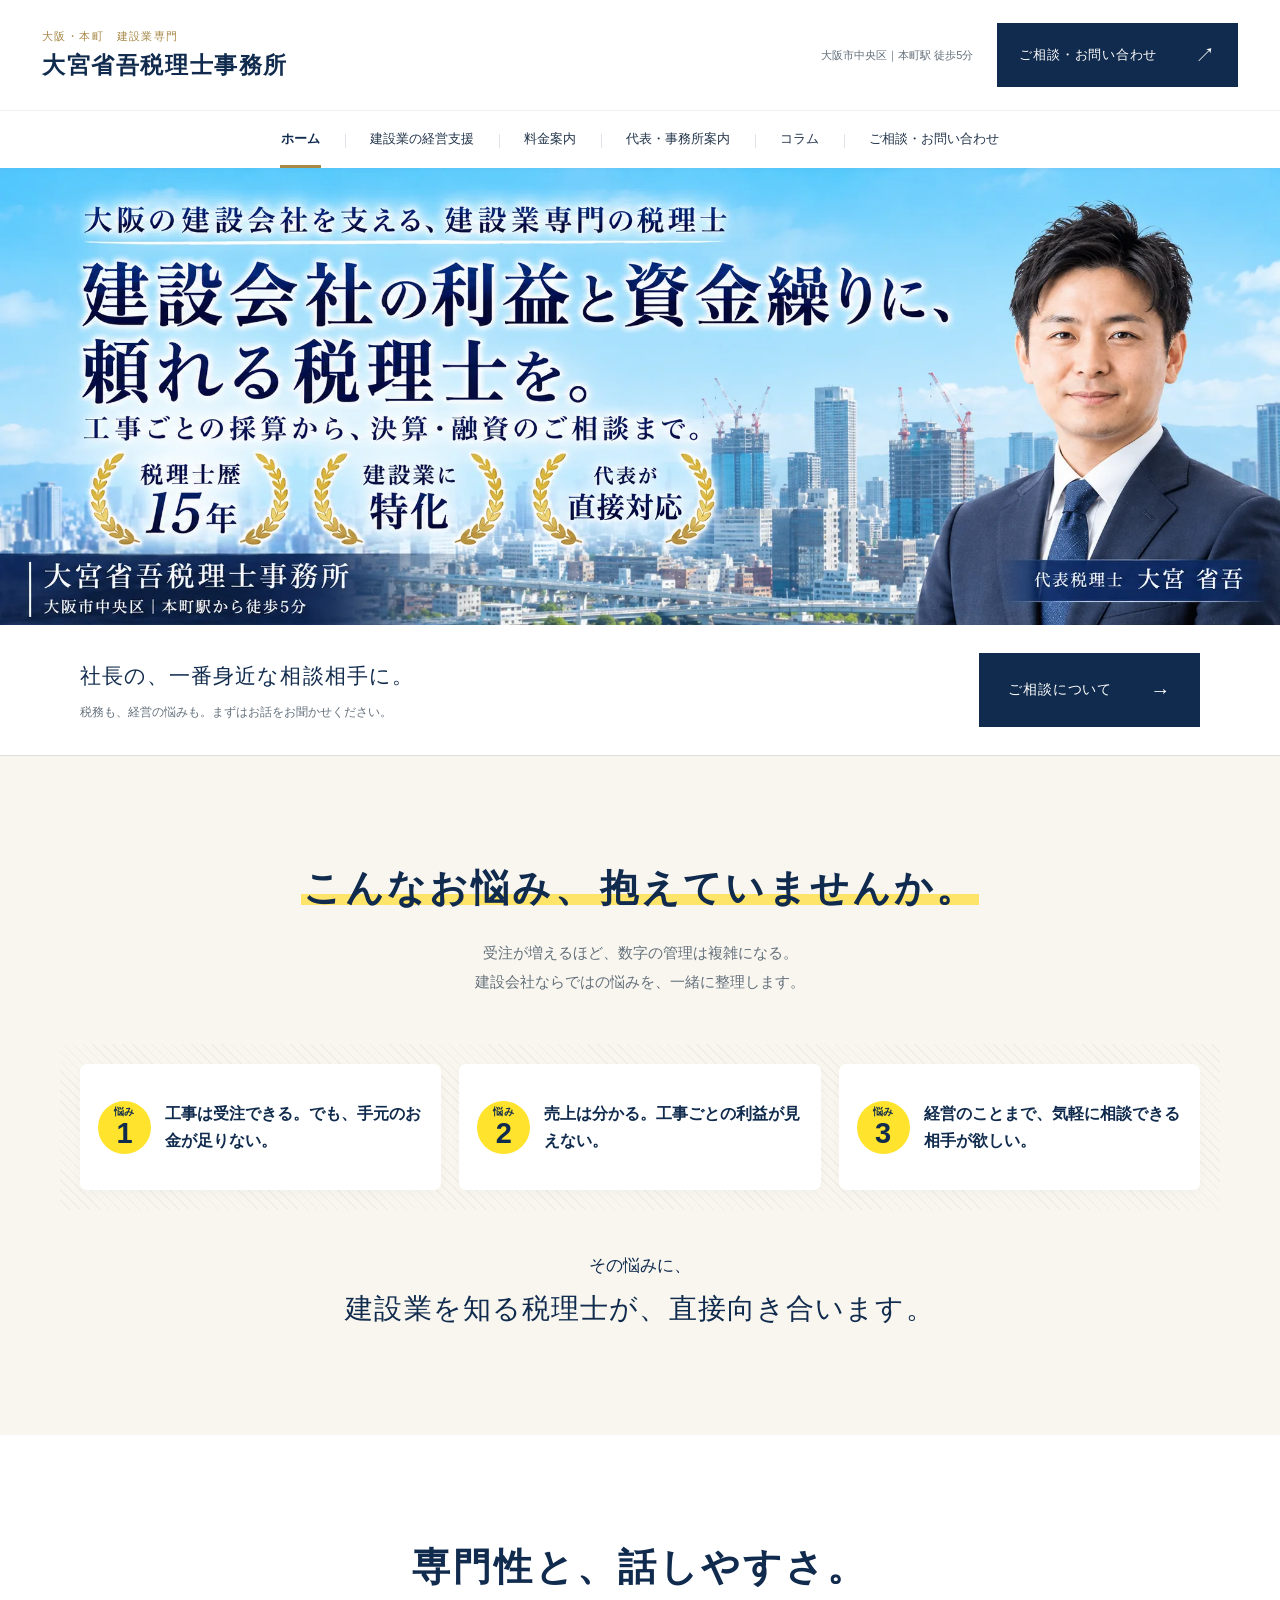
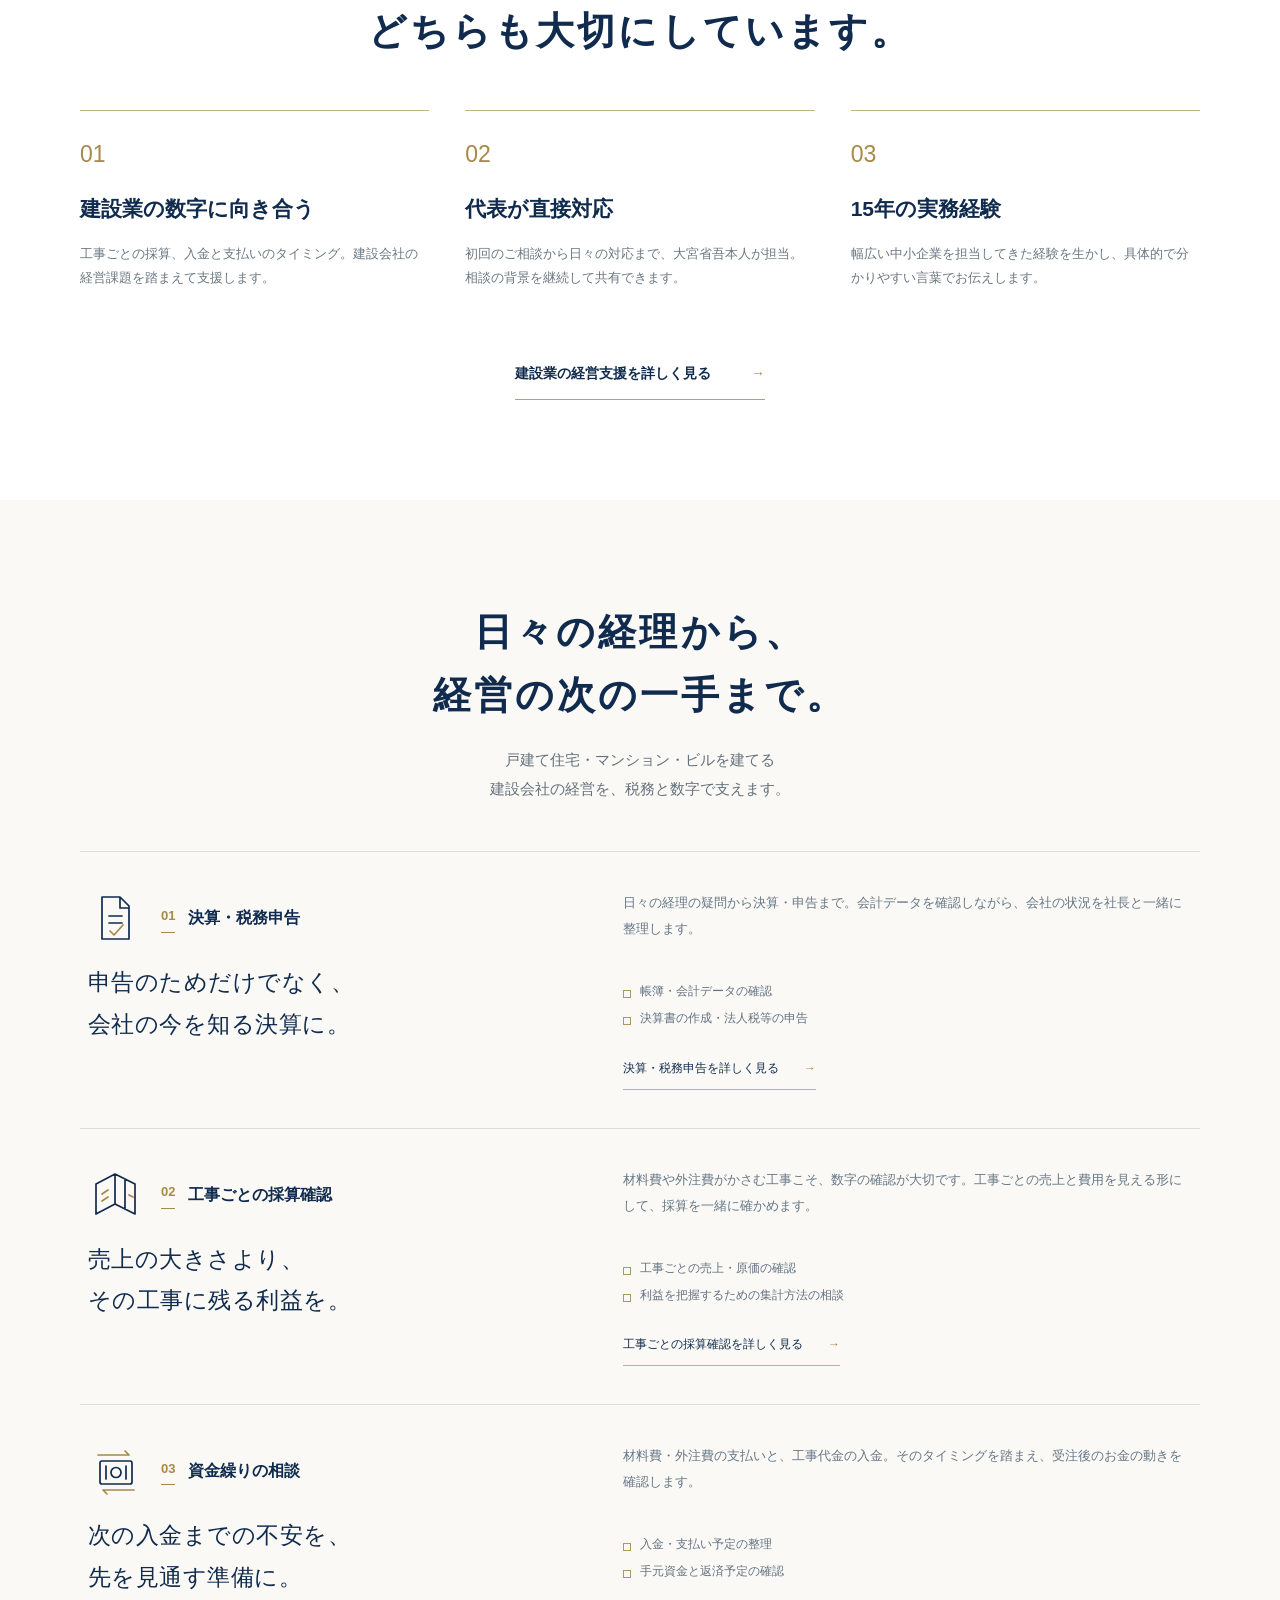
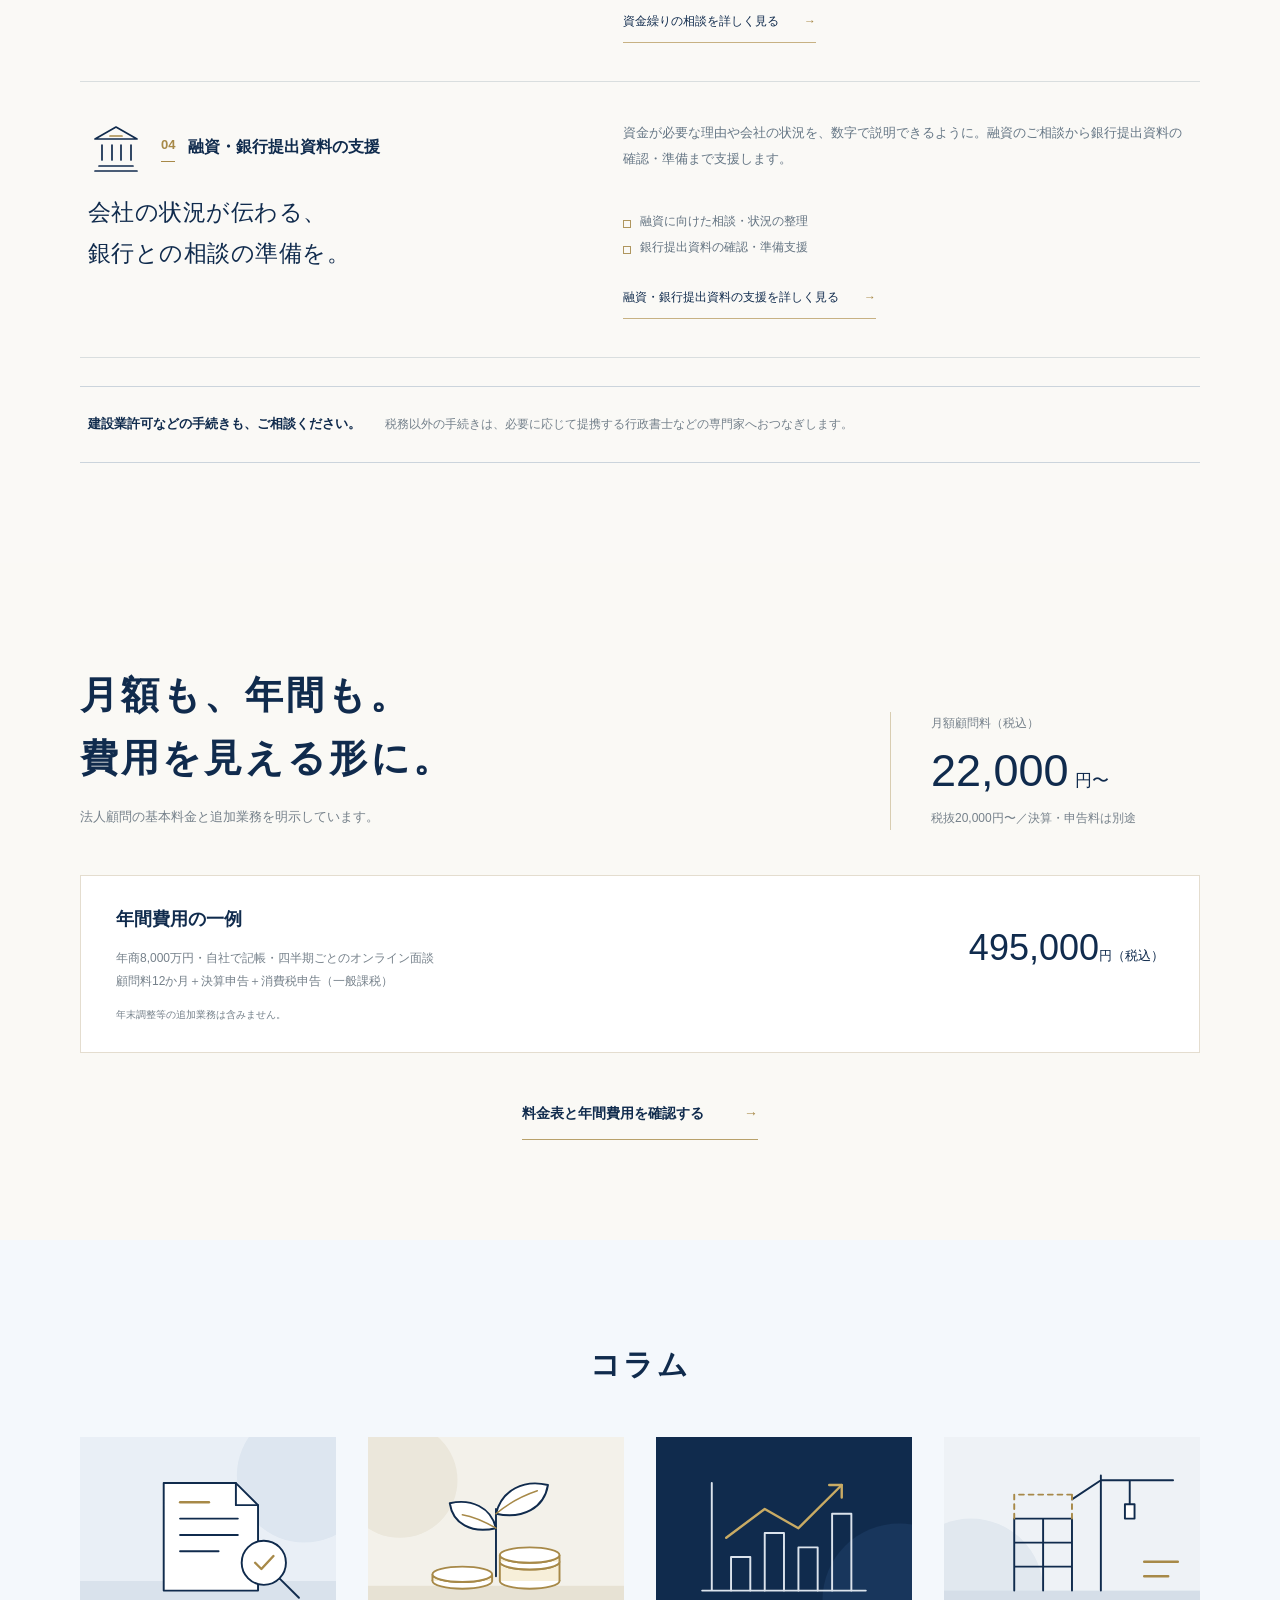
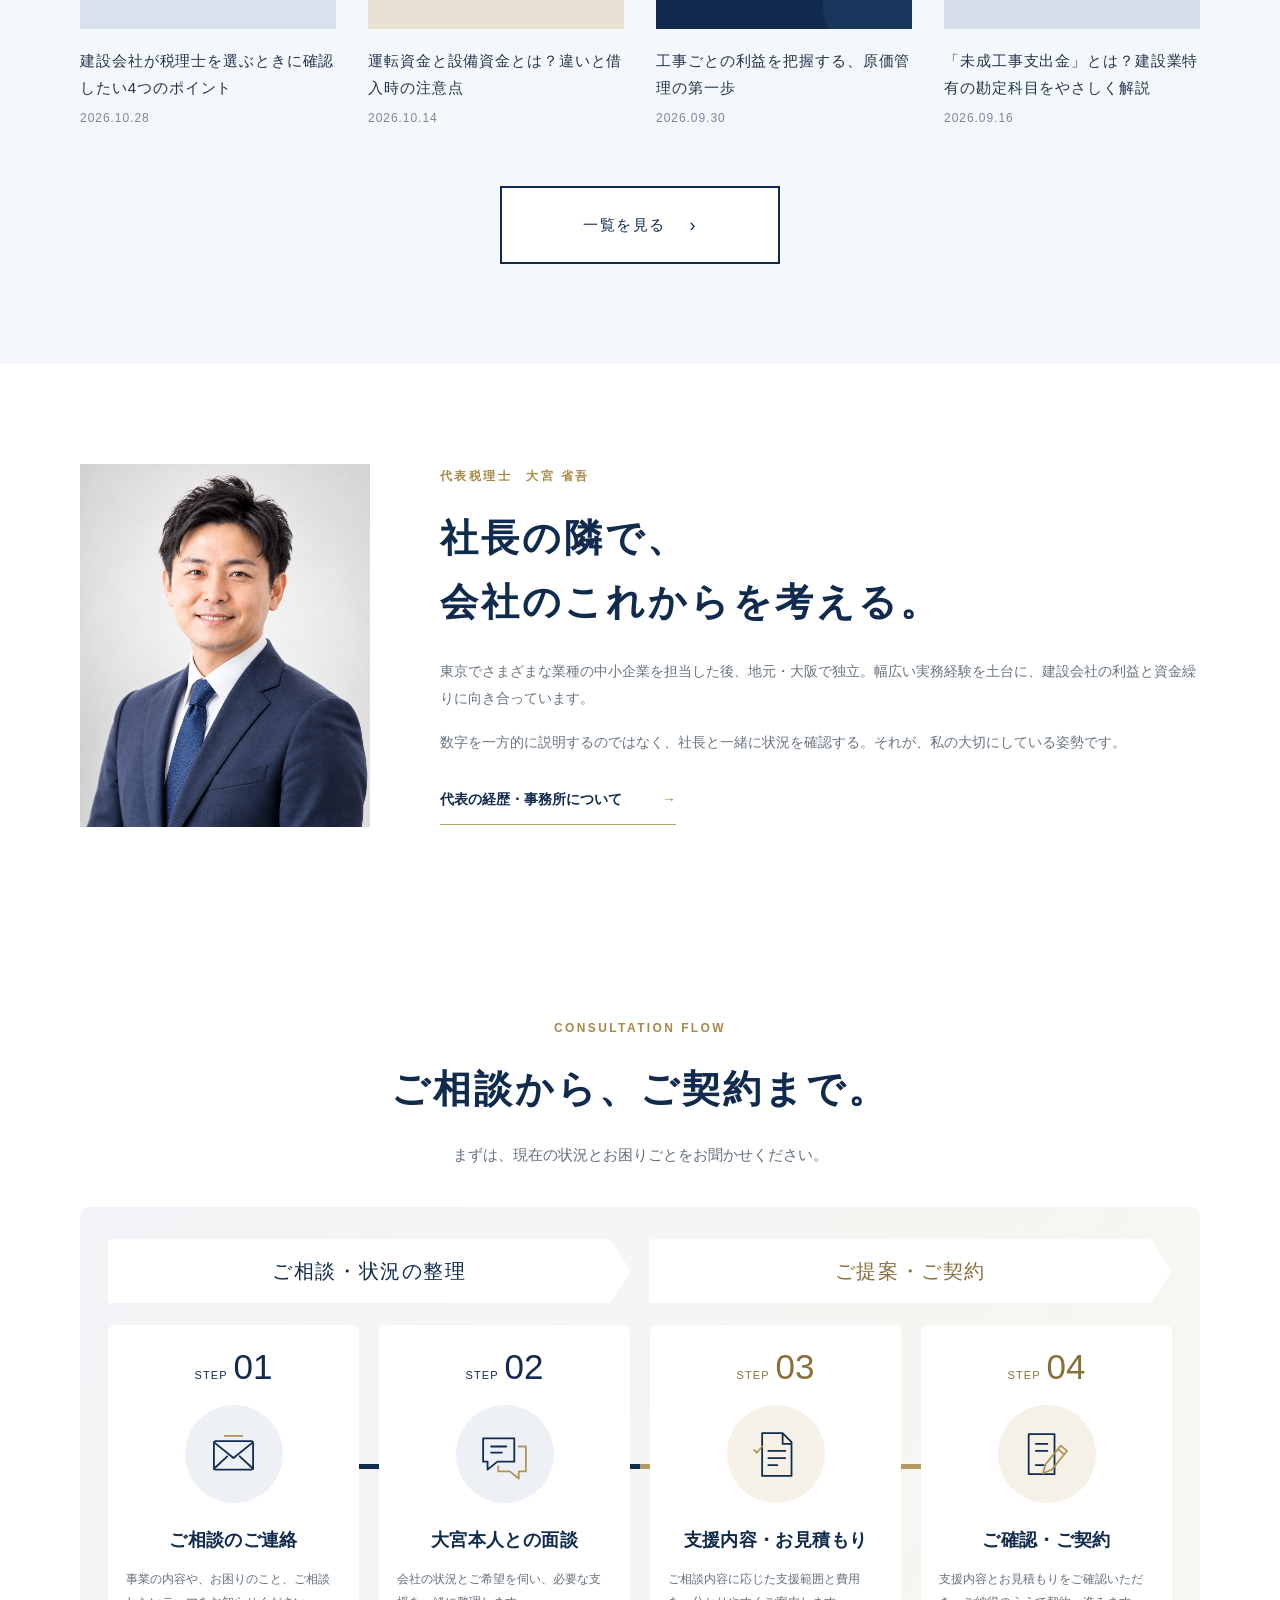
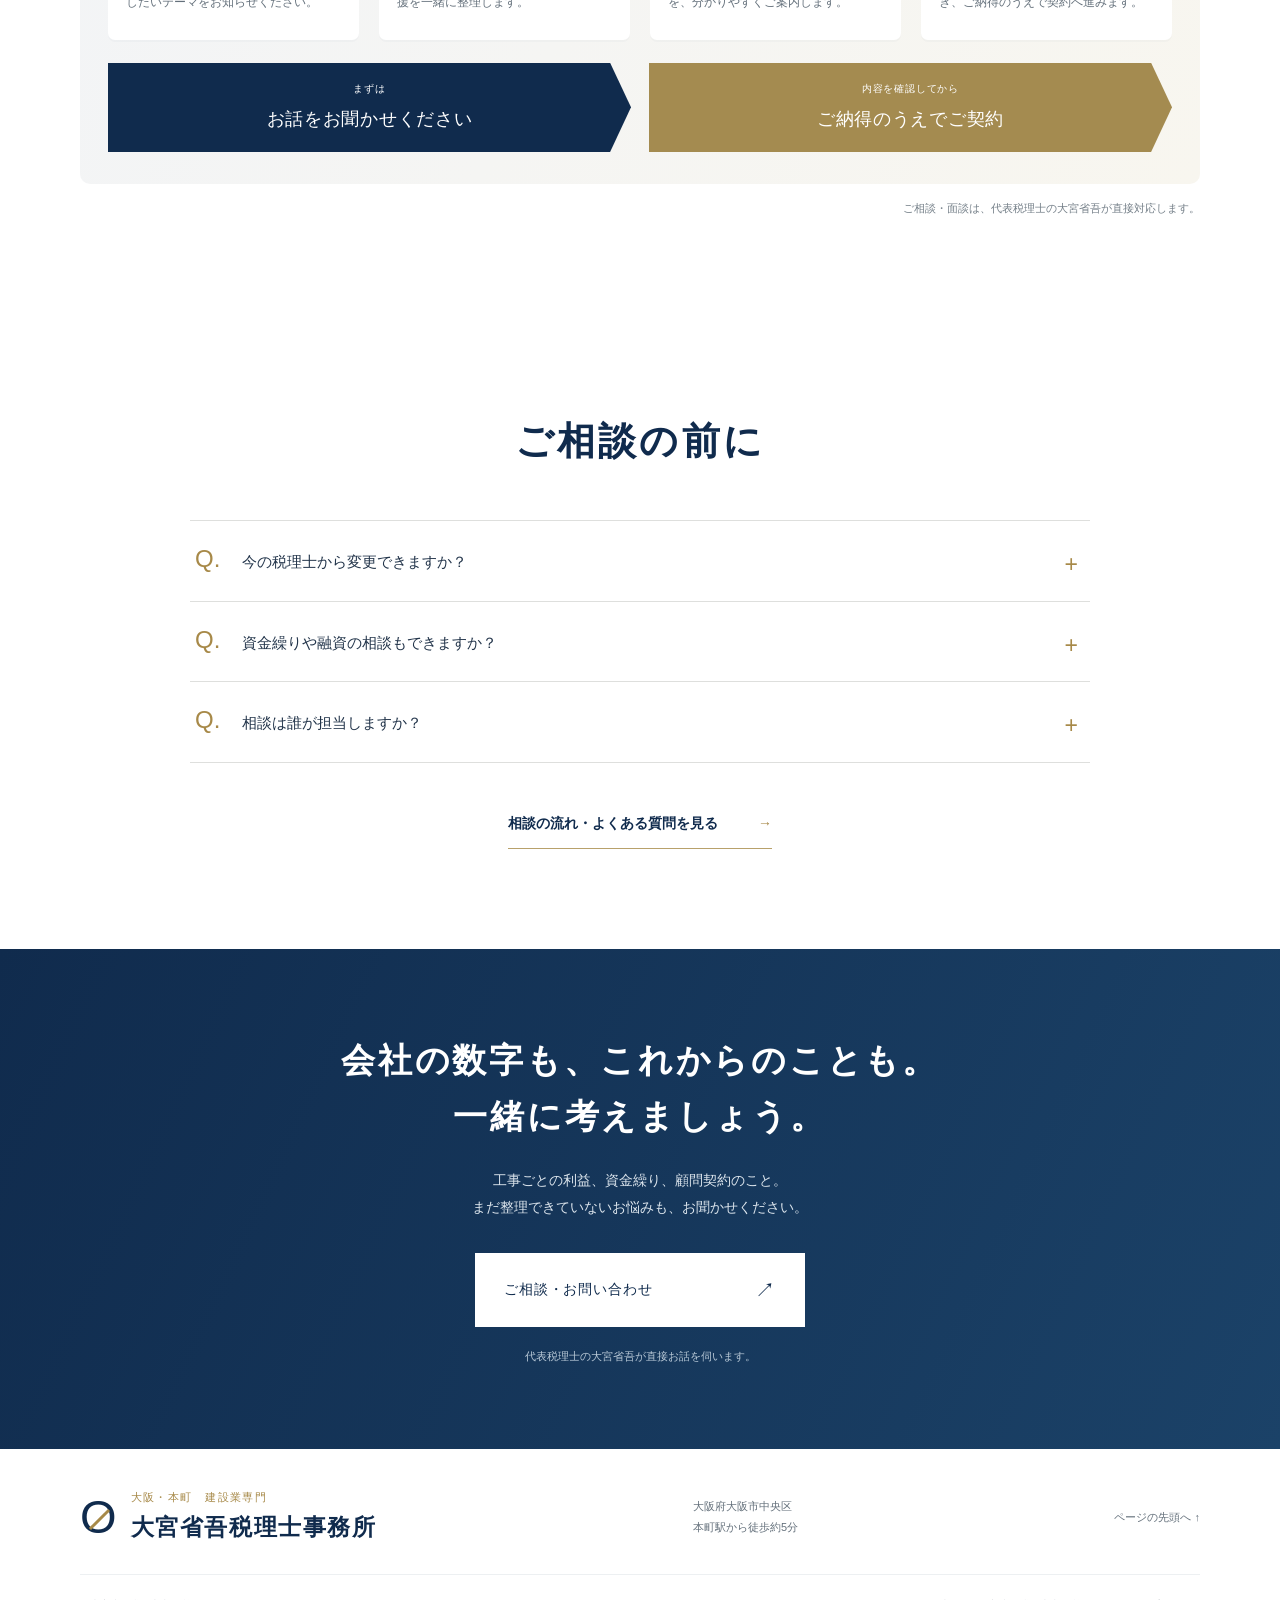
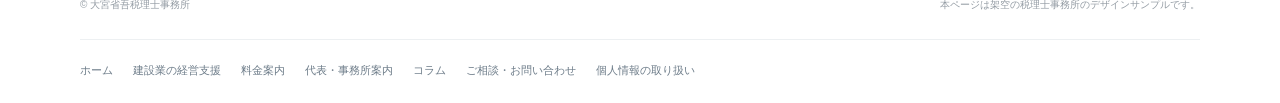
<file: index.html>
<!doctype html><html lang="ja"><head><meta charset="utf-8"><meta name="viewport" content="width=device-width,initial-scale=1"><title>大阪の建設会社の税務・経営支援｜大宮省吾税理士事務所</title><meta name="description" content="大阪市中央区・本町の建設業専門税理士。大宮省吾が工事の採算、資金繰り、決算・申告を直接支援します。"><meta name="theme-color" content="#102b4d"><link rel="stylesheet" href="assets/style.css"><link rel="stylesheet" href="assets/pages.css"></head><body id="top"><a class="skip" href="#main">本文へ</a><header><div class="header-inner"><a class="brand" href="./"><span><small>大阪・本町　建設業専門</small><strong>大宮省吾税理士事務所</strong></span></a><div class="header-right"><span class="location">大阪市中央区｜本町駅 徒歩5分</span><a class="button compact" href="contact/">ご相談・お問い合わせ <span>↗</span></a></div><button class="menu-button" aria-expanded="false" aria-controls="navigation">メニュー <span>☰</span></button></div><nav id="navigation" aria-label="メインナビゲーション"><a href="./" aria-current="page">ホーム</a><a href="services/">建設業の経営支援</a><a href="fees/">料金案内</a><a href="about/">代表・事務所案内</a><a href="column/">コラム</a><a href="contact/">ご相談・お問い合わせ</a></nav></header><main id="main"><section class="hero" aria-label="建設会社の利益と資金繰りに、頼れる税理士を。"><h1 class="sr-only">大阪の建設会社を支える、建設業専門の税理士。大宮省吾税理士事務所</h1><picture><source media="(max-width:760px)" srcset="assets/key-visual-mobile.webp" width="1024" height="1536"><img class="kv" src="assets/key-visual.webp" width="2048" height="731" alt="建設会社の利益と資金繰りに、頼れる税理士を。工事ごとの採算から、決算・融資のご相談まで。税理士歴15年、建設業に特化、代表が直接対応。大宮省吾税理士事務所。"></picture></section><div class="hero-action"><div><span class="gold-label">社長の、一番身近な相談相手に。</span><p>税務も、経営の悩みも。まずはお話をお聞かせください。</p></div><a class="button" href="contact/">ご相談について <span>→</span></a></div><section class="section concerns" id="concerns"><div class="container"><div class="section-heading"><h2><span class="yellow-marker">こんなお悩み、</span><br class="mobile-only"><span class="yellow-marker">抱えていませんか。</span></h2><p>受注が増えるほど、数字の管理は複雑になる。<br>建設会社ならではの悩みを、一緒に整理します。</p></div><div class="concern-grid concern-points"><article><span class="concern-badge"><small>悩み</small><b>1</b></span><h3>工事は受注できる。<br>でも、手元のお金が足りない。</h3></article><article><span class="concern-badge"><small>悩み</small><b>2</b></span><h3>売上は分かる。<br>工事ごとの利益が見えない。</h3></article><article><span class="concern-badge"><small>悩み</small><b>3</b></span><h3>経営のことまで、<br>気軽に相談できる相手が欲しい。</h3></article></div><div class="concern-end"><span>その悩みに、</span><strong>建設業を知る税理士が、直接向き合います。</strong></div></div></section><section class="section home-strengths"><div class="container"><div class="section-heading"><h2>専門性と、話しやすさ。<br>どちらも大切にしています。</h2></div><div class="home-reasons"><article><span>01</span><h3>建設業の数字に向き合う</h3><p>工事ごとの採算、入金と支払いのタイミング。建設会社の経営課題を踏まえて支援します。</p></article><article><span>02</span><h3>代表が直接対応</h3><p>初回のご相談から日々の対応まで、大宮省吾本人が担当。相談の背景を継続して共有できます。</p></article><article><span>03</span><h3>15年の実務経験</h3><p>幅広い中小企業を担当してきた経験を生かし、具体的で分かりやすい言葉でお伝えします。</p></article></div><div class="center-link"><a class="text-link" href="services/">建設業の経営支援を詳しく見る <span>→</span></a></div></div></section><section class="section construction-services" id="services"><div class="container"><div class="section-heading"><h2>日々の経理から、<br>経営の次の一手まで。</h2><p>戸建て住宅・マンション・ビルを建てる<br>建設会社の経営を、税務と数字で支えます。</p></div><div class="construction-service-list"><article class="construction-service"><div class="construction-service-copy"><p class="service-kicker"><svg class="service-line-icon" viewBox="0 0 56 56" fill="none" stroke="currentColor" stroke-width="1.7" stroke-linecap="round" stroke-linejoin="round" aria-hidden="true"><path d="M14 7h18l9 9v33H14zM32 7v11h9M21 26h13M21 33h13"/><path class="icon-gold" d="m22 41 4 4 9-10"/></svg><span>01</span>決算・税務申告</p><h3>申告のためだけでなく、<br>会社の今を知る決算に。</h3><p class="service-description">日々の経理の疑問から決算・申告まで。会計データを確認しながら、会社の状況を社長と一緒に整理します。</p><ul><li>帳簿・会計データの確認</li><li>決算書の作成・法人税等の申告</li></ul><a class="service-readmore" href="services/#support-1">決算・税務申告を詳しく見る <span>→</span></a></div></article><article class="construction-service"><div class="construction-service-copy"><p class="service-kicker"><svg class="service-line-icon" viewBox="0 0 56 56" fill="none" stroke="currentColor" stroke-width="1.7" stroke-linecap="round" stroke-linejoin="round" aria-hidden="true"><path d="M8 17 27 7l20 10v30L27 37 8 47zM27 7v30M37 12v30"/><path class="icon-gold" d="m14 27 6-4M14 34l6-4M41 28l4 2"/></svg><span>02</span>工事ごとの採算確認</p><h3>売上の大きさより、<br>その工事に残る利益を。</h3><p class="service-description">材料費や外注費がかさむ工事こそ、数字の確認が大切です。工事ごとの売上と費用を見える形にして、採算を一緒に確かめます。</p><ul><li>工事ごとの売上・原価の確認</li><li>利益を把握するための集計方法の相談</li></ul><a class="service-readmore" href="services/#support-2">工事ごとの採算確認を詳しく見る <span>→</span></a></div></article><article class="construction-service"><div class="construction-service-copy"><p class="service-kicker"><svg class="service-line-icon" viewBox="0 0 56 56" fill="none" stroke="currentColor" stroke-width="1.7" stroke-linecap="round" stroke-linejoin="round" aria-hidden="true"><rect x="12" y="18" width="32" height="23" rx="2"/><path d="M18 23v13M38 23v13"/><circle cx="28" cy="29.5" r="5"/><path class="icon-gold" d="M10 12h31l-4-4M46 47H15l4 4"/></svg><span>03</span>資金繰りの相談</p><h3>次の入金までの不安を、<br>先を見通す準備に。</h3><p class="service-description">材料費・外注費の支払いと、工事代金の入金。そのタイミングを踏まえ、受注後のお金の動きを確認します。</p><ul><li>入金・支払い予定の整理</li><li>手元資金と返済予定の確認</li></ul><a class="service-readmore" href="services/#support-3">資金繰りの相談を詳しく見る <span>→</span></a></div></article><article class="construction-service"><div class="construction-service-copy"><p class="service-kicker"><svg class="service-line-icon" viewBox="0 0 56 56" fill="none" stroke="currentColor" stroke-width="1.7" stroke-linecap="round" stroke-linejoin="round" aria-hidden="true"><path d="m7 19 21-12 21 12zM11 46h34M7 51h42M14 25v15M24 25v15M33 25v15M43 25v15"/><path class="icon-gold" d="M22 16h12"/></svg><span>04</span>融資・銀行提出資料の支援</p><h3>会社の状況が伝わる、<br>銀行との相談の準備を。</h3><p class="service-description">資金が必要な理由や会社の状況を、数字で説明できるように。融資のご相談から銀行提出資料の確認・準備まで支援します。</p><ul><li>融資に向けた相談・状況の整理</li><li>銀行提出資料の確認・準備支援</li></ul><a class="service-readmore" href="services/#support-4">融資・銀行提出資料の支援を詳しく見る <span>→</span></a></div></article></div><div class="construction-partnership"><strong>建設業許可などの手続きも、ご相談ください。</strong><p>税務以外の手続きは、必要に応じて提携する行政書士などの専門家へおつなぎします。</p></div></div></section><section class="section pricing home-fees"><div class="container"><div class="heading-split"><div><h2>月額も、年間も。<br>費用を見える形に。</h2><p>法人顧問の基本料金と追加業務を明示しています。</p></div><div class="home-price"><span>月額顧問料（税込）</span><strong>22,000<small>円〜</small></strong><span>税抜20,000円〜／決算・申告料は別途</span></div></div><div class="home-annual"><h3>年間費用の一例</h3><p>年商8,000万円・自社で記帳・四半期ごとのオンライン面談<br>顧問料12か月＋決算申告＋消費税申告（一般課税）</p><strong>495,000<small>円（税込）</small></strong><p class="fine">年末調整等の追加業務は含みません。</p></div><div class="center-link"><a class="text-link" href="fees/">料金表と年間費用を確認する <span>→</span></a></div></div></section><section class="section home-column" id="column"><div class="container"><div class="section-heading"><h2>コラム</h2></div><ul class="column-grid"><li class="column-card"><a href="column/tax-accountant-selection/"><img src="assets/column/tax-accountant.svg" alt="" width="640" height="400" loading="lazy"><h3>建設会社が税理士を選ぶときに確認したい4つのポイント</h3><time datetime="2026-10-28">2026.10.28</time></a></li><li class="column-card"><a href="column/working-and-equipment-funds/"><img src="assets/column/working-capital.svg" alt="" width="640" height="400" loading="lazy"><h3>運転資金と設備資金とは？違いと借入時の注意点</h3><time datetime="2026-10-14">2026.10.14</time></a></li><li class="column-card"><a href="column/project-cost-management/"><img src="assets/column/cost-control.svg" alt="" width="640" height="400" loading="lazy"><h3>工事ごとの利益を把握する、原価管理の第一歩</h3><time datetime="2026-09-30">2026.09.30</time></a></li><li class="column-card"><a href="column/work-in-progress/"><img src="assets/column/work-in-progress.svg" alt="" width="640" height="400" loading="lazy"><h3>「未成工事支出金」とは？建設業特有の勘定科目をやさしく解説</h3><time datetime="2026-09-16">2026.09.16</time></a></li></ul><div class="center-link"><a class="outline-button" href="column/">一覧を見る <span>›</span></a></div></div></section><section class="section"><div class="container home-about"><div class="home-portrait"><img src="assets/representative-portrait.png" alt="代表税理士・大宮省吾の人物イメージ" loading="lazy"></div><div><p class="eyebrow">代表税理士　大宮 省吾</p><h2>社長の隣で、<br>会社のこれからを考える。</h2><p>東京でさまざまな業種の中小企業を担当した後、地元・大阪で独立。幅広い実務経験を土台に、建設会社の利益と資金繰りに向き合っています。</p><p>数字を一方的に説明するのではなく、社長と一緒に状況を確認する。それが、私の大切にしている姿勢です。</p><a class="text-link" href="about/">代表の経歴・事務所について <span>→</span></a></div></div></section><section class="section flow process" id="flow"><div class="container"><div class="section-heading"><p class="eyebrow">CONSULTATION FLOW</p><h2>ご相談から、ご契約まで。</h2><p>まずは、現在の状況とお困りごとをお聞かせください。</p></div><div class="process-board"><div class="process-phases" aria-hidden="true"><div>ご相談・状況の整理</div><div>ご提案・ご契約</div></div><ol class="process-cards" aria-label="ご相談からご契約までの4ステップ"><li><div class="process-number"><span>STEP</span><b>01</b></div><div class="process-icon"><svg viewBox="0 0 64 64" fill="none" stroke="currentColor" stroke-width="2" stroke-linecap="round" stroke-linejoin="round" aria-hidden="true"><rect x="10" y="17" width="44" height="32" rx="2"/><path d="m11 19 21 17 21-17M10 48l15-14M54 48 39 34"/><path class="accent" d="M22 11h20"/></svg></div><h3>ご相談のご連絡</h3><p>事業の内容や、お困りのこと、ご相談したいテーマをお知らせください。</p></li><li><div class="process-number"><span>STEP</span><b>02</b></div><div class="process-icon"><svg viewBox="0 0 64 64" fill="none" stroke="currentColor" stroke-width="2" stroke-linecap="round" stroke-linejoin="round" aria-hidden="true"><path d="M8 14h35v26H24L13 49v-9H8z"/><path class="accent" d="M48 23h8v28h-8v8l-10-8H25v-6"/><path d="M17 23h17M17 30h12"/></svg></div><h3>大宮本人との面談</h3><p>会社の状況とご希望を伺い、必要な支援を一緒に整理します。</p></li><li><div class="process-number"><span>STEP</span><b>03</b></div><div class="process-icon"><svg viewBox="0 0 64 64" fill="none" stroke="currentColor" stroke-width="2" stroke-linecap="round" stroke-linejoin="round" aria-hidden="true"><path d="M17 8h23l10 10v38H17zM40 8v12h10M24 28h19M24 36h19M24 44h10"/><path class="accent" d="m8 27 3 3 6-7"/></svg></div><h3>支援内容・お見積もり</h3><p>ご相談内容に応じた支援範囲と費用を、分かりやすくご案内します。</p></li><li><div class="process-number"><span>STEP</span><b>04</b></div><div class="process-icon"><svg viewBox="0 0 64 64" fill="none" stroke="currentColor" stroke-width="2" stroke-linecap="round" stroke-linejoin="round" aria-hidden="true"><path d="M12 9h29v45H12zM20 20h13M20 28h13M20 44h9"/><path class="accent" d="m31 43 17-21 7 6-17 21-10 4zM45 26l7 6"/></svg></div><h3>ご確認・ご契約</h3><p>支援内容とお見積もりをご確認いただき、ご納得のうえで契約へ進みます。</p></li></ol><div class="process-bands" aria-hidden="true"><div><span>まずは</span>お話をお聞かせください</div><div><span>内容を確認してから</span>ご納得のうえでご契約</div></div></div><p class="process-note">ご相談・面談は、代表税理士の大宮省吾が直接対応します。</p></div></section><section class="section faq"><div class="container narrow"><div class="section-heading"><h2>ご相談の前に</h2></div><details><summary><span>Q.</span>今の税理士から変更できますか？</summary><p>現在のご契約状況や変更を考えている理由を伺い、引き継ぎの進め方をご相談します。</p></details><details><summary><span>Q.</span>資金繰りや融資の相談もできますか？</summary><p>はい。税務申告に加え、入出金のタイミングを踏まえた資金繰りの相談や銀行提出資料の確認・準備も支援します。</p></details><details><summary><span>Q.</span>相談は誰が担当しますか？</summary><p>代表税理士の大宮省吾が、直接お話を伺います。</p></details><div class="center-link"><a class="text-link" href="contact/#faq">相談の流れ・よくある質問を見る <span>→</span></a></div></div></section><section class="contact"><div class="container"><h2>会社の数字も、これからのことも。<br>一緒に考えましょう。</h2><p>工事ごとの利益、資金繰り、顧問契約のこと。<br>まだ整理できていないお悩みも、お聞かせください。</p><a class="button light" href="contact/">ご相談・お問い合わせ <span>↗</span></a><p class="contact-caption">代表税理士の大宮省吾が直接お話を伺います。</p></div></section></main><footer><div class="container footer-top"><a class="brand" href="./"><span class="brand-symbol" aria-hidden="true">O<span></span></span><span><small>大阪・本町　建設業専門</small><strong>大宮省吾税理士事務所</strong></span></a><p>大阪府大阪市中央区<br>本町駅から徒歩約5分</p><a href="#top">ページの先頭へ ↑</a></div><div class="container footer-bottom"><small>© 大宮省吾税理士事務所</small><small>本ページは架空の税理士事務所のデザインサンプルです。</small></div><div class="container footer-links"><a href="./">ホーム</a><a href="services/">建設業の経営支援</a><a href="fees/">料金案内</a><a href="about/">代表・事務所案内</a><a href="column/">コラム</a><a href="contact/">ご相談・お問い合わせ</a><a href="contact/#privacy">個人情報の取り扱い</a></div></footer><script src="assets/main.js"></script></body></html>
</file>
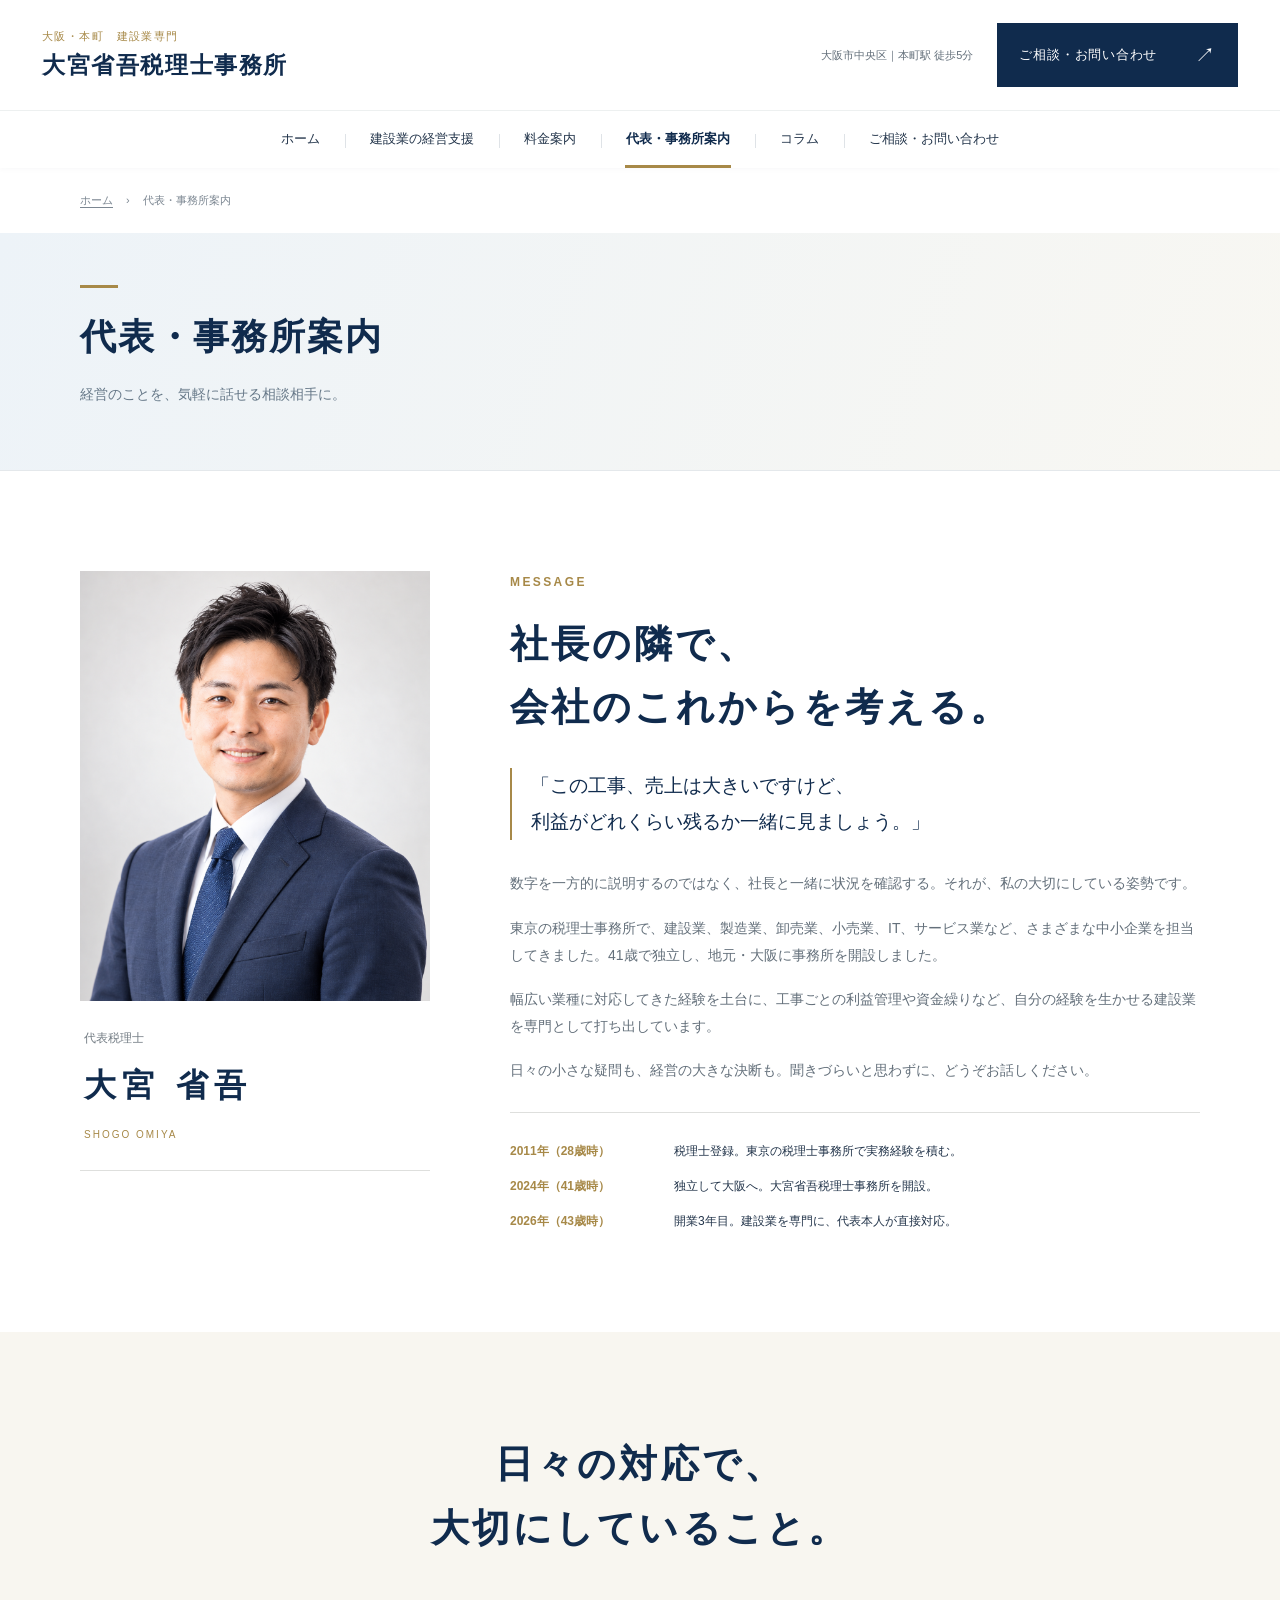
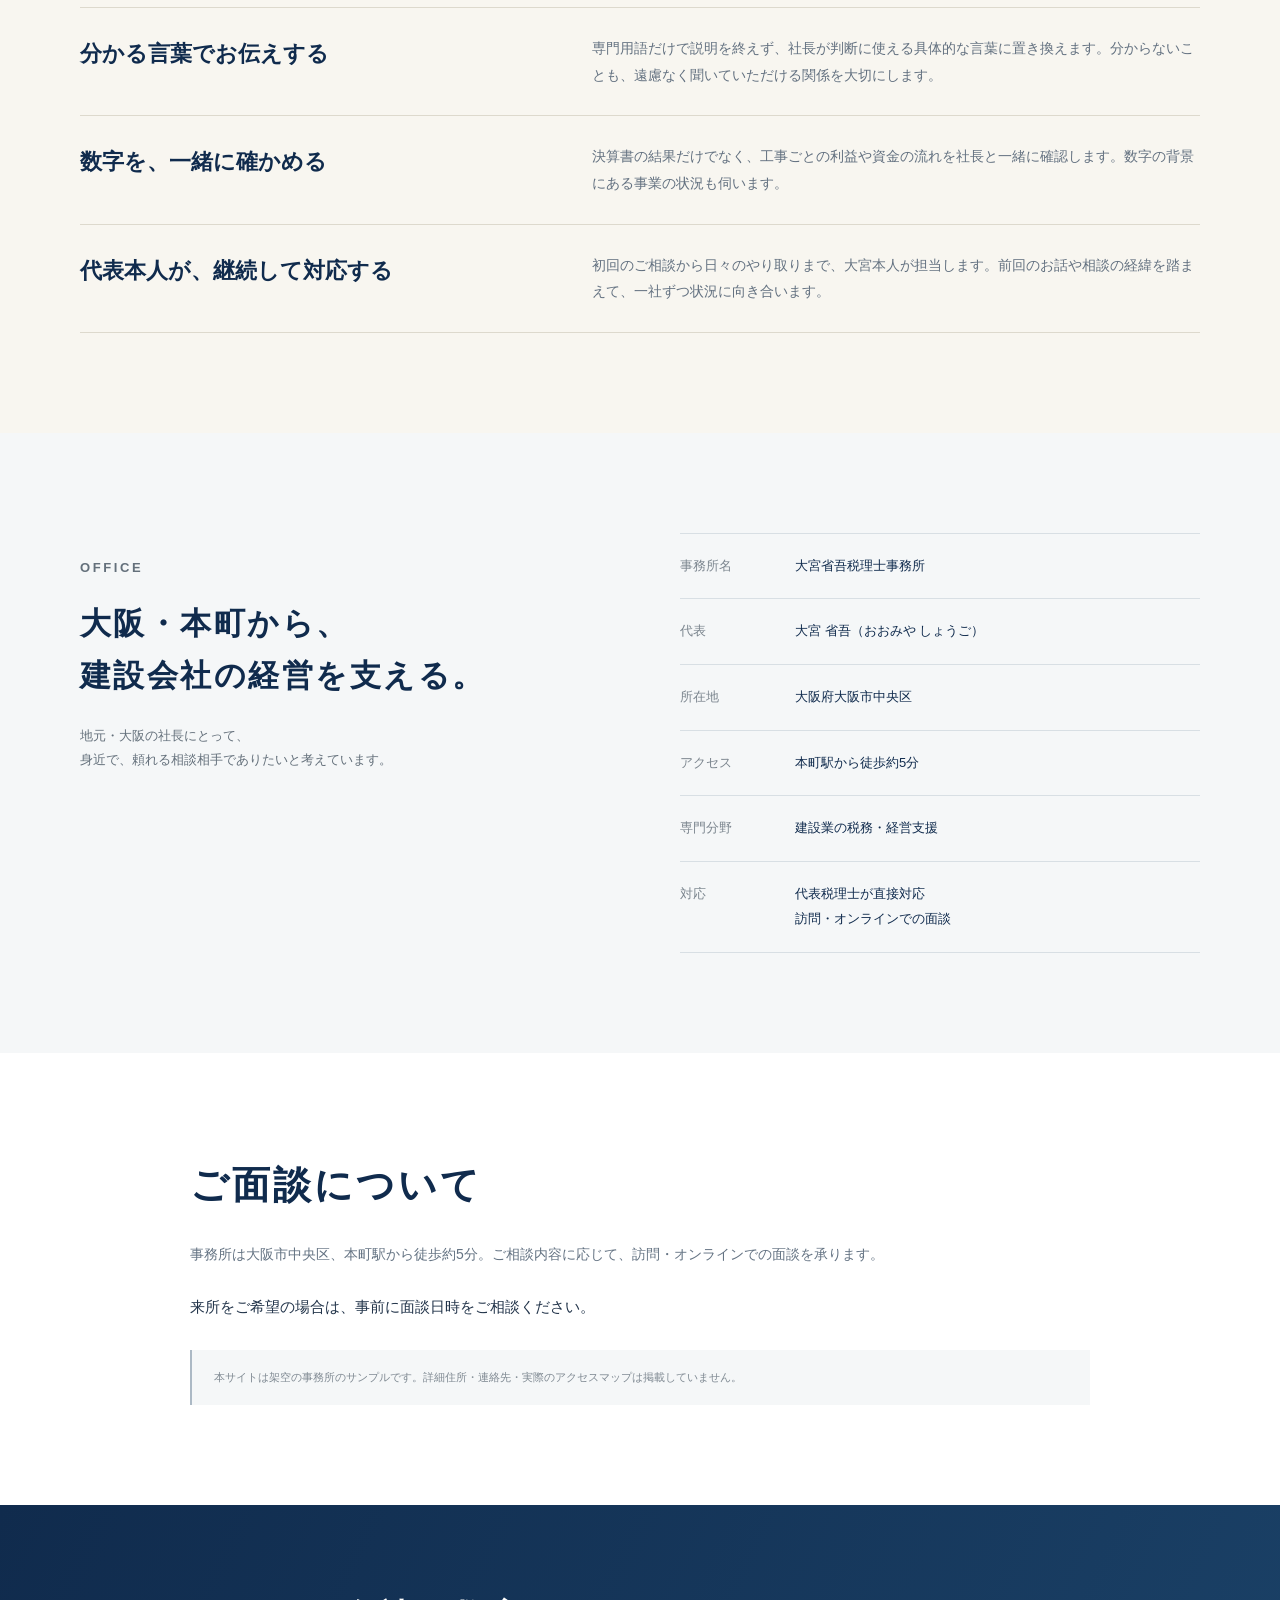
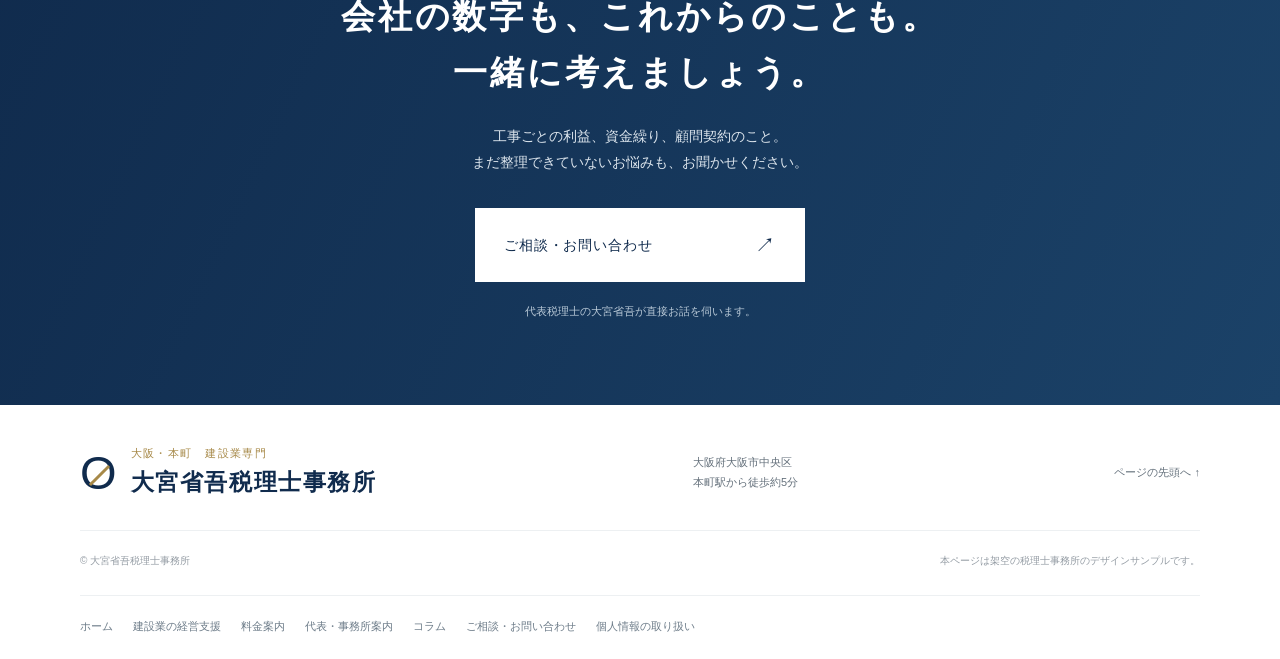
<file: about/index.html>
<!doctype html><html lang="ja"><head><meta charset="utf-8"><meta name="viewport" content="width=device-width,initial-scale=1"><title>代表・事務所案内｜大宮省吾税理士事務所</title><meta name="description" content="代表税理士・大宮省吾の経歴と対応方針。大阪市中央区、本町駅から徒歩約5分の税理士事務所です。"><meta name="theme-color" content="#102b4d"><link rel="stylesheet" href="../assets/style.css"><link rel="stylesheet" href="../assets/pages.css"></head><body id="top"><a class="skip" href="#main">本文へ</a><header><div class="header-inner"><a class="brand" href="../"><span><small>大阪・本町　建設業専門</small><strong>大宮省吾税理士事務所</strong></span></a><div class="header-right"><span class="location">大阪市中央区｜本町駅 徒歩5分</span><a class="button compact" href="../contact/">ご相談・お問い合わせ <span>↗</span></a></div><button class="menu-button" aria-expanded="false" aria-controls="navigation">メニュー <span>☰</span></button></div><nav id="navigation" aria-label="メインナビゲーション"><a href="../">ホーム</a><a href="../services/">建設業の経営支援</a><a href="../fees/">料金案内</a><a href="./" aria-current="page">代表・事務所案内</a><a href="../column/">コラム</a><a href="../contact/">ご相談・お問い合わせ</a></nav></header><main id="main"><div class="breadcrumb container"><a href="../">ホーム</a><span>›</span><span>代表・事務所案内</span></div><section class="page-title"><div class="container"><span class="title-rule"></span><h1>代表・事務所案内</h1><p>経営のことを、気軽に話せる相談相手に。</p></div></section><section class="section representative" id="representative"><div class="container representative-grid"><div class="portrait-column"><div class="portrait"><img src="../assets/representative-portrait.png" alt="笑顔で少し斜めを向いた代表税理士・大宮省吾の人物イメージ" loading="lazy" width="1024" height="1280"></div><div class="name"><small>代表税理士</small><h3>大宮 省吾</h3><span>SHOGO OMIYA</span></div></div><div class="representative-copy"><p class="eyebrow">MESSAGE</p><h2>社長の隣で、<br>会社のこれからを考える。</h2><p class="lead">「この工事、売上は大きいですけど、<br>利益がどれくらい残るか一緒に見ましょう。」</p><p>数字を一方的に説明するのではなく、社長と一緒に状況を確認する。それが、私の大切にしている姿勢です。</p><p>東京の税理士事務所で、建設業、製造業、卸売業、小売業、IT、サービス業など、さまざまな中小企業を担当してきました。41歳で独立し、地元・大阪に事務所を開設しました。</p><p>幅広い業種に対応してきた経験を土台に、工事ごとの利益管理や資金繰りなど、自分の経験を生かせる建設業を専門として打ち出しています。</p><p>日々の小さな疑問も、経営の大きな決断も。聞きづらいと思わずに、どうぞお話しください。</p><div class="career"><div><span>2011年（28歳時）</span><p>税理士登録。東京の税理士事務所で実務経験を積む。</p></div><div><span>2024年（41歳時）</span><p>独立して大阪へ。大宮省吾税理士事務所を開設。</p></div><div><span>2026年（43歳時）</span><p>開業3年目。建設業を専門に、代表本人が直接対応。</p></div></div></div></div></section><section class="section practice-values"><div class="container"><div class="section-heading"><h2>日々の対応で、<br>大切にしていること。</h2></div><div class="values-list"><article><h3>分かる言葉でお伝えする</h3><p>専門用語だけで説明を終えず、社長が判断に使える具体的な言葉に置き換えます。分からないことも、遠慮なく聞いていただける関係を大切にします。</p></article><article><h3>数字を、一緒に確かめる</h3><p>決算書の結果だけでなく、工事ごとの利益や資金の流れを社長と一緒に確認します。数字の背景にある事業の状況も伺います。</p></article><article><h3>代表本人が、継続して対応する</h3><p>初回のご相談から日々のやり取りまで、大宮本人が担当します。前回のお話や相談の経緯を踏まえて、一社ずつ状況に向き合います。</p></article></div></div></section><section class="section office" id="office"><div class="container office-grid"><div><p class="eyebrow">OFFICE</p><h2>大阪・本町から、<br>建設会社の経営を支える。</h2><p>地元・大阪の社長にとって、<br>身近で、頼れる相談相手でありたいと考えています。</p></div><dl><div><dt>事務所名</dt><dd>大宮省吾税理士事務所</dd></div><div><dt>代表</dt><dd>大宮 省吾（おおみや しょうご）</dd></div><div><dt>所在地</dt><dd>大阪府大阪市中央区</dd></div><div><dt>アクセス</dt><dd>本町駅から徒歩約5分</dd></div><div><dt>専門分野</dt><dd>建設業の税務・経営支援</dd></div><div><dt>対応</dt><dd>代表税理士が直接対応<br>訪問・オンラインでの面談</dd></div></dl></div></section><section class="section"><div class="container narrow"><h2>ご面談について</h2><p class="section-lead">事務所は大阪市中央区、本町駅から徒歩約5分。ご相談内容に応じて、訪問・オンラインでの面談を承ります。</p><p>来所をご希望の場合は、事前に面談日時をご相談ください。</p><p class="demo-note">本サイトは架空の事務所のサンプルです。詳細住所・連絡先・実際のアクセスマップは掲載していません。</p></div></section><section class="contact"><div class="container"><h2>会社の数字も、これからのことも。<br>一緒に考えましょう。</h2><p>工事ごとの利益、資金繰り、顧問契約のこと。<br>まだ整理できていないお悩みも、お聞かせください。</p><a class="button light" href="../contact/">ご相談・お問い合わせ <span>↗</span></a><p class="contact-caption">代表税理士の大宮省吾が直接お話を伺います。</p></div></section></main><footer><div class="container footer-top"><a class="brand" href="../"><span class="brand-symbol" aria-hidden="true">O<span></span></span><span><small>大阪・本町　建設業専門</small><strong>大宮省吾税理士事務所</strong></span></a><p>大阪府大阪市中央区<br>本町駅から徒歩約5分</p><a href="#top">ページの先頭へ ↑</a></div><div class="container footer-bottom"><small>© 大宮省吾税理士事務所</small><small>本ページは架空の税理士事務所のデザインサンプルです。</small></div><div class="container footer-links"><a href="../">ホーム</a><a href="../services/">建設業の経営支援</a><a href="../fees/">料金案内</a><a href="./">代表・事務所案内</a><a href="../column/">コラム</a><a href="../contact/">ご相談・お問い合わせ</a><a href="../contact/#privacy">個人情報の取り扱い</a></div></footer><script src="../assets/main.js"></script></body></html>
</file>
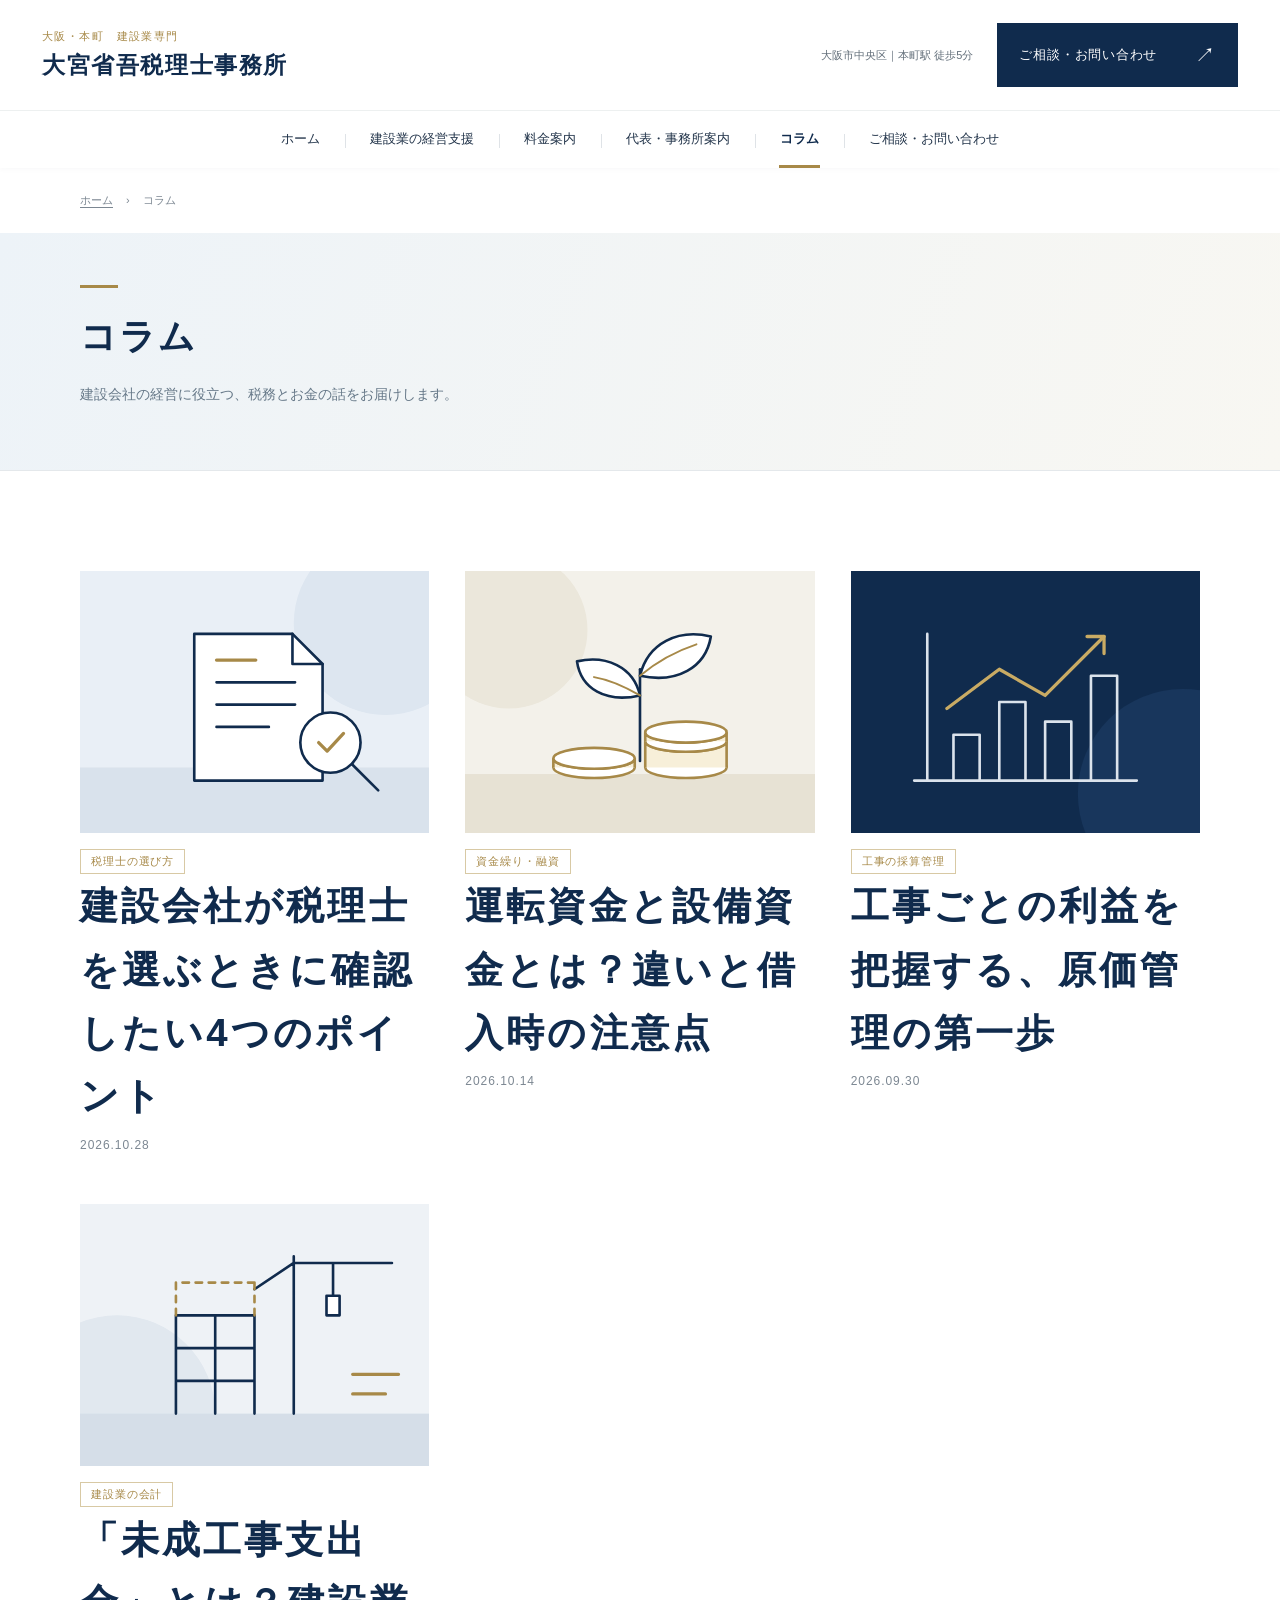
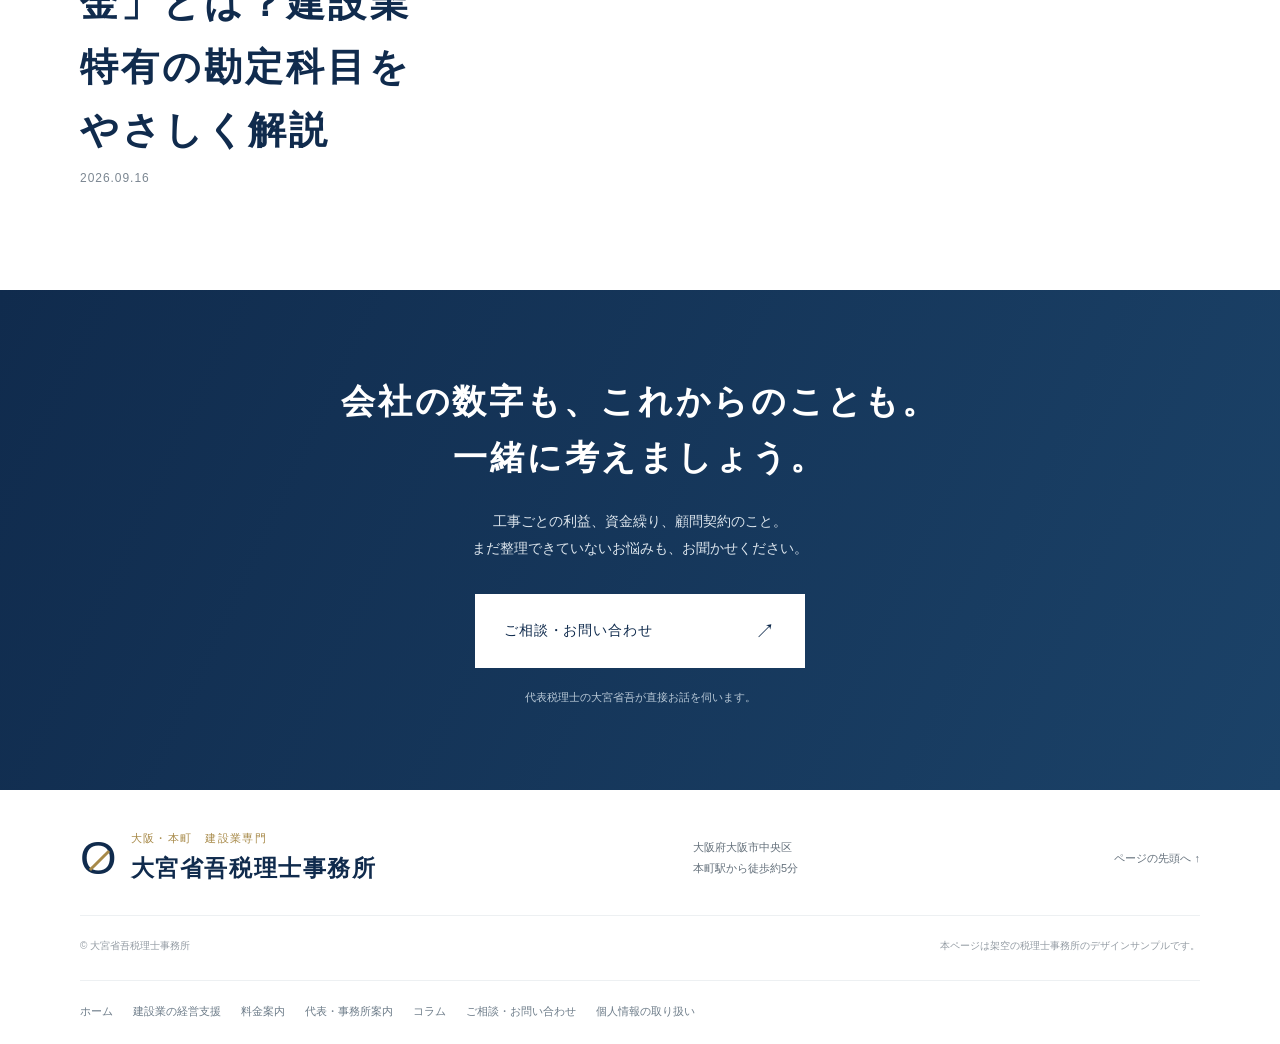
<file: column/index.html>
<!doctype html><html lang="ja"><head><meta charset="utf-8"><meta name="viewport" content="width=device-width,initial-scale=1"><title>コラム｜大宮省吾税理士事務所</title><meta name="description" content="建設会社の税務・会計・資金繰りに役立つ情報を、大阪の建設業専門税理士がお届けします。"><meta name="theme-color" content="#102b4d"><link rel="stylesheet" href="../assets/style.css"><link rel="stylesheet" href="../assets/pages.css"></head><body id="top"><a class="skip" href="#main">本文へ</a><header><div class="header-inner"><a class="brand" href="../"><span><small>大阪・本町　建設業専門</small><strong>大宮省吾税理士事務所</strong></span></a><div class="header-right"><span class="location">大阪市中央区｜本町駅 徒歩5分</span><a class="button compact" href="../contact/">ご相談・お問い合わせ <span>↗</span></a></div><button class="menu-button" aria-expanded="false" aria-controls="navigation">メニュー <span>☰</span></button></div><nav id="navigation" aria-label="メインナビゲーション"><a href="../">ホーム</a><a href="../services/">建設業の経営支援</a><a href="../fees/">料金案内</a><a href="../about/">代表・事務所案内</a><a href="../column/" aria-current="page">コラム</a><a href="../contact/">ご相談・お問い合わせ</a></nav></header><main id="main"><div class="breadcrumb container"><a href="../">ホーム</a><span>›</span><span>コラム</span></div><section class="page-title"><div class="container"><span class="title-rule"></span><h1>コラム</h1><p>建設会社の経営に役立つ、税務とお金の話をお届けします。</p></div></section><section class="section column-list"><div class="container"><ul class="column-grid"><li class="column-card"><a href="tax-accountant-selection/"><img src="../assets/column/tax-accountant.svg" alt="" width="640" height="400" loading="lazy"><span class="column-category">税理士の選び方</span><h2>建設会社が税理士を選ぶときに確認したい4つのポイント</h2><time datetime="2026-10-28">2026.10.28</time></a></li><li class="column-card"><a href="working-and-equipment-funds/"><img src="../assets/column/working-capital.svg" alt="" width="640" height="400" loading="lazy"><span class="column-category">資金繰り・融資</span><h2>運転資金と設備資金とは？違いと借入時の注意点</h2><time datetime="2026-10-14">2026.10.14</time></a></li><li class="column-card"><a href="project-cost-management/"><img src="../assets/column/cost-control.svg" alt="" width="640" height="400" loading="lazy"><span class="column-category">工事の採算管理</span><h2>工事ごとの利益を把握する、原価管理の第一歩</h2><time datetime="2026-09-30">2026.09.30</time></a></li><li class="column-card"><a href="work-in-progress/"><img src="../assets/column/work-in-progress.svg" alt="" width="640" height="400" loading="lazy"><span class="column-category">建設業の会計</span><h2>「未成工事支出金」とは？建設業特有の勘定科目をやさしく解説</h2><time datetime="2026-09-16">2026.09.16</time></a></li></ul></div></section><section class="contact"><div class="container"><h2>会社の数字も、これからのことも。<br>一緒に考えましょう。</h2><p>工事ごとの利益、資金繰り、顧問契約のこと。<br>まだ整理できていないお悩みも、お聞かせください。</p><a class="button light" href="../contact/">ご相談・お問い合わせ <span>↗</span></a><p class="contact-caption">代表税理士の大宮省吾が直接お話を伺います。</p></div></section></main><footer><div class="container footer-top"><a class="brand" href="../"><span class="brand-symbol" aria-hidden="true">O<span></span></span><span><small>大阪・本町　建設業専門</small><strong>大宮省吾税理士事務所</strong></span></a><p>大阪府大阪市中央区<br>本町駅から徒歩約5分</p><a href="#top">ページの先頭へ ↑</a></div><div class="container footer-bottom"><small>© 大宮省吾税理士事務所</small><small>本ページは架空の税理士事務所のデザインサンプルです。</small></div><div class="container footer-links"><a href="../">ホーム</a><a href="../services/">建設業の経営支援</a><a href="../fees/">料金案内</a><a href="../about/">代表・事務所案内</a><a href="../column/">コラム</a><a href="../contact/">ご相談・お問い合わせ</a><a href="../contact/#privacy">個人情報の取り扱い</a></div></footer><script src="../assets/main.js"></script></body></html>
</file>
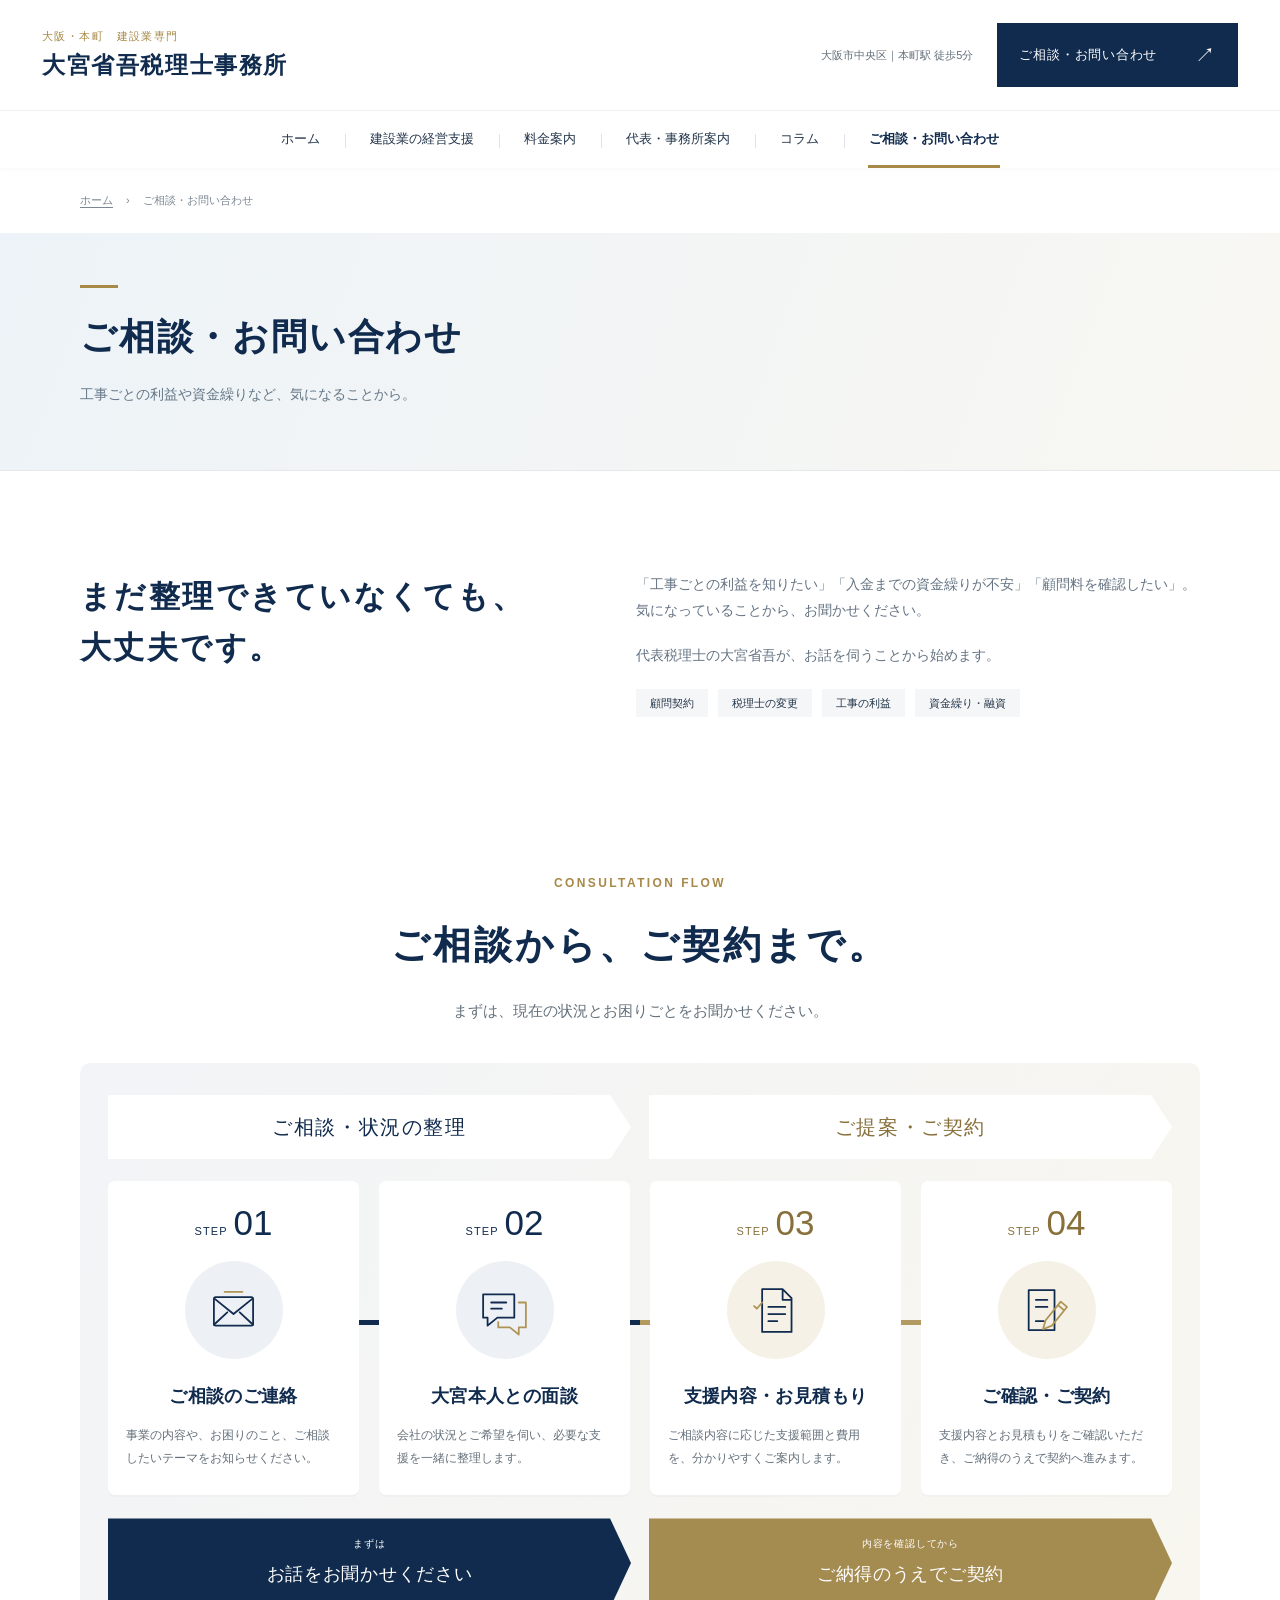
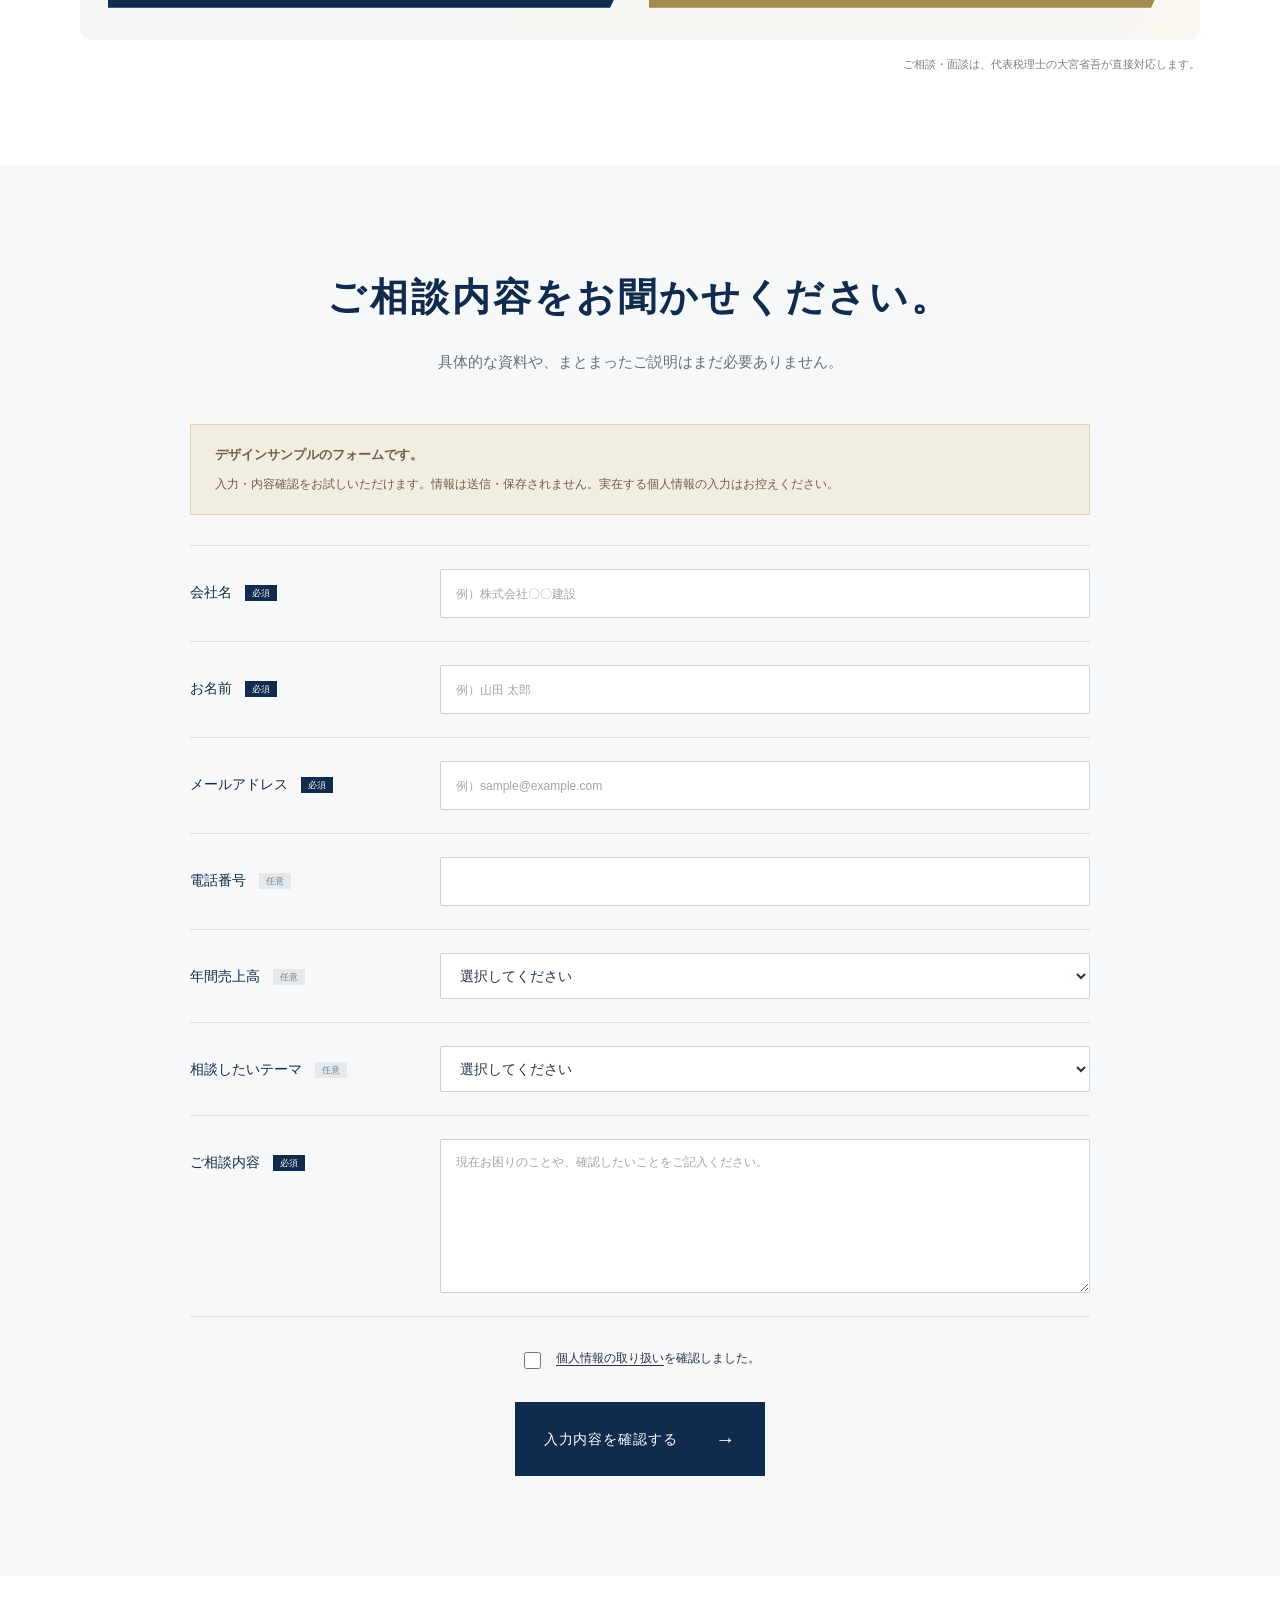
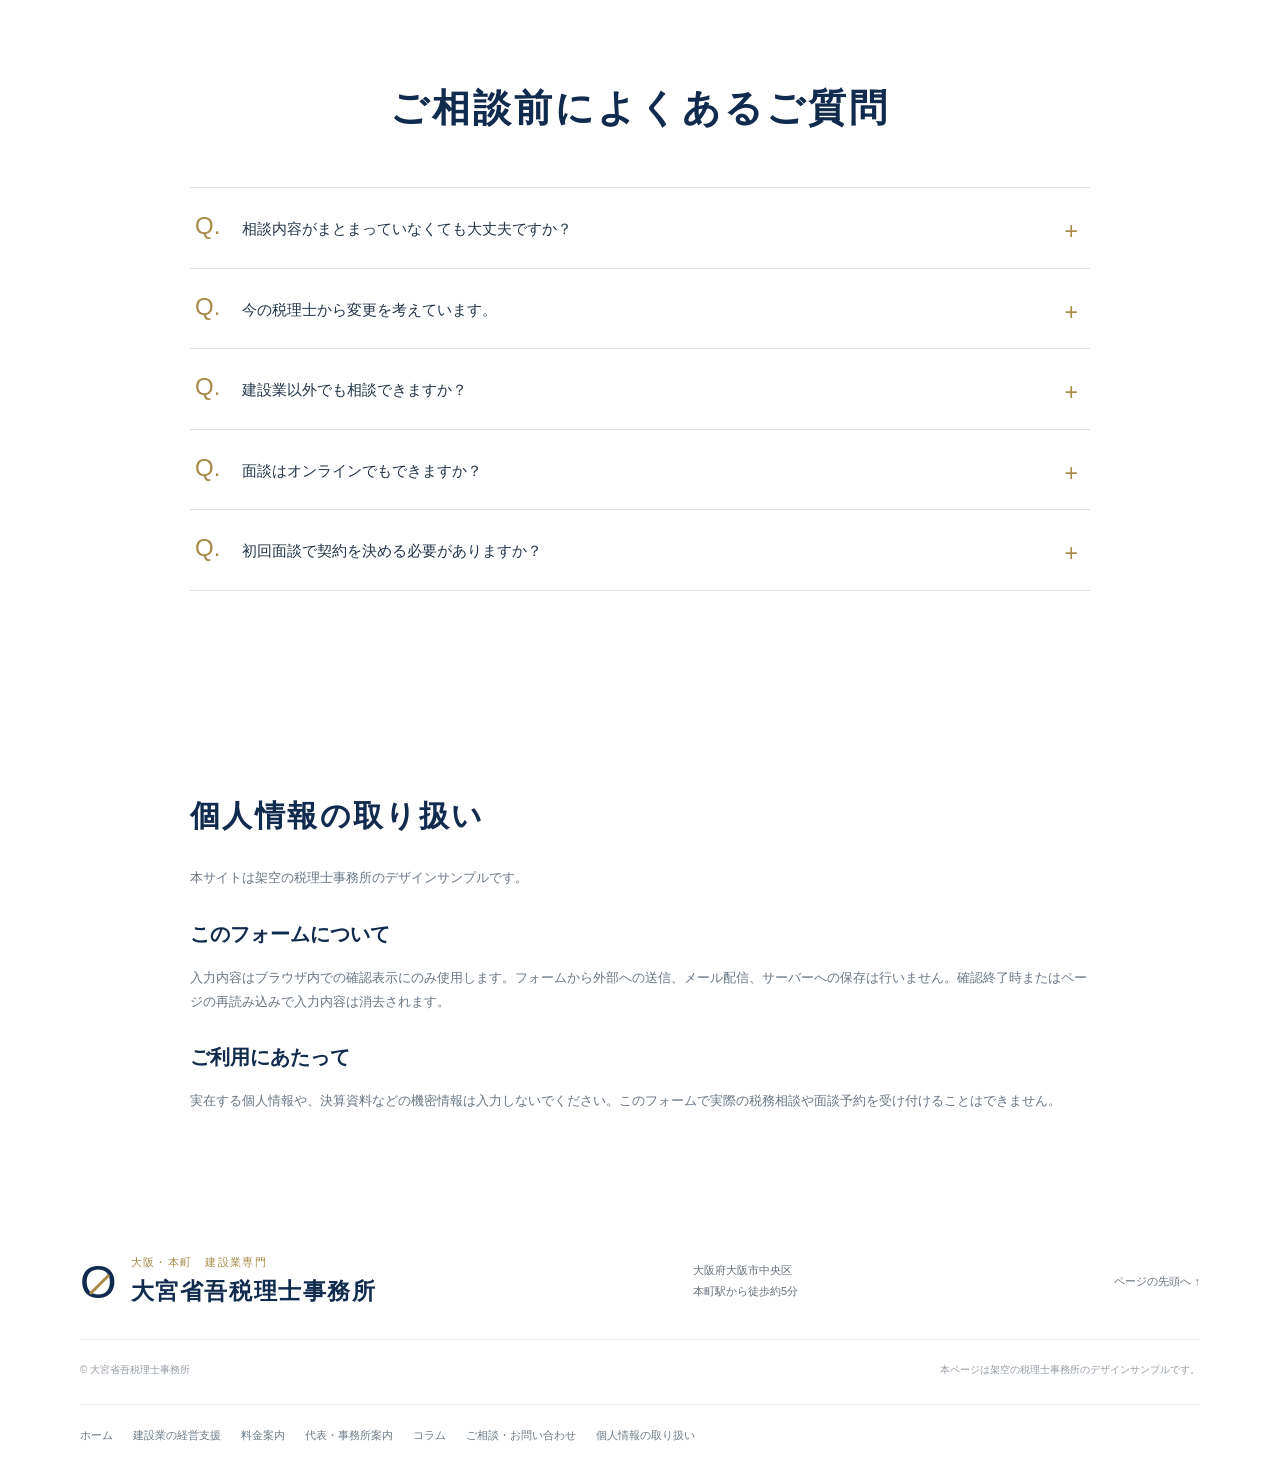
<file: contact/index.html>
<!doctype html><html lang="ja"><head><meta charset="utf-8"><meta name="viewport" content="width=device-width,initial-scale=1"><title>ご相談・お問い合わせ｜大宮省吾税理士事務所</title><meta name="description" content="ご相談から契約までの流れ、よくある質問、入力内容を確認できるデモフォームをご案内します。"><meta name="theme-color" content="#102b4d"><link rel="stylesheet" href="../assets/style.css"><link rel="stylesheet" href="../assets/pages.css"></head><body id="top"><a class="skip" href="#main">本文へ</a><header><div class="header-inner"><a class="brand" href="../"><span><small>大阪・本町　建設業専門</small><strong>大宮省吾税理士事務所</strong></span></a><div class="header-right"><span class="location">大阪市中央区｜本町駅 徒歩5分</span><a class="button compact" href="./">ご相談・お問い合わせ <span>↗</span></a></div><button class="menu-button" aria-expanded="false" aria-controls="navigation">メニュー <span>☰</span></button></div><nav id="navigation" aria-label="メインナビゲーション"><a href="../">ホーム</a><a href="../services/">建設業の経営支援</a><a href="../fees/">料金案内</a><a href="../about/">代表・事務所案内</a><a href="../column/">コラム</a><a href="./" aria-current="page">ご相談・お問い合わせ</a></nav></header><main id="main"><div class="breadcrumb container"><a href="../">ホーム</a><span>›</span><span>ご相談・お問い合わせ</span></div><section class="page-title"><div class="container"><span class="title-rule"></span><h1>ご相談・お問い合わせ</h1><p>工事ごとの利益や資金繰りなど、気になることから。</p></div></section><section class="section contact-intro"><div class="container intro-split"><h2>まだ整理できていなくても、<br>大丈夫です。</h2><div><p>「工事ごとの利益を知りたい」「入金までの資金繰りが不安」「顧問料を確認したい」。気になっていることから、お聞かせください。</p><p>代表税理士の大宮省吾が、お話を伺うことから始めます。</p><div class="tags"><span>顧問契約</span><span>税理士の変更</span><span>工事の利益</span><span>資金繰り・融資</span></div></div></div></section><section class="section flow process" id="flow"><div class="container"><div class="section-heading"><p class="eyebrow">CONSULTATION FLOW</p><h2>ご相談から、ご契約まで。</h2><p>まずは、現在の状況とお困りごとをお聞かせください。</p></div><div class="process-board"><div class="process-phases" aria-hidden="true"><div>ご相談・状況の整理</div><div>ご提案・ご契約</div></div><ol class="process-cards" aria-label="ご相談からご契約までの4ステップ"><li><div class="process-number"><span>STEP</span><b>01</b></div><div class="process-icon"><svg viewBox="0 0 64 64" fill="none" stroke="currentColor" stroke-width="2" stroke-linecap="round" stroke-linejoin="round" aria-hidden="true"><rect x="10" y="17" width="44" height="32" rx="2"/><path d="m11 19 21 17 21-17M10 48l15-14M54 48 39 34"/><path class="accent" d="M22 11h20"/></svg></div><h3>ご相談のご連絡</h3><p>事業の内容や、お困りのこと、ご相談したいテーマをお知らせください。</p></li><li><div class="process-number"><span>STEP</span><b>02</b></div><div class="process-icon"><svg viewBox="0 0 64 64" fill="none" stroke="currentColor" stroke-width="2" stroke-linecap="round" stroke-linejoin="round" aria-hidden="true"><path d="M8 14h35v26H24L13 49v-9H8z"/><path class="accent" d="M48 23h8v28h-8v8l-10-8H25v-6"/><path d="M17 23h17M17 30h12"/></svg></div><h3>大宮本人との面談</h3><p>会社の状況とご希望を伺い、必要な支援を一緒に整理します。</p></li><li><div class="process-number"><span>STEP</span><b>03</b></div><div class="process-icon"><svg viewBox="0 0 64 64" fill="none" stroke="currentColor" stroke-width="2" stroke-linecap="round" stroke-linejoin="round" aria-hidden="true"><path d="M17 8h23l10 10v38H17zM40 8v12h10M24 28h19M24 36h19M24 44h10"/><path class="accent" d="m8 27 3 3 6-7"/></svg></div><h3>支援内容・お見積もり</h3><p>ご相談内容に応じた支援範囲と費用を、分かりやすくご案内します。</p></li><li><div class="process-number"><span>STEP</span><b>04</b></div><div class="process-icon"><svg viewBox="0 0 64 64" fill="none" stroke="currentColor" stroke-width="2" stroke-linecap="round" stroke-linejoin="round" aria-hidden="true"><path d="M12 9h29v45H12zM20 20h13M20 28h13M20 44h9"/><path class="accent" d="m31 43 17-21 7 6-17 21-10 4zM45 26l7 6"/></svg></div><h3>ご確認・ご契約</h3><p>支援内容とお見積もりをご確認いただき、ご納得のうえで契約へ進みます。</p></li></ol><div class="process-bands" aria-hidden="true"><div><span>まずは</span>お話をお聞かせください</div><div><span>内容を確認してから</span>ご納得のうえでご契約</div></div></div><p class="process-note">ご相談・面談は、代表税理士の大宮省吾が直接対応します。</p></div></section><section class="section contact-form-section" id="contact-form-section"><div class="container narrow"><div class="section-heading"><h2>ご相談内容をお聞かせください。</h2><p>具体的な資料や、まとまったご説明はまだ必要ありません。</p></div><div class="form-notice"><strong>デザインサンプルのフォームです。</strong><p>入力・内容確認をお試しいただけます。情報は送信・保存されません。実在する個人情報の入力はお控えください。</p></div><form id="consultation-form"><div id="form-fields"><div class="form-row"><label for="company">会社名 <span class="required">必須</span></label><input id="company" name="company" required maxlength="100" autocomplete="organization" placeholder="例）株式会社〇〇建設"></div><div class="form-row"><label for="person">お名前 <span class="required">必須</span></label><input id="person" name="person" required maxlength="80" autocomplete="name" placeholder="例）山田 太郎"></div><div class="form-row"><label for="email">メールアドレス <span class="required">必須</span></label><input id="email" type="email" name="email" required maxlength="254" autocomplete="email" placeholder="例）sample@example.com"></div><div class="form-row"><label for="phone">電話番号 <span class="optional">任意</span></label><input id="phone" type="tel" name="phone" maxlength="30" autocomplete="tel"></div><div class="form-row"><label for="revenue">年間売上高 <span class="optional">任意</span></label><select id="revenue" name="revenue"><option value="">選択してください</option><option>3,000万円以下</option><option>3,000万円超〜1億円以下</option><option>1億円超〜3億円以下</option><option>3億円超</option><option>創業前・未定</option></select></div><div class="form-row"><label for="topic">相談したいテーマ <span class="optional">任意</span></label><select id="topic" name="topic"><option value="">選択してください</option><option>顧問契約・料金</option><option>税理士の変更</option><option>工事ごとの利益</option><option>資金繰り・融資</option><option>決算・税務申告</option><option>その他</option></select></div><div class="form-row"><label for="message">ご相談内容 <span class="required">必須</span></label><textarea id="message" name="message" required rows="6" maxlength="4000" placeholder="現在お困りのことや、確認したいことをご記入ください。"></textarea></div><label class="privacy-consent"><input type="checkbox" id="consent" required><span><a href="#privacy">個人情報の取り扱い</a>を確認しました。</span></label><div class="form-actions"><button class="button" type="submit">入力内容を確認する <span>→</span></button></div></div><section id="form-confirm" hidden aria-labelledby="confirm-title"><h3 id="confirm-title" tabindex="-1">入力内容の確認</h3><p class="form-help">デモの確認画面です。送信は行われません。</p><dl id="confirmation-values"></dl><div class="form-actions"><button class="back-button" type="button" id="form-back">入力画面に戻る</button><button class="button" type="button" id="form-finish">確認を終了する</button></div></section><div id="form-complete" hidden tabindex="-1" role="status"><h3>内容確認を終了しました。</h3><p>入力情報は送信・保存されていません。</p><button class="button" id="form-reset" type="button">もう一度試す</button></div></form></div></section><section class="section faq" id="faq"><div class="container narrow"><div class="section-heading"><h2>ご相談前によくあるご質問</h2></div><details><summary><span>Q.</span>相談内容がまとまっていなくても大丈夫ですか？</summary><p>はい。現在気になっていることからお聞かせください。会社の状況を伺いながら、相談したいテーマを一緒に整理します。</p></details><details><summary><span>Q.</span>今の税理士から変更を考えています。</summary><p>現在の契約内容や変更を検討されている理由をお聞かせください。引き継ぎに必要な資料や時期について、状況に応じて確認します。</p></details><details><summary><span>Q.</span>建設業以外でも相談できますか？</summary><p>はい。幅広い業種の実務経験があり、既存の他業種の顧問先も継続して支援しています。まずは事業内容をお聞かせください。</p></details><details><summary><span>Q.</span>面談はオンラインでもできますか？</summary><p>はい。オンライン面談に対応しています。訪問をご希望の場合は、場所や面談方法を事前にご相談ください。</p></details><details><summary><span>Q.</span>初回面談で契約を決める必要がありますか？</summary><p>支援内容と費用をご確認いただき、ご納得のうえでご契約へ進みます。まずはお話を伺い、必要な支援を整理します。</p></details></div></section><section class="section privacy-section" id="privacy"><div class="container narrow"><h2>個人情報の取り扱い</h2><p class="section-lead">本サイトは架空の税理士事務所のデザインサンプルです。</p><h3>このフォームについて</h3><p>入力内容はブラウザ内での確認表示にのみ使用します。フォームから外部への送信、メール配信、サーバーへの保存は行いません。確認終了時またはページの再読み込みで入力内容は消去されます。</p><h3>ご利用にあたって</h3><p>実在する個人情報や、決算資料などの機密情報は入力しないでください。このフォームで実際の税務相談や面談予約を受け付けることはできません。</p></div></section></main><footer><div class="container footer-top"><a class="brand" href="../"><span class="brand-symbol" aria-hidden="true">O<span></span></span><span><small>大阪・本町　建設業専門</small><strong>大宮省吾税理士事務所</strong></span></a><p>大阪府大阪市中央区<br>本町駅から徒歩約5分</p><a href="#top">ページの先頭へ ↑</a></div><div class="container footer-bottom"><small>© 大宮省吾税理士事務所</small><small>本ページは架空の税理士事務所のデザインサンプルです。</small></div><div class="container footer-links"><a href="../">ホーム</a><a href="../services/">建設業の経営支援</a><a href="../fees/">料金案内</a><a href="../about/">代表・事務所案内</a><a href="../column/">コラム</a><a href="./">ご相談・お問い合わせ</a><a href="./#privacy">個人情報の取り扱い</a></div></footer><script src="../assets/main.js"></script></body></html>
</file>
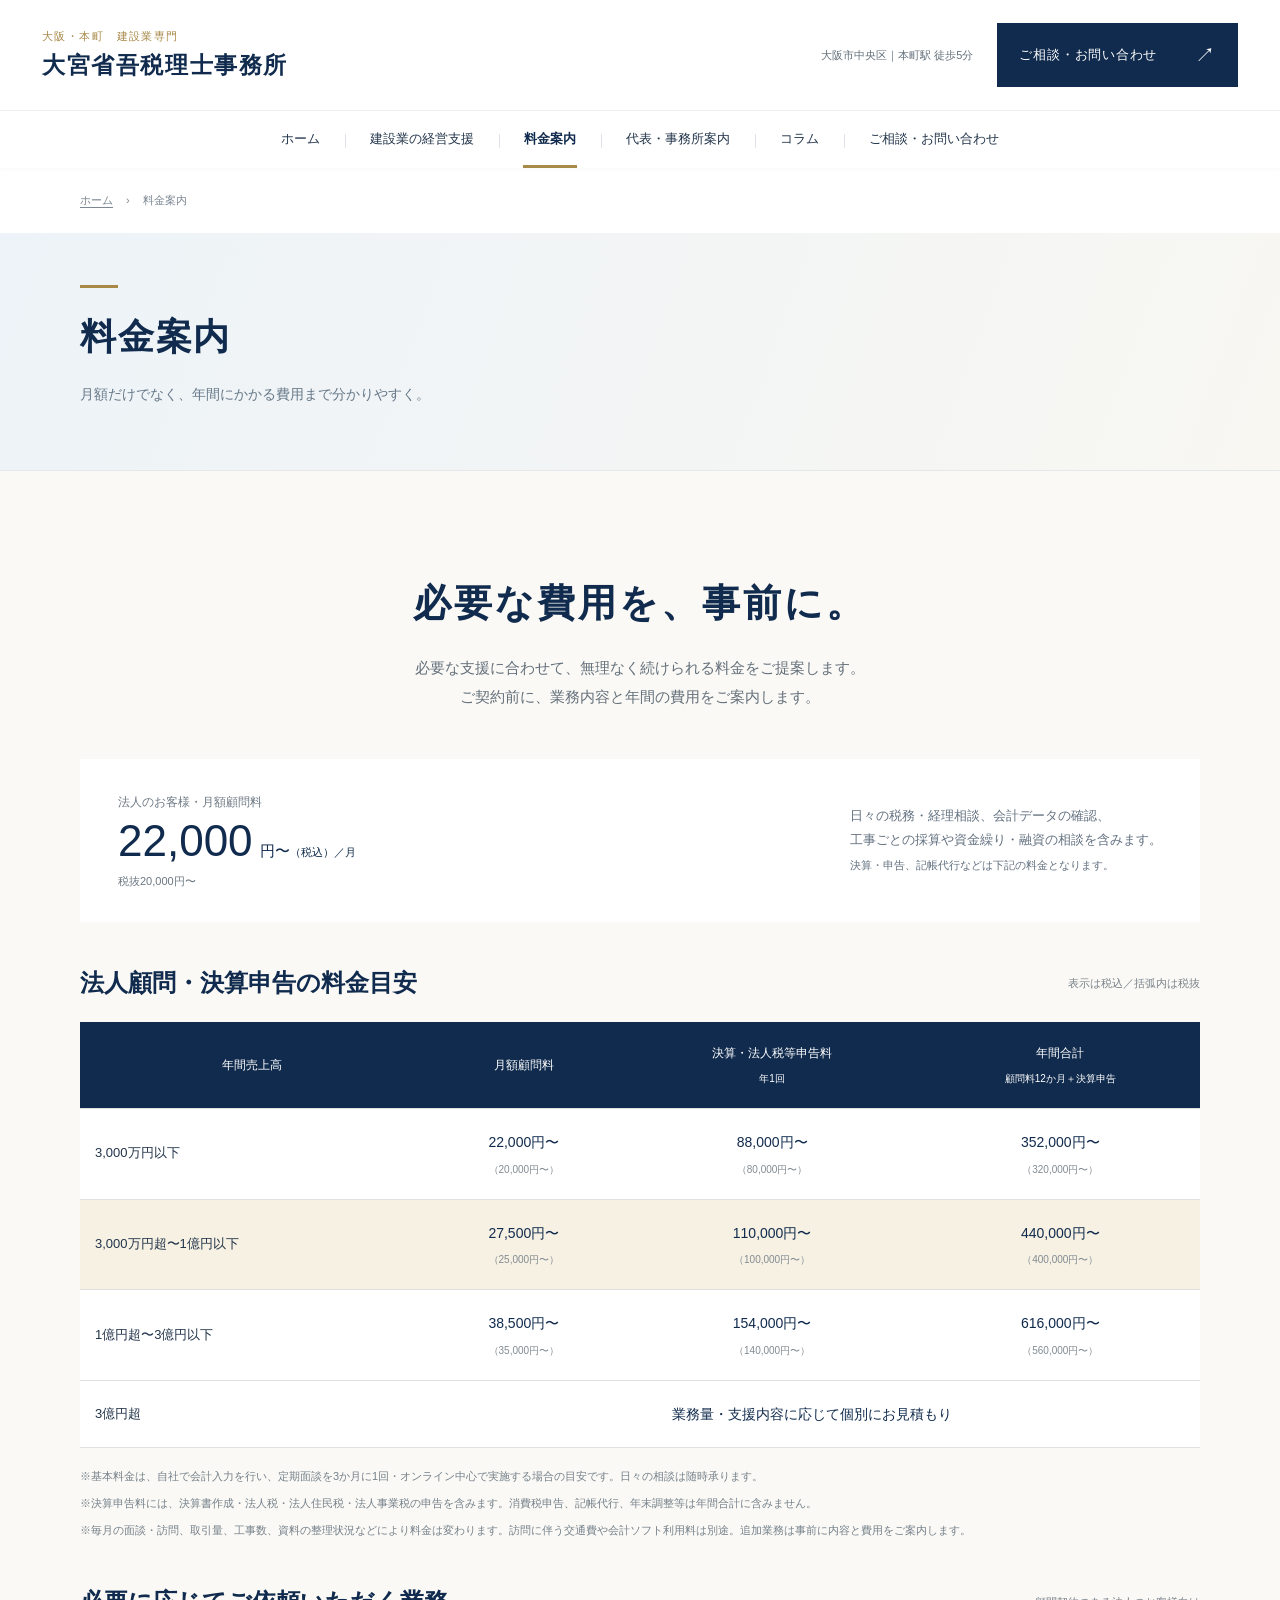
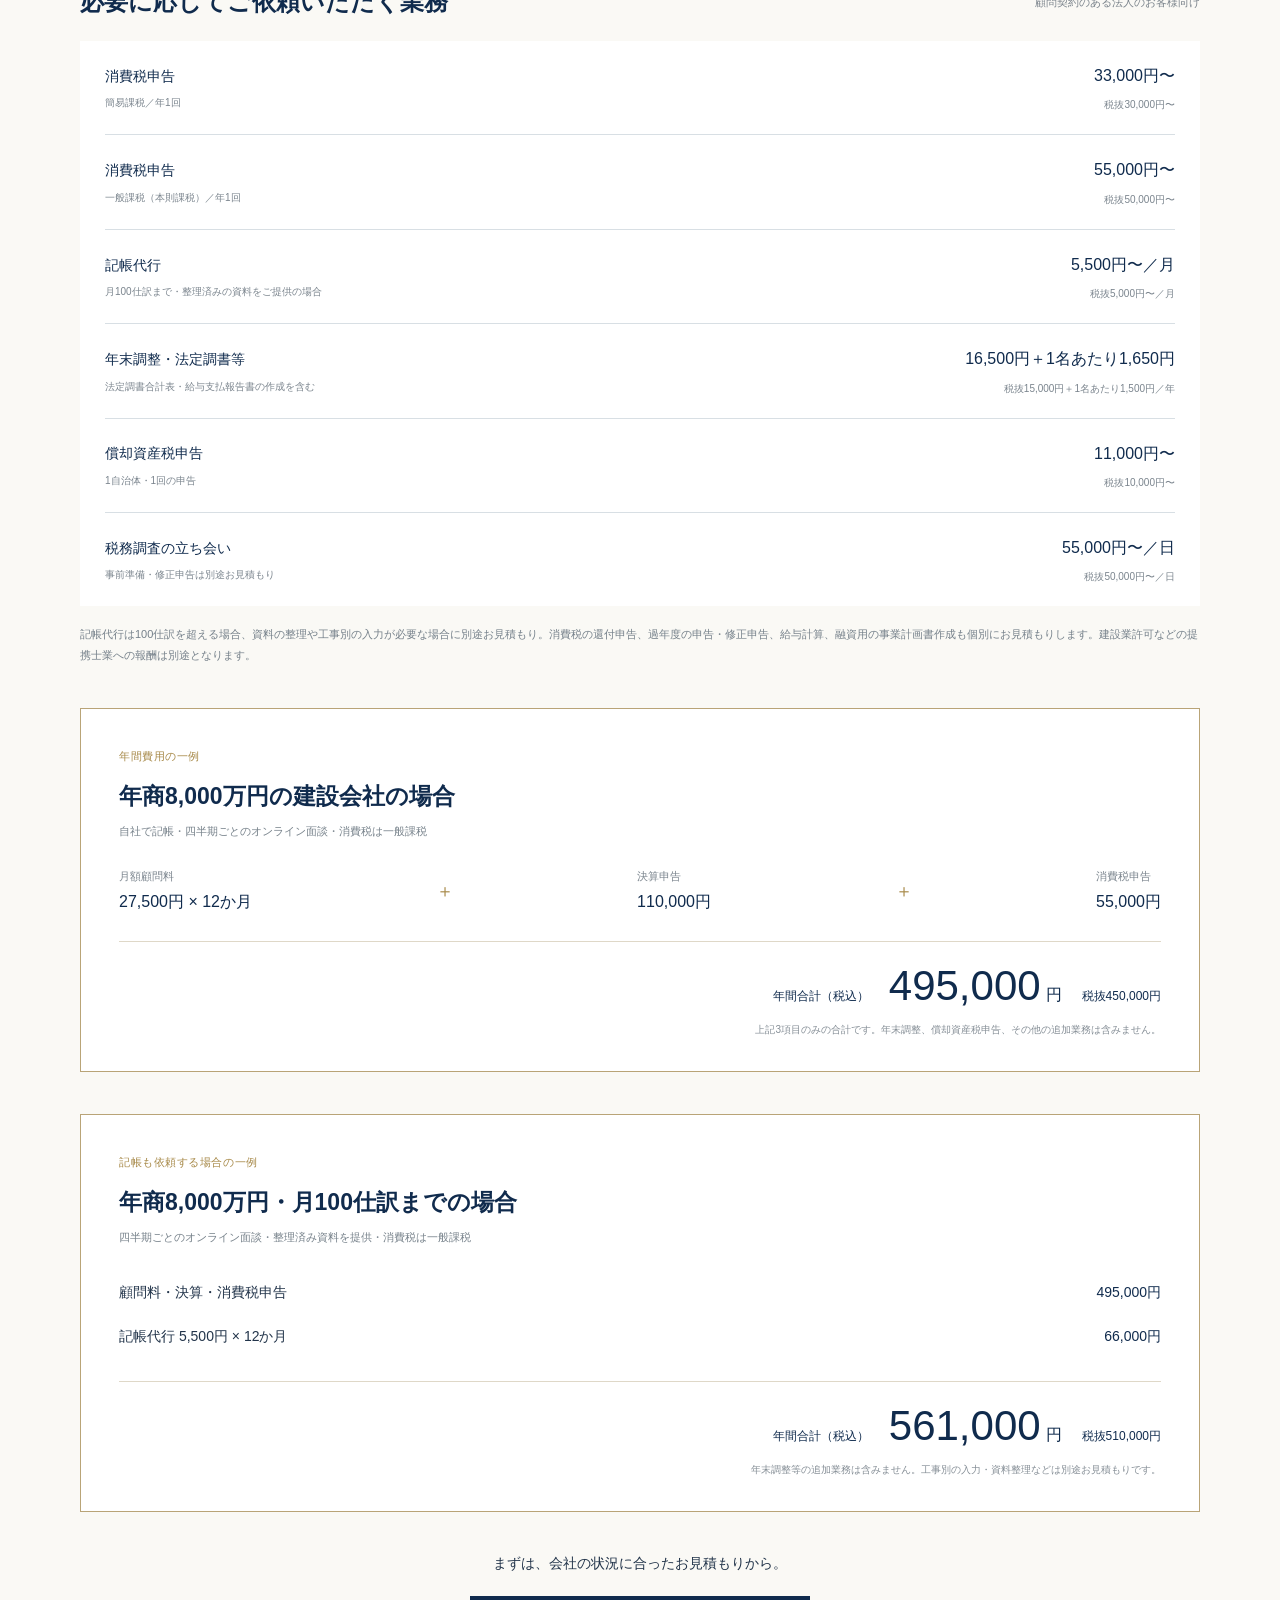
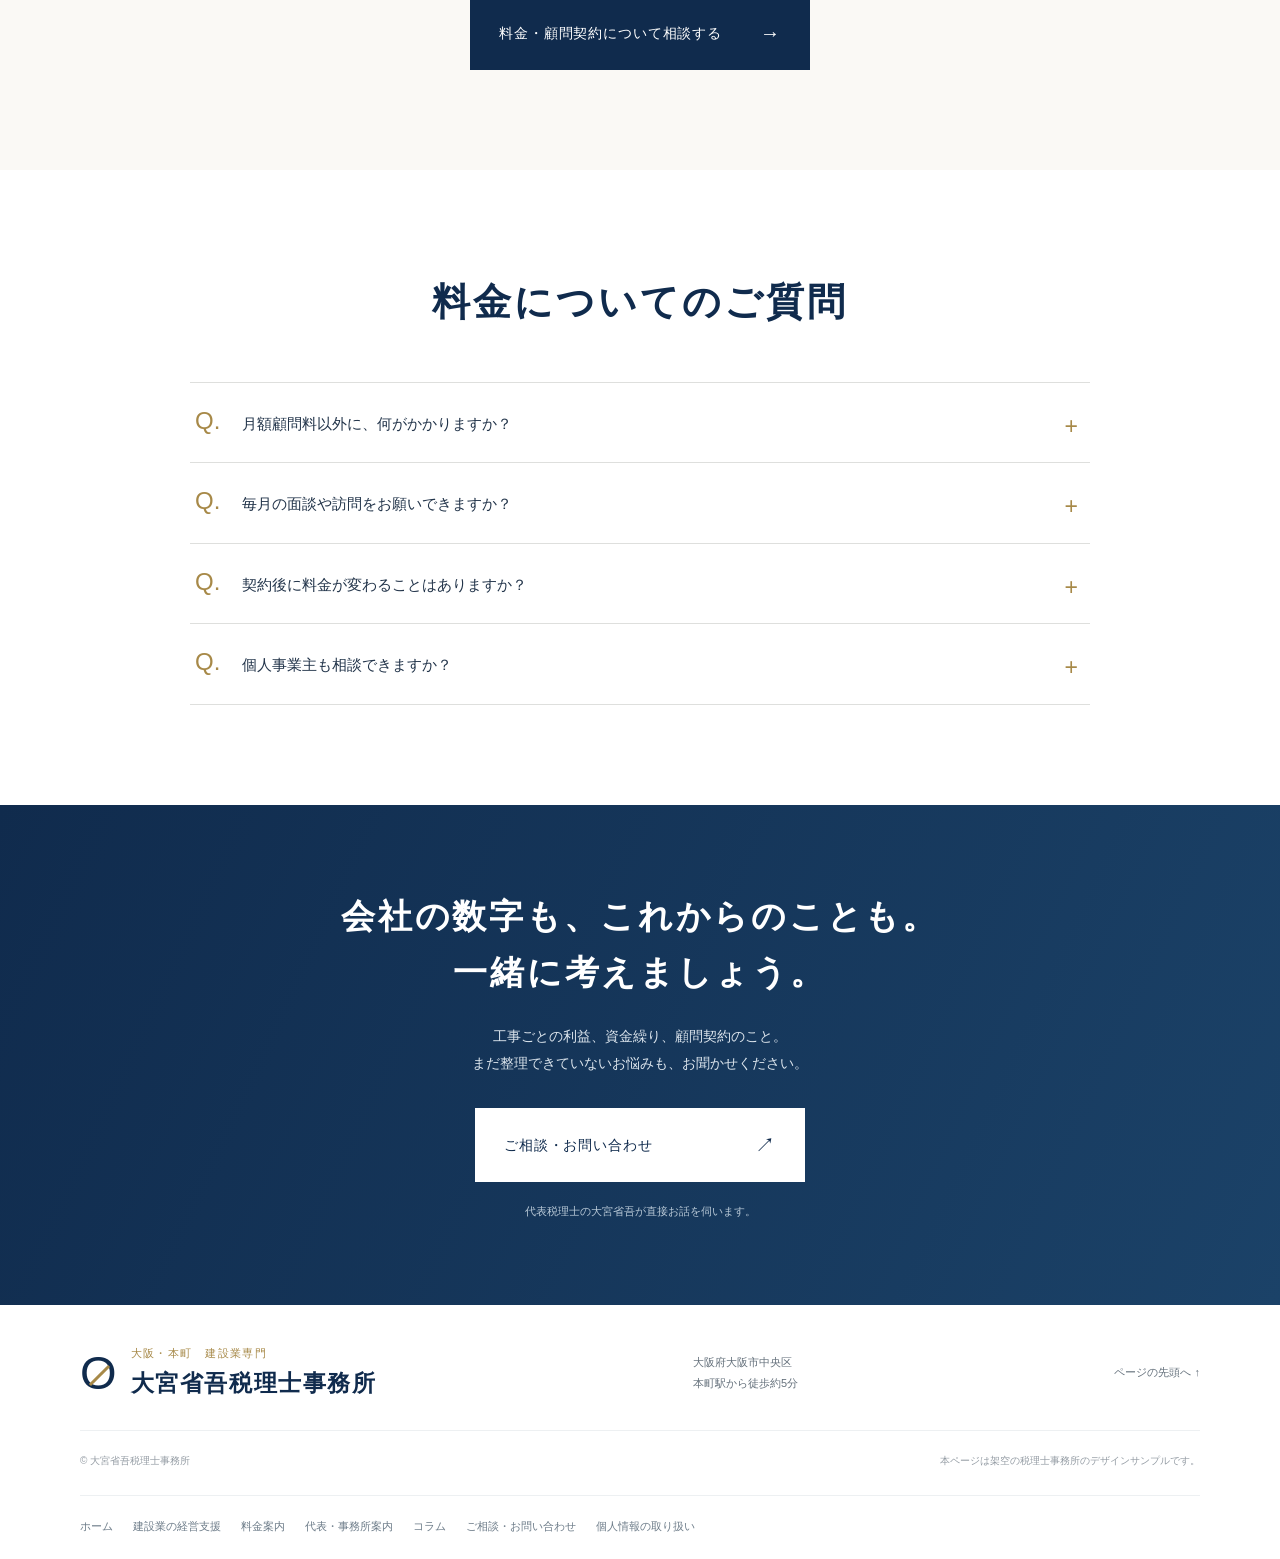
<file: fees/index.html>
<!doctype html><html lang="ja"><head><meta charset="utf-8"><meta name="viewport" content="width=device-width,initial-scale=1"><title>料金案内｜大宮省吾税理士事務所</title><meta name="description" content="法人顧問料・決算費用・消費税申告・記帳代行の料金と年間総額。追加費用の条件もご案内します。"><meta name="theme-color" content="#102b4d"><link rel="stylesheet" href="../assets/style.css"><link rel="stylesheet" href="../assets/pages.css"></head><body id="top"><a class="skip" href="#main">本文へ</a><header><div class="header-inner"><a class="brand" href="../"><span><small>大阪・本町　建設業専門</small><strong>大宮省吾税理士事務所</strong></span></a><div class="header-right"><span class="location">大阪市中央区｜本町駅 徒歩5分</span><a class="button compact" href="../contact/">ご相談・お問い合わせ <span>↗</span></a></div><button class="menu-button" aria-expanded="false" aria-controls="navigation">メニュー <span>☰</span></button></div><nav id="navigation" aria-label="メインナビゲーション"><a href="../">ホーム</a><a href="../services/">建設業の経営支援</a><a href="./" aria-current="page">料金案内</a><a href="../about/">代表・事務所案内</a><a href="../column/">コラム</a><a href="../contact/">ご相談・お問い合わせ</a></nav></header><main id="main"><div class="breadcrumb container"><a href="../">ホーム</a><span>›</span><span>料金案内</span></div><section class="page-title"><div class="container"><span class="title-rule"></span><h1>料金案内</h1><p>月額だけでなく、年間にかかる費用まで分かりやすく。</p></div></section><section class="section pricing" id="pricing"><div class="container"><div class="section-heading"><h2>必要な費用を、事前に。</h2><p>必要な支援に合わせて、無理なく続けられる料金をご提案します。<br>ご契約前に、業務内容と年間の費用をご案内します。</p></div><div class="price-intro"><div><span>法人のお客様・月額顧問料</span><p><strong>22,000</strong>円〜<small>（税込）／月</small></p><span class="price-net">税抜20,000円〜</span></div><p>日々の税務・経理相談、会計データの確認、<br>工事ごとの採算や資金繰り・融資の相談を含みます。<br><small>決算・申告、記帳代行などは下記の料金となります。</small></p></div><div class="pricing-subheading"><h3>法人顧問・決算申告の料金目安</h3><span>表示は税込／括弧内は税抜</span></div><div class="price-table-wrap" role="region" aria-label="法人顧問料の料金表" tabindex="0"><table class="price-table"><thead><tr><th scope="col">年間売上高</th><th scope="col">月額顧問料</th><th scope="col">決算・法人税等申告料<br><small>年1回</small></th><th scope="col">年間合計<br><small>顧問料12か月＋決算申告</small></th></tr></thead><tbody><tr><th scope="row">3,000万円以下</th><td>22,000円〜<small>（20,000円〜）</small></td><td>88,000円〜<small>（80,000円〜）</small></td><td>352,000円〜<small>（320,000円〜）</small></td></tr><tr class="price-focus"><th scope="row">3,000万円超〜1億円以下</th><td>27,500円〜<small>（25,000円〜）</small></td><td>110,000円〜<small>（100,000円〜）</small></td><td>440,000円〜<small>（400,000円〜）</small></td></tr><tr><th scope="row">1億円超〜3億円以下</th><td>38,500円〜<small>（35,000円〜）</small></td><td>154,000円〜<small>（140,000円〜）</small></td><td>616,000円〜<small>（560,000円〜）</small></td></tr><tr><th scope="row">3億円超</th><td colspan="3">業務量・支援内容に応じて個別にお見積もり</td></tr></tbody></table></div><div class="price-notes"><p>基本料金は、自社で会計入力を行い、定期面談を3か月に1回・オンライン中心で実施する場合の目安です。日々の相談は随時承ります。</p><p>決算申告料には、決算書作成・法人税・法人住民税・法人事業税の申告を含みます。消費税申告、記帳代行、年末調整等は年間合計に含みません。</p><p>毎月の面談・訪問、取引量、工事数、資料の整理状況などにより料金は変わります。訪問に伴う交通費や会計ソフト利用料は別途。追加業務は事前に内容と費用をご案内します。</p></div><div class="pricing-subheading"><h3>必要に応じてご依頼いただく業務</h3><span>顧問契約のある法人のお客様向け</span></div><dl class="optional-fees"><div><dt>消費税申告<small>簡易課税／年1回</small></dt><dd><strong>33,000円〜</strong><small>税抜30,000円〜</small></dd></div><div><dt>消費税申告<small>一般課税（本則課税）／年1回</small></dt><dd><strong>55,000円〜</strong><small>税抜50,000円〜</small></dd></div><div><dt>記帳代行<small>月100仕訳まで・整理済みの資料をご提供の場合</small></dt><dd><strong>5,500円〜／月</strong><small>税抜5,000円〜／月</small></dd></div><div><dt>年末調整・法定調書等<small>法定調書合計表・給与支払報告書の作成を含む</small></dt><dd><strong>16,500円＋1名あたり1,650円</strong><small>税抜15,000円＋1名あたり1,500円／年</small></dd></div><div><dt>償却資産税申告<small>1自治体・1回の申告</small></dt><dd><strong>11,000円〜</strong><small>税抜10,000円〜</small></dd></div><div><dt>税務調査の立ち会い<small>事前準備・修正申告は別途お見積もり</small></dt><dd><strong>55,000円〜／日</strong><small>税抜50,000円〜／日</small></dd></div></dl><p class="price-notes">記帳代行は100仕訳を超える場合、資料の整理や工事別の入力が必要な場合に別途お見積もり。消費税の還付申告、過年度の申告・修正申告、給与計算、融資用の事業計画書作成も個別にお見積もりします。建設業許可などの提携士業への報酬は別途となります。</p><div class="annual-example"><div class="annual-heading"><span>年間費用の一例</span><h3>年商8,000万円の建設会社の場合</h3><p>自社で記帳・四半期ごとのオンライン面談・消費税は一般課税</p></div><div class="annual-equation"><p><span>月額顧問料</span><strong>27,500円 × 12か月</strong></p><i>＋</i><p><span>決算申告</span><strong>110,000円</strong></p><i>＋</i><p><span>消費税申告</span><strong>55,000円</strong></p></div><div class="annual-total"><span>年間合計（税込）</span><strong>495,000<small>円</small></strong><span>税抜450,000円</span></div><p class="annual-disclaimer">上記3項目のみの合計です。年末調整、償却資産税申告、その他の追加業務は含みません。</p></div><div class="annual-example"><div class="annual-heading"><span>記帳も依頼する場合の一例</span><h3>年商8,000万円・月100仕訳までの場合</h3><p>四半期ごとのオンライン面談・整理済み資料を提供・消費税は一般課税</p></div><div class="cost-breakdown"><p><span>顧問料・決算・消費税申告</span><strong>495,000円</strong></p><p><span>記帳代行 5,500円 × 12か月</span><strong>66,000円</strong></p></div><div class="annual-total"><span>年間合計（税込）</span><strong>561,000<small>円</small></strong><span>税抜510,000円</span></div><p class="annual-disclaimer">年末調整等の追加業務は含みません。工事別の入力・資料整理などは別途お見積もりです。</p></div><div class="price-cta"><p>まずは、会社の状況に合ったお見積もりから。</p><a class="button" href="../contact/">料金・顧問契約について相談する <span>→</span></a></div></div></section><section class="section faq"><div class="container narrow"><div class="section-heading"><h2>料金についてのご質問</h2></div><details><summary><span>Q.</span>月額顧問料以外に、何がかかりますか？</summary><p>決算・法人税等申告料に加え、必要な場合に消費税申告、記帳代行、年末調整等の費用がかかります。料金表の年間合計に含む項目と含まない項目をご確認ください。</p></details><details><summary><span>Q.</span>毎月の面談や訪問をお願いできますか？</summary><p>ご相談いただけます。基本料金は3か月に1回のオンライン面談を想定しています。毎月の面談や訪問をご希望の場合は、頻度や場所を伺い個別にお見積もりします。</p></details><details><summary><span>Q.</span>契約後に料金が変わることはありますか？</summary><p>取引量やご依頼内容、面談頻度が変わる場合は、業務の範囲と費用をご相談します。追加業務については、着手前にお見積もりをご案内します。</p></details><details><summary><span>Q.</span>個人事業主も相談できますか？</summary><p>ご相談いただけます。このページの料金表は法人向けです。個人事業主の方は事業内容や必要な業務を伺い、別途お見積もりします。</p></details></div></section><section class="contact"><div class="container"><h2>会社の数字も、これからのことも。<br>一緒に考えましょう。</h2><p>工事ごとの利益、資金繰り、顧問契約のこと。<br>まだ整理できていないお悩みも、お聞かせください。</p><a class="button light" href="../contact/">ご相談・お問い合わせ <span>↗</span></a><p class="contact-caption">代表税理士の大宮省吾が直接お話を伺います。</p></div></section></main><footer><div class="container footer-top"><a class="brand" href="../"><span class="brand-symbol" aria-hidden="true">O<span></span></span><span><small>大阪・本町　建設業専門</small><strong>大宮省吾税理士事務所</strong></span></a><p>大阪府大阪市中央区<br>本町駅から徒歩約5分</p><a href="#top">ページの先頭へ ↑</a></div><div class="container footer-bottom"><small>© 大宮省吾税理士事務所</small><small>本ページは架空の税理士事務所のデザインサンプルです。</small></div><div class="container footer-links"><a href="../">ホーム</a><a href="../services/">建設業の経営支援</a><a href="./">料金案内</a><a href="../about/">代表・事務所案内</a><a href="../column/">コラム</a><a href="../contact/">ご相談・お問い合わせ</a><a href="../contact/#privacy">個人情報の取り扱い</a></div></footer><script src="../assets/main.js"></script></body></html>
</file>
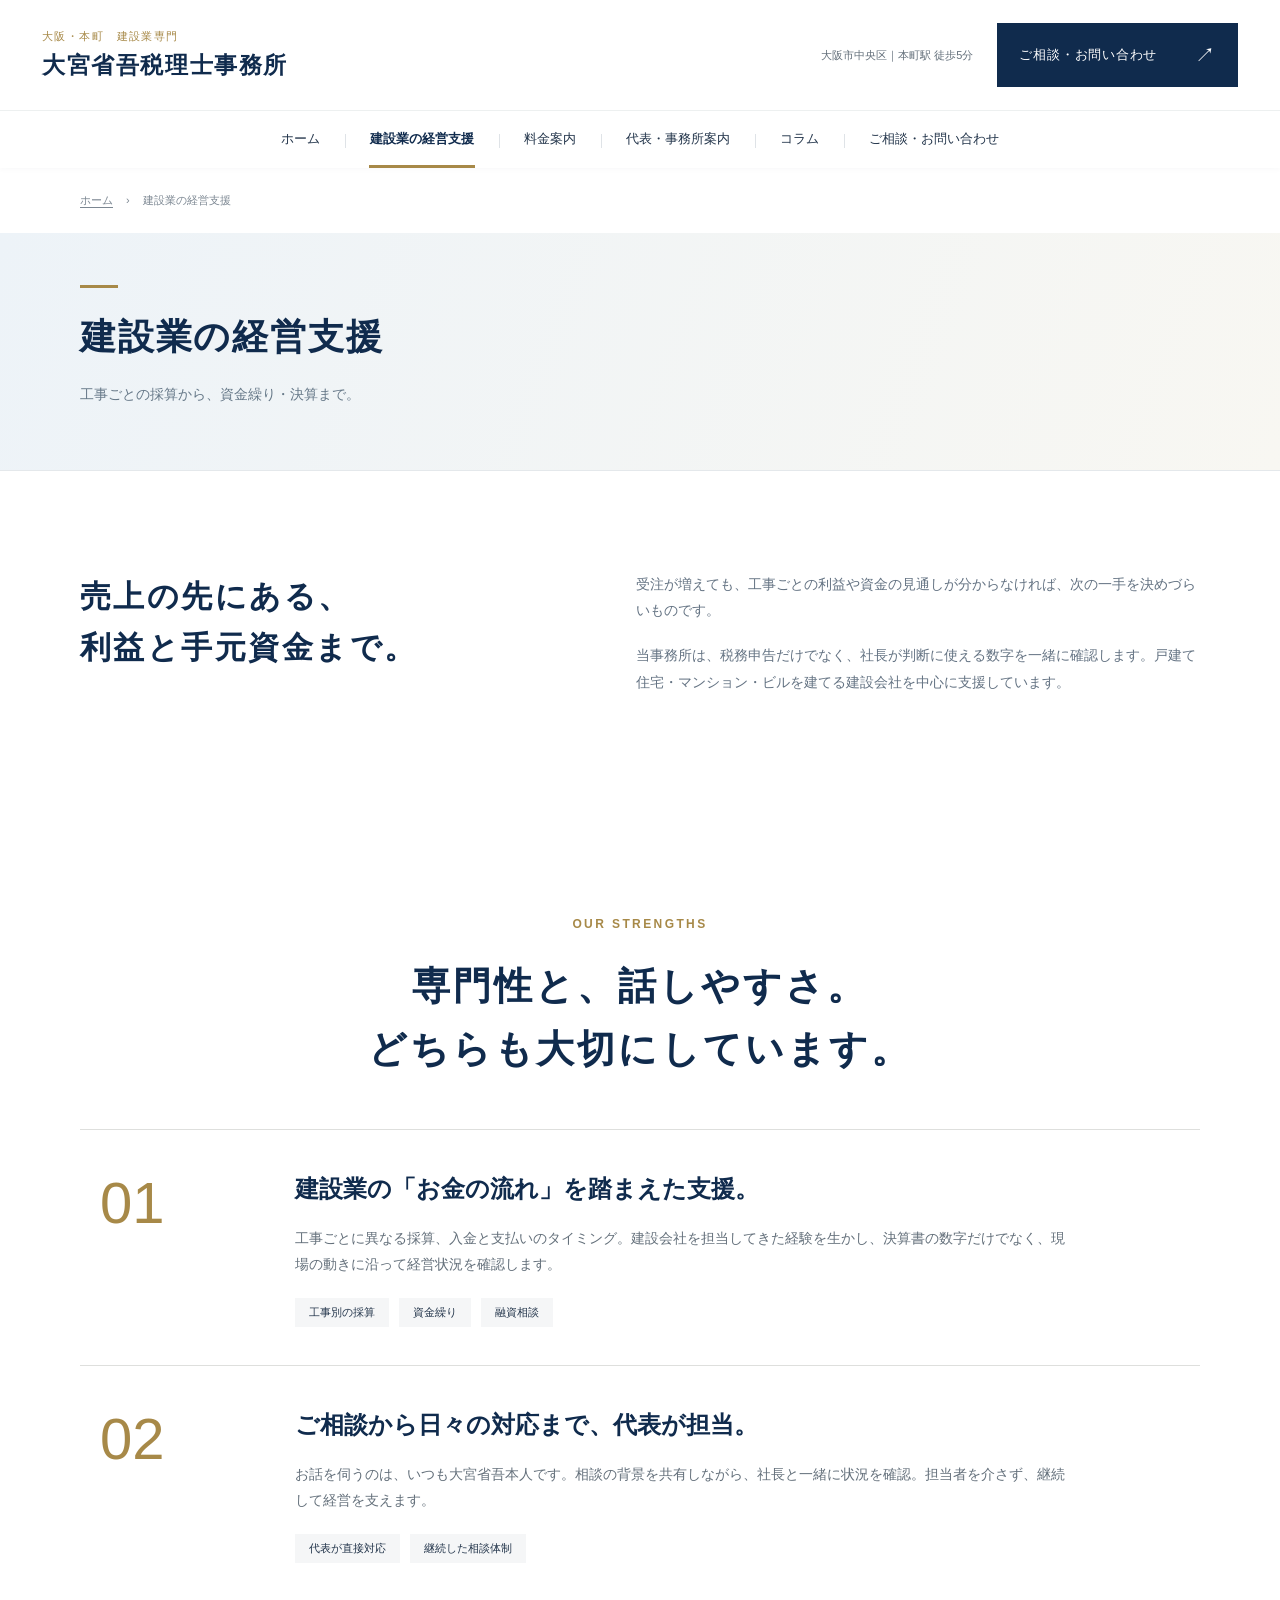
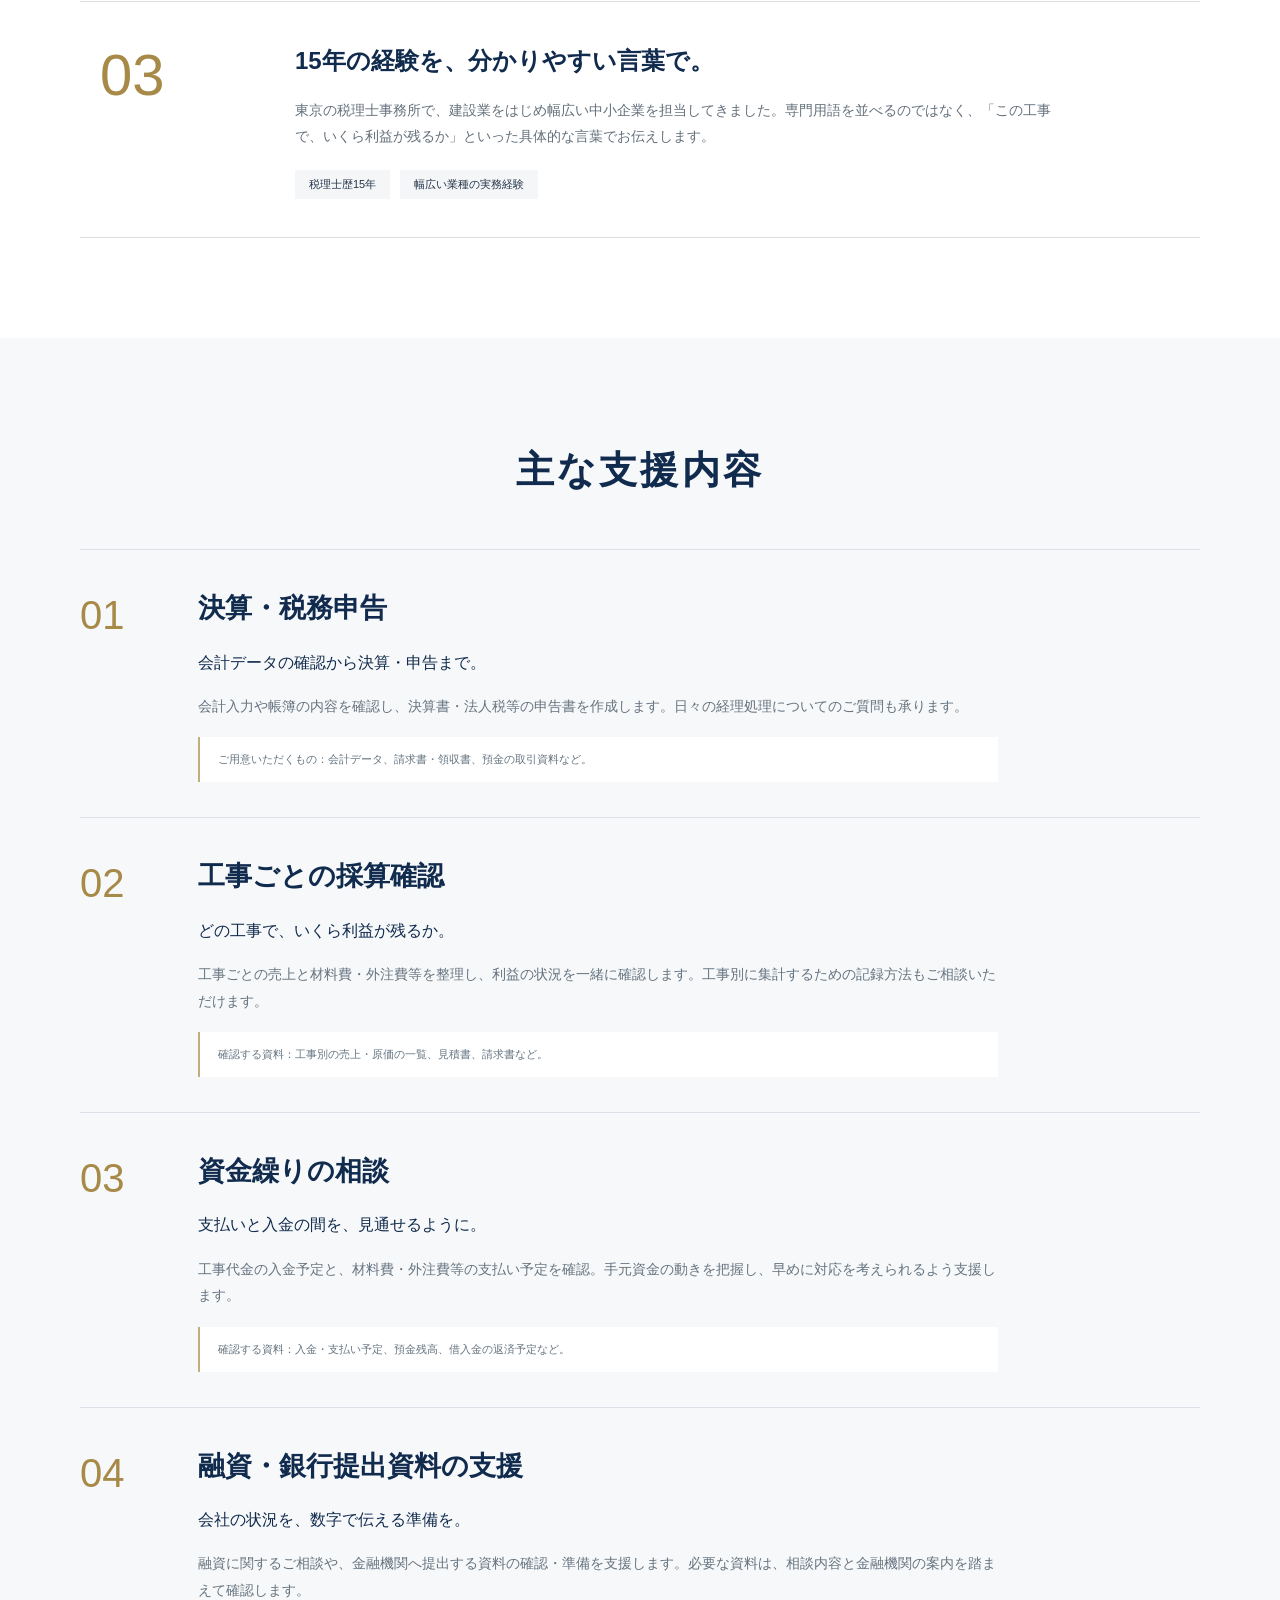
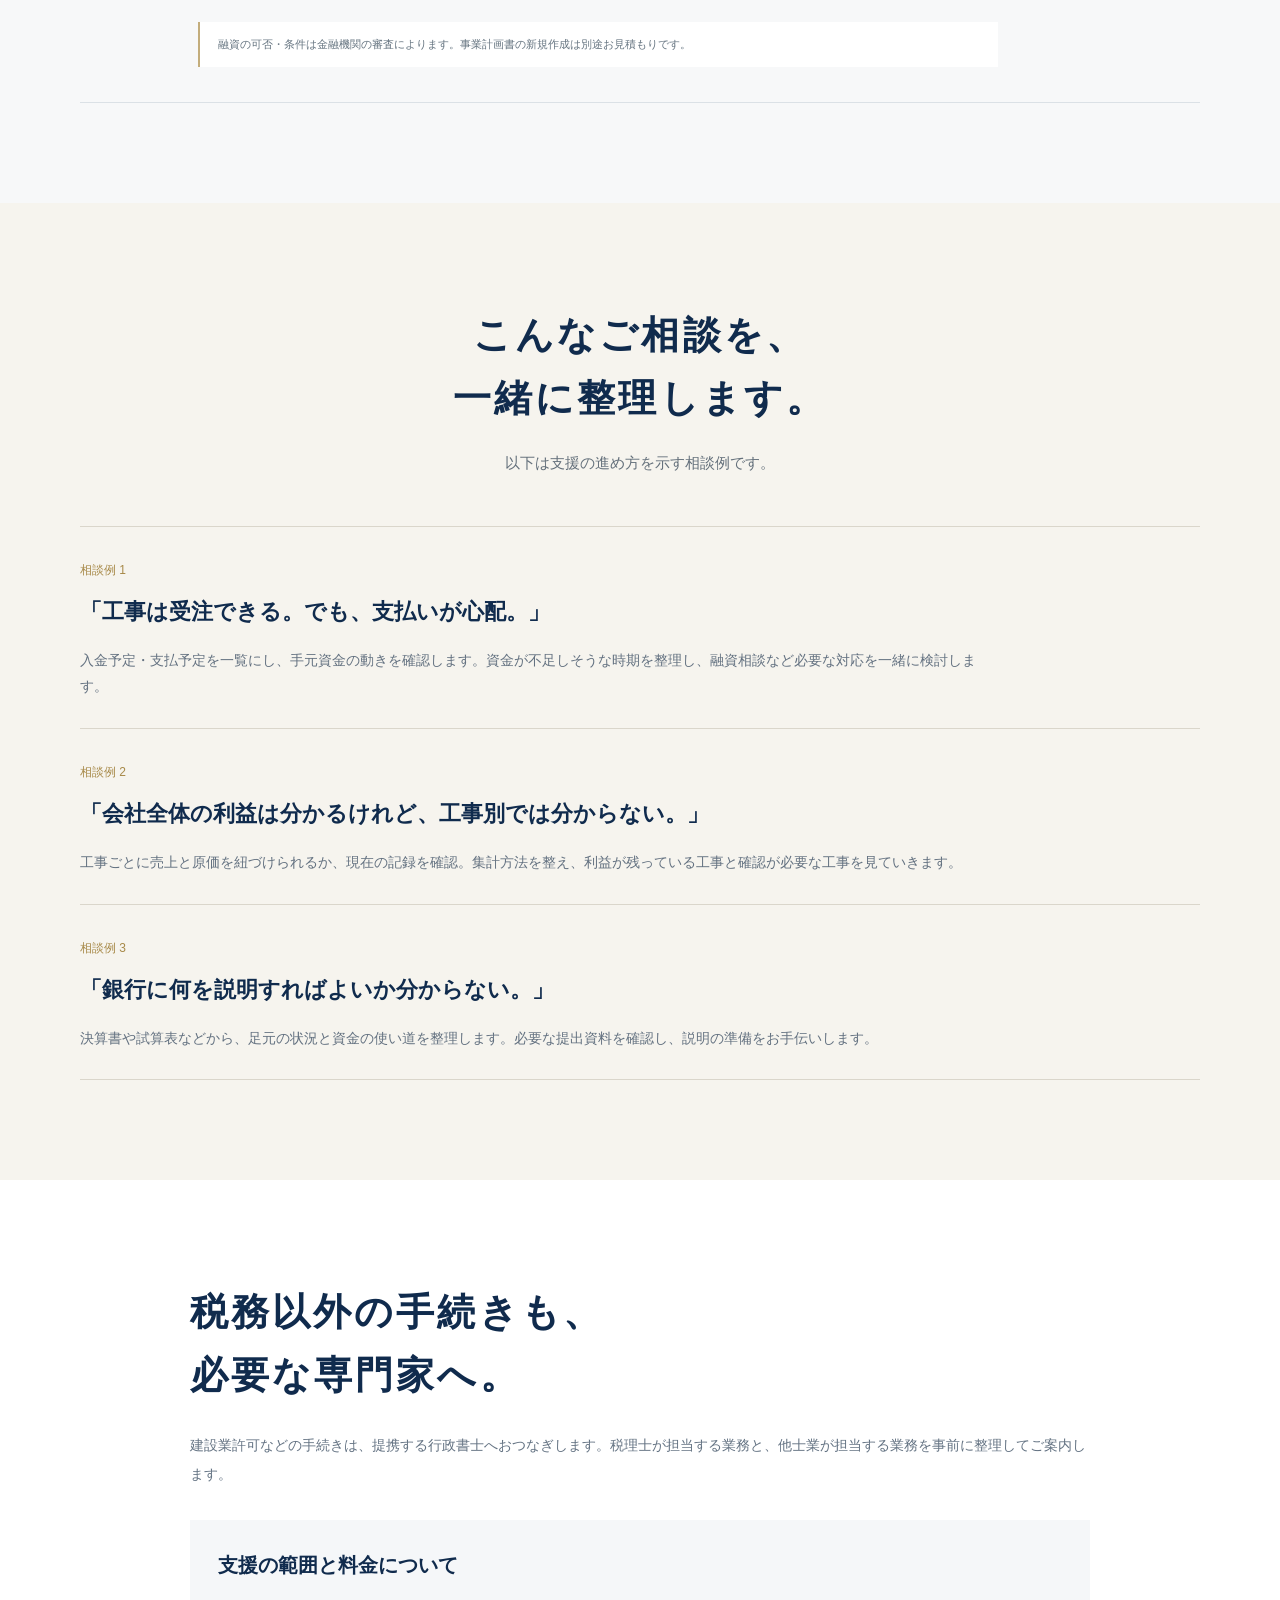
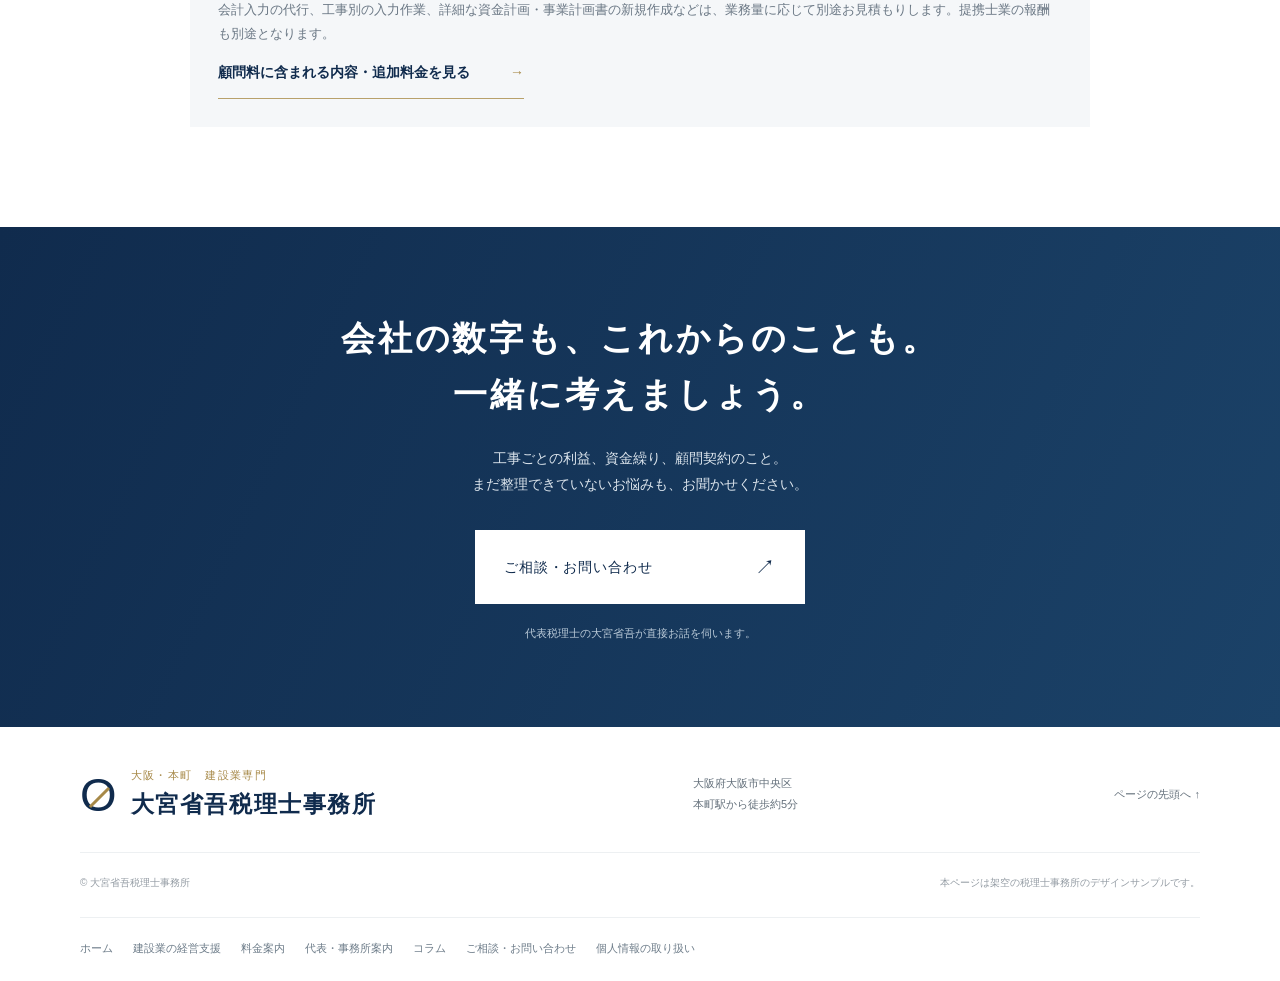
<file: services/index.html>
<!doctype html><html lang="ja"><head><meta charset="utf-8"><meta name="viewport" content="width=device-width,initial-scale=1"><title>建設業の経営支援｜大宮省吾税理士事務所</title><meta name="description" content="決算・税務申告、工事別採算、資金繰り、融資相談。建設会社の経営を代表税理士が直接支援します。"><meta name="theme-color" content="#102b4d"><link rel="stylesheet" href="../assets/style.css"><link rel="stylesheet" href="../assets/pages.css"></head><body id="top"><a class="skip" href="#main">本文へ</a><header><div class="header-inner"><a class="brand" href="../"><span><small>大阪・本町　建設業専門</small><strong>大宮省吾税理士事務所</strong></span></a><div class="header-right"><span class="location">大阪市中央区｜本町駅 徒歩5分</span><a class="button compact" href="../contact/">ご相談・お問い合わせ <span>↗</span></a></div><button class="menu-button" aria-expanded="false" aria-controls="navigation">メニュー <span>☰</span></button></div><nav id="navigation" aria-label="メインナビゲーション"><a href="../">ホーム</a><a href="./" aria-current="page">建設業の経営支援</a><a href="../fees/">料金案内</a><a href="../about/">代表・事務所案内</a><a href="../column/">コラム</a><a href="../contact/">ご相談・お問い合わせ</a></nav></header><main id="main"><div class="breadcrumb container"><a href="../">ホーム</a><span>›</span><span>建設業の経営支援</span></div><section class="page-title"><div class="container"><span class="title-rule"></span><h1>建設業の経営支援</h1><p>工事ごとの採算から、資金繰り・決算まで。</p></div></section><section class="section"><div class="container intro-split"><h2>売上の先にある、<br>利益と手元資金まで。</h2><div><p>受注が増えても、工事ごとの利益や資金の見通しが分からなければ、次の一手を決めづらいものです。</p><p>当事務所は、税務申告だけでなく、社長が判断に使える数字を一緒に確認します。戸建て住宅・マンション・ビルを建てる建設会社を中心に支援しています。</p></div></div></section><section class="section strengths" id="strengths"><div class="container"><div class="section-heading"><p class="eyebrow">OUR STRENGTHS</p><h2>専門性と、話しやすさ。<br>どちらも大切にしています。</h2></div><div class="strength-list"><article><div class="strength-index">01</div><div><h3>建設業の「お金の流れ」を踏まえた支援。</h3><p>工事ごとに異なる採算、入金と支払いのタイミング。建設会社を担当してきた経験を生かし、決算書の数字だけでなく、現場の動きに沿って経営状況を確認します。</p><div class="tags"><span>工事別の採算</span><span>資金繰り</span><span>融資相談</span></div></div></article><article><div class="strength-index">02</div><div><h3>ご相談から日々の対応まで、代表が担当。</h3><p>お話を伺うのは、いつも大宮省吾本人です。相談の背景を共有しながら、社長と一緒に状況を確認。担当者を介さず、継続して経営を支えます。</p><div class="tags"><span>代表が直接対応</span><span>継続した相談体制</span></div></div></article><article><div class="strength-index">03</div><div><h3>15年の経験を、分かりやすい言葉で。</h3><p>東京の税理士事務所で、建設業をはじめ幅広い中小企業を担当してきました。専門用語を並べるのではなく、「この工事で、いくら利益が残るか」といった具体的な言葉でお伝えします。</p><div class="tags"><span>税理士歴15年</span><span>幅広い業種の実務経験</span></div></div></article></div></div></section><section class="section detailed-services" id="support"><div class="container"><div class="section-heading"><h2>主な支援内容</h2></div><article class="service-detail" id="support-1"><div class="detail-num">01</div><div><h3>決算・税務申告</h3><h4>会計データの確認から決算・申告まで。</h4><p>会計入力や帳簿の内容を確認し、決算書・法人税等の申告書を作成します。日々の経理処理についてのご質問も承ります。</p><p class="detail-note">ご用意いただくもの：会計データ、請求書・領収書、預金の取引資料など。</p></div></article><article class="service-detail" id="support-2"><div class="detail-num">02</div><div><h3>工事ごとの採算確認</h3><h4>どの工事で、いくら利益が残るか。</h4><p>工事ごとの売上と材料費・外注費等を整理し、利益の状況を一緒に確認します。工事別に集計するための記録方法もご相談いただけます。</p><p class="detail-note">確認する資料：工事別の売上・原価の一覧、見積書、請求書など。</p></div></article><article class="service-detail" id="support-3"><div class="detail-num">03</div><div><h3>資金繰りの相談</h3><h4>支払いと入金の間を、見通せるように。</h4><p>工事代金の入金予定と、材料費・外注費等の支払い予定を確認。手元資金の動きを把握し、早めに対応を考えられるよう支援します。</p><p class="detail-note">確認する資料：入金・支払い予定、預金残高、借入金の返済予定など。</p></div></article><article class="service-detail" id="support-4"><div class="detail-num">04</div><div><h3>融資・銀行提出資料の支援</h3><h4>会社の状況を、数字で伝える準備を。</h4><p>融資に関するご相談や、金融機関へ提出する資料の確認・準備を支援します。必要な資料は、相談内容と金融機関の案内を踏まえて確認します。</p><p class="detail-note">融資の可否・条件は金融機関の審査によります。事業計画書の新規作成は別途お見積もりです。</p></div></article></div></section><section class="section consultation-examples"><div class="container"><div class="section-heading"><h2>こんなご相談を、<br>一緒に整理します。</h2><p>以下は支援の進め方を示す相談例です。</p></div><article><span>相談例 1</span><h3>「工事は受注できる。でも、支払いが心配。」</h3><p>入金予定・支払予定を一覧にし、手元資金の動きを確認します。資金が不足しそうな時期を整理し、融資相談など必要な対応を一緒に検討します。</p></article><article><span>相談例 2</span><h3>「会社全体の利益は分かるけれど、工事別では分からない。」</h3><p>工事ごとに売上と原価を紐づけられるか、現在の記録を確認。集計方法を整え、利益が残っている工事と確認が必要な工事を見ていきます。</p></article><article><span>相談例 3</span><h3>「銀行に何を説明すればよいか分からない。」</h3><p>決算書や試算表などから、足元の状況と資金の使い道を整理します。必要な提出資料を確認し、説明の準備をお手伝いします。</p></article></div></section><section class="section"><div class="container narrow"><h2>税務以外の手続きも、<br>必要な専門家へ。</h2><p class="section-lead">建設業許可などの手続きは、提携する行政書士へおつなぎします。税理士が担当する業務と、他士業が担当する業務を事前に整理してご案内します。</p><div class="scope-note"><h3>支援の範囲と料金について</h3><p>会計入力の代行、工事別の入力作業、詳細な資金計画・事業計画書の新規作成などは、業務量に応じて別途お見積もりします。提携士業の報酬も別途となります。</p><a class="text-link" href="../fees/">顧問料に含まれる内容・追加料金を見る <span>→</span></a></div></div></section><section class="contact"><div class="container"><h2>会社の数字も、これからのことも。<br>一緒に考えましょう。</h2><p>工事ごとの利益、資金繰り、顧問契約のこと。<br>まだ整理できていないお悩みも、お聞かせください。</p><a class="button light" href="../contact/">ご相談・お問い合わせ <span>↗</span></a><p class="contact-caption">代表税理士の大宮省吾が直接お話を伺います。</p></div></section></main><footer><div class="container footer-top"><a class="brand" href="../"><span class="brand-symbol" aria-hidden="true">O<span></span></span><span><small>大阪・本町　建設業専門</small><strong>大宮省吾税理士事務所</strong></span></a><p>大阪府大阪市中央区<br>本町駅から徒歩約5分</p><a href="#top">ページの先頭へ ↑</a></div><div class="container footer-bottom"><small>© 大宮省吾税理士事務所</small><small>本ページは架空の税理士事務所のデザインサンプルです。</small></div><div class="container footer-links"><a href="../">ホーム</a><a href="./">建設業の経営支援</a><a href="../fees/">料金案内</a><a href="../about/">代表・事務所案内</a><a href="../column/">コラム</a><a href="../contact/">ご相談・お問い合わせ</a><a href="../contact/#privacy">個人情報の取り扱い</a></div></footer><script src="../assets/main.js"></script></body></html>
</file>
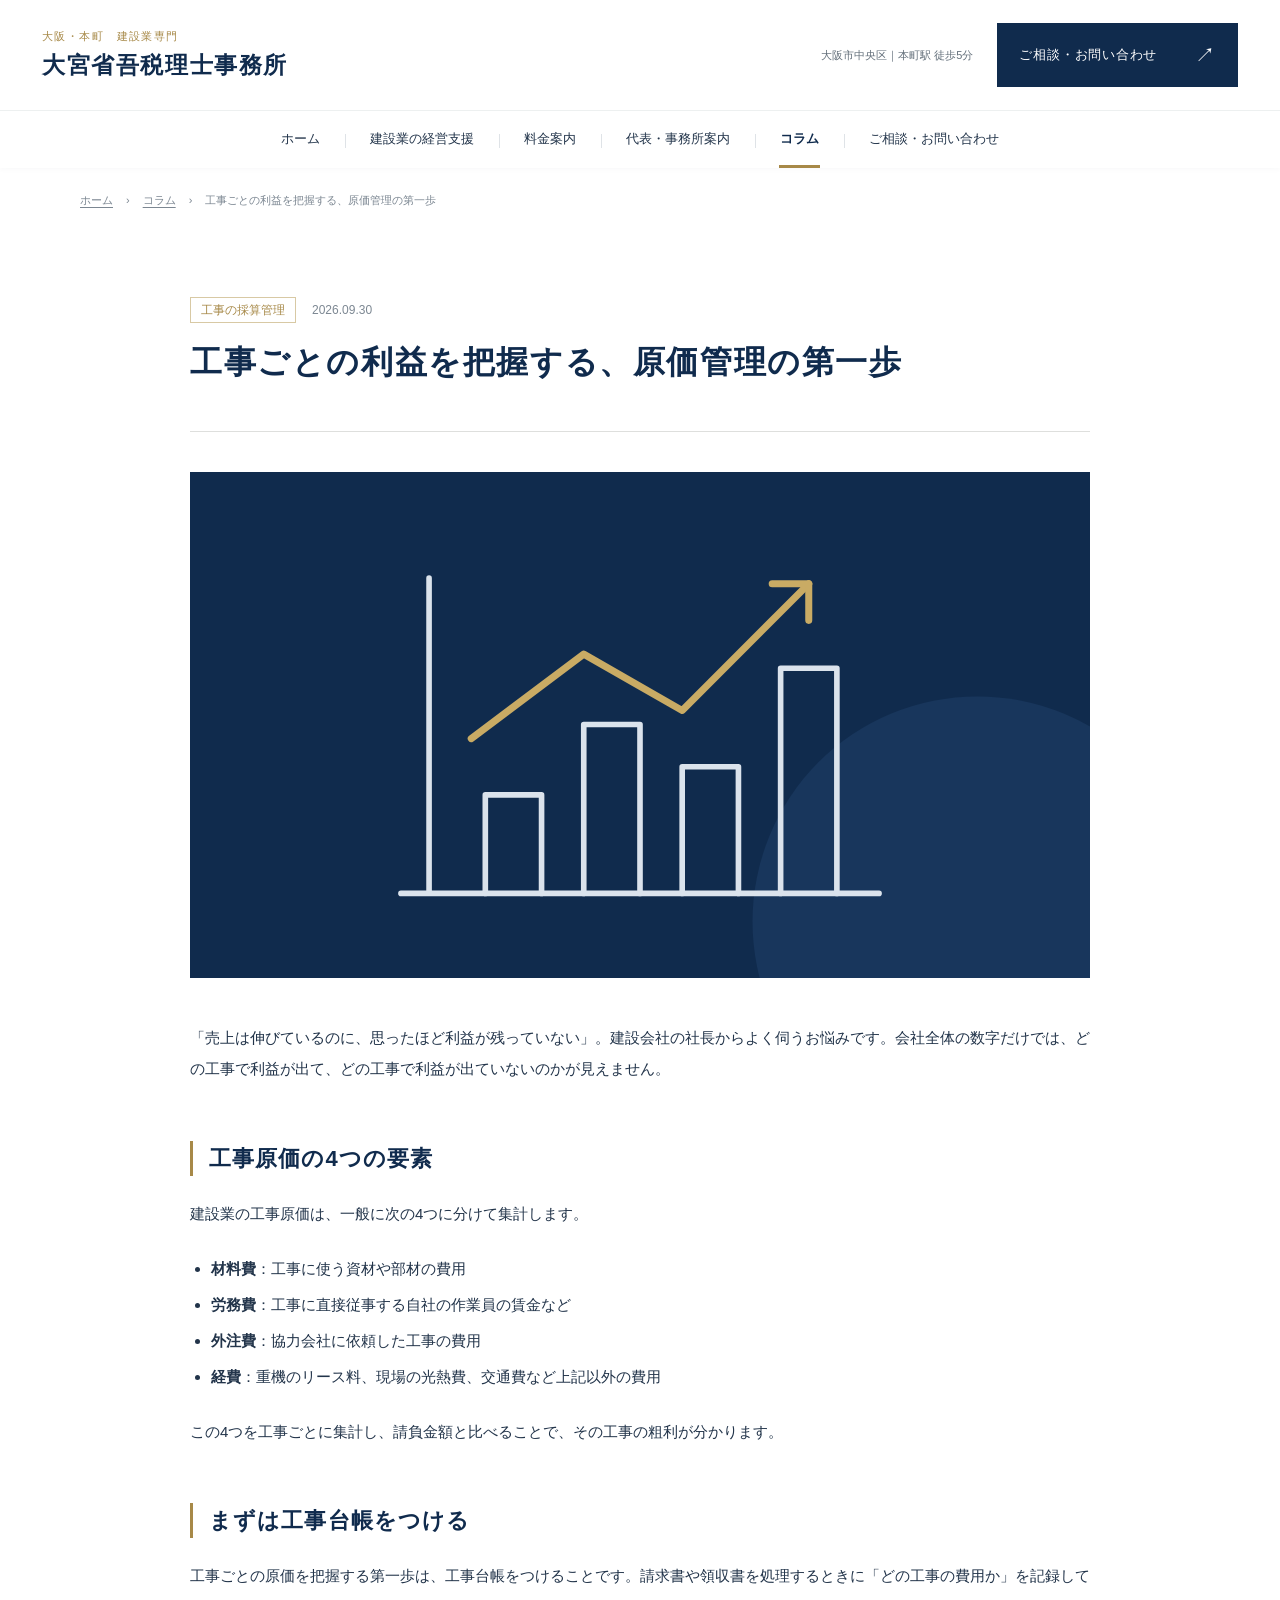
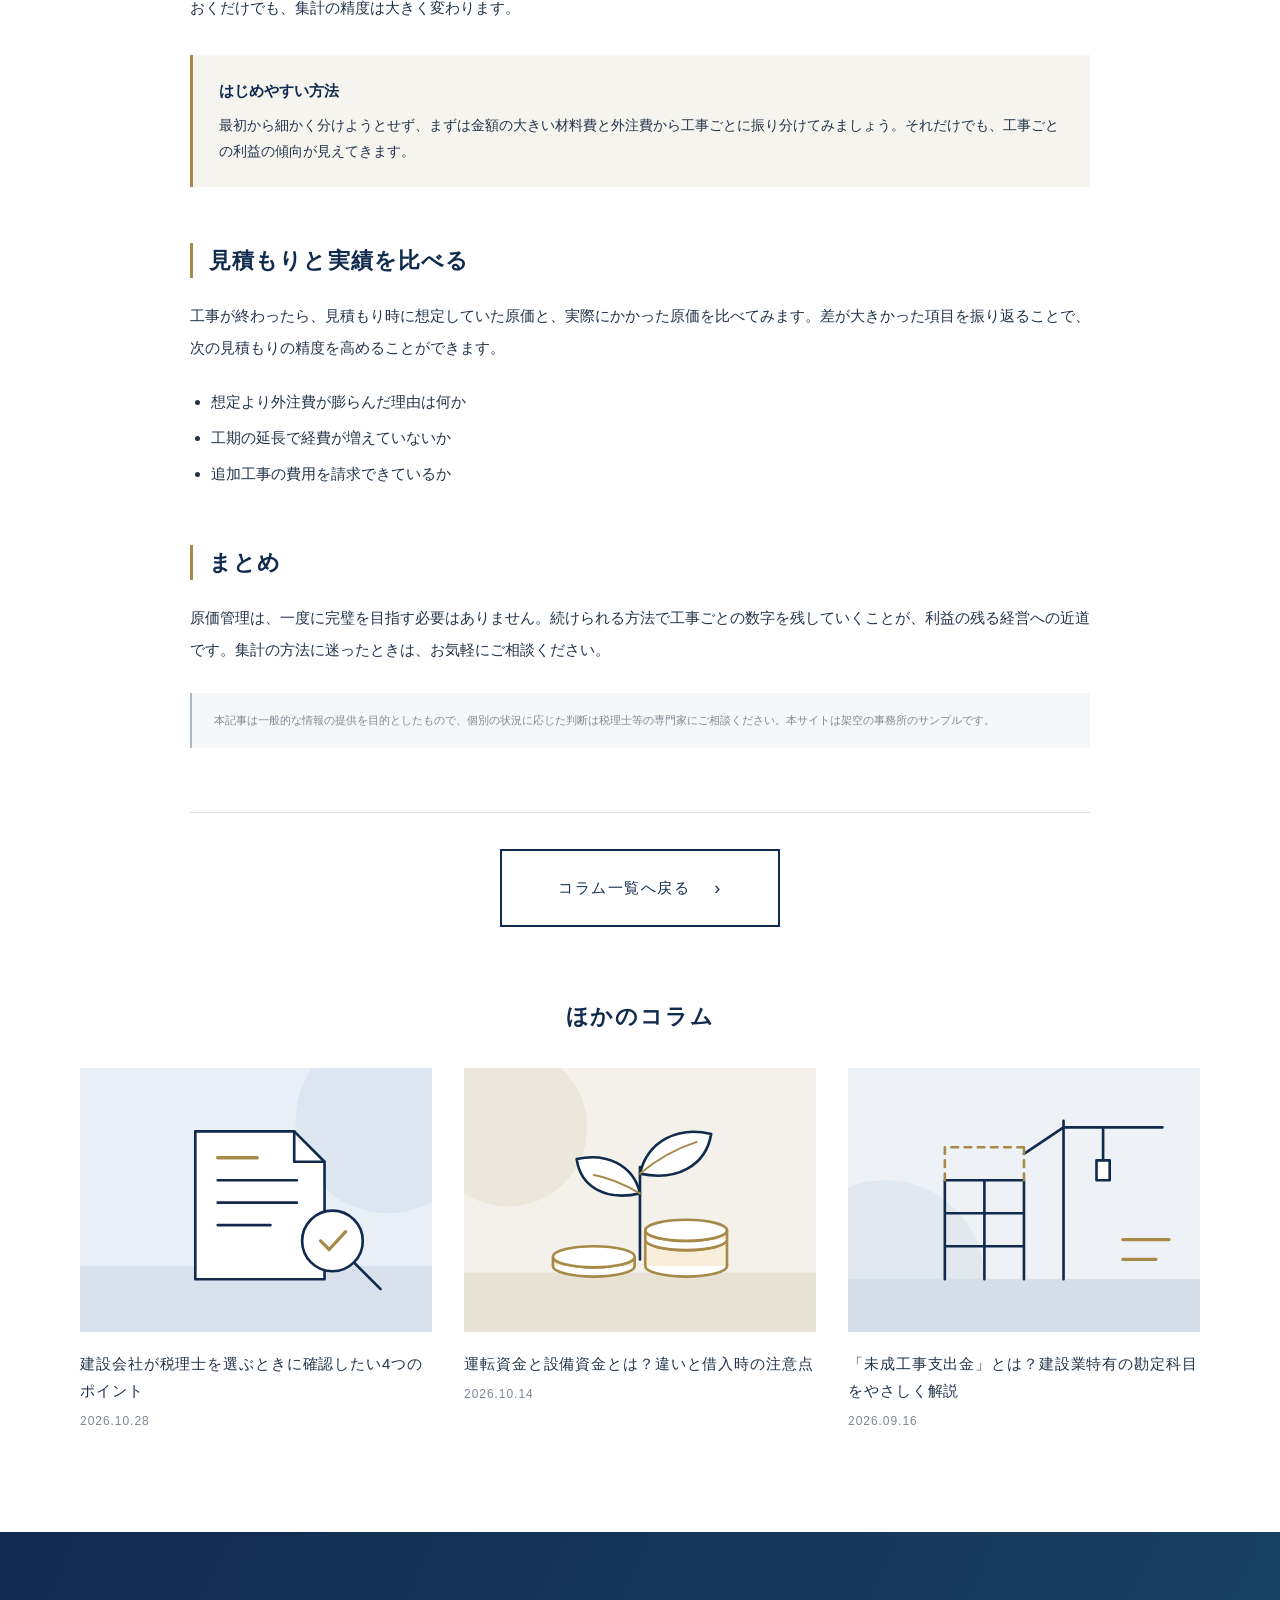
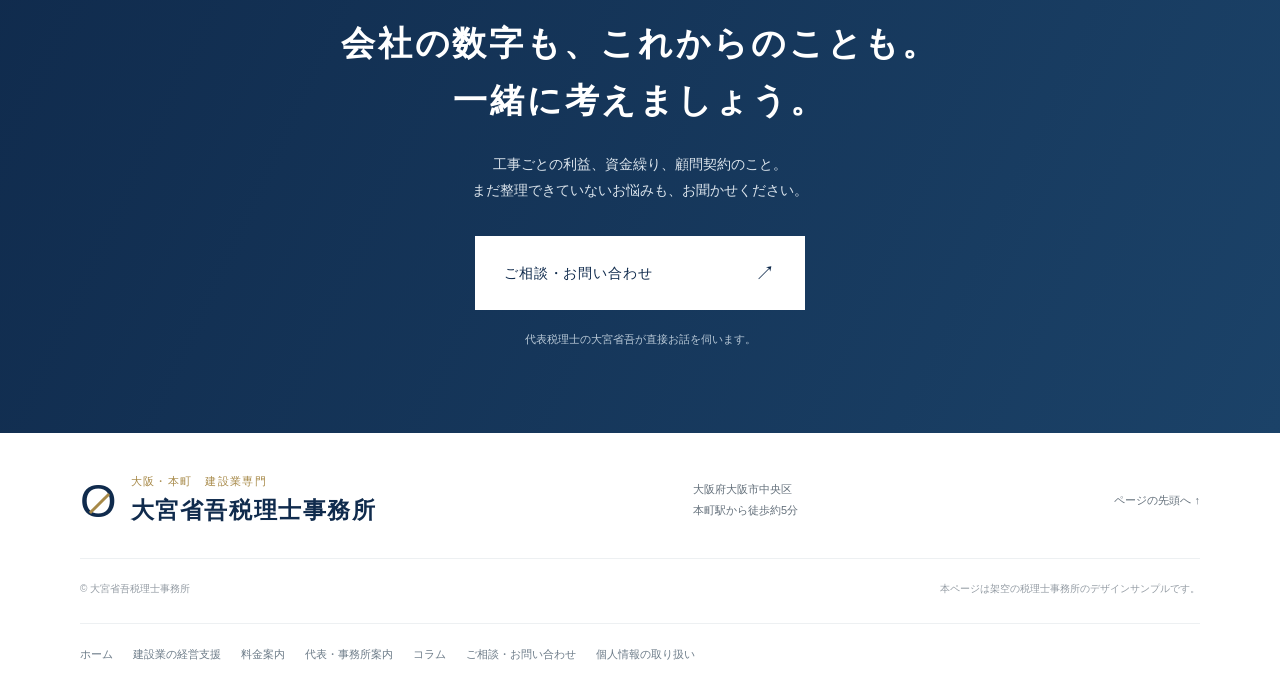
<file: column/project-cost-management/index.html>
<!doctype html><html lang="ja"><head><meta charset="utf-8"><meta name="viewport" content="width=device-width,initial-scale=1"><title>工事ごとの利益を把握する、原価管理の第一歩｜大宮省吾税理士事務所</title><meta name="description" content="売上は増えているのに手元にお金が残らない。そんなときに見直したい、工事ごとの原価管理の基本を解説します。"><meta name="theme-color" content="#102b4d"><link rel="stylesheet" href="../../assets/style.css"><link rel="stylesheet" href="../../assets/pages.css"></head><body id="top"><a class="skip" href="#main">本文へ</a><header><div class="header-inner"><a class="brand" href="../../"><span><small>大阪・本町　建設業専門</small><strong>大宮省吾税理士事務所</strong></span></a><div class="header-right"><span class="location">大阪市中央区｜本町駅 徒歩5分</span><a class="button compact" href="../../contact/">ご相談・お問い合わせ <span>↗</span></a></div><button class="menu-button" aria-expanded="false" aria-controls="navigation">メニュー <span>☰</span></button></div><nav id="navigation" aria-label="メインナビゲーション"><a href="../../">ホーム</a><a href="../../services/">建設業の経営支援</a><a href="../../fees/">料金案内</a><a href="../../about/">代表・事務所案内</a><a href="../../column/" aria-current="page">コラム</a><a href="../../contact/">ご相談・お問い合わせ</a></nav></header><main id="main"><div class="breadcrumb container"><a href="../../">ホーム</a><span>›</span><a href="../">コラム</a><span>›</span><span>工事ごとの利益を把握する、原価管理の第一歩</span></div><article class="article"><div class="container narrow"><div class="article-head"><div class="article-meta"><span class="column-category">工事の採算管理</span><time datetime="2026-09-30">2026.09.30</time></div><h1>工事ごとの利益を把握する、原価管理の第一歩</h1></div><img class="article-eyecatch" src="../../assets/column/cost-control.svg" alt="" width="640" height="400"><div class="article-body"><p>「売上は伸びているのに、思ったほど利益が残っていない」。建設会社の社長からよく伺うお悩みです。会社全体の数字だけでは、どの工事で利益が出て、どの工事で利益が出ていないのかが見えません。</p>
<h2>工事原価の4つの要素</h2>
<p>建設業の工事原価は、一般に次の4つに分けて集計します。</p>
<ul><li><strong>材料費</strong>：工事に使う資材や部材の費用</li><li><strong>労務費</strong>：工事に直接従事する自社の作業員の賃金など</li><li><strong>外注費</strong>：協力会社に依頼した工事の費用</li><li><strong>経費</strong>：重機のリース料、現場の光熱費、交通費など上記以外の費用</li></ul>
<p>この4つを工事ごとに集計し、請負金額と比べることで、その工事の粗利が分かります。</p>
<h2>まずは工事台帳をつける</h2>
<p>工事ごとの原価を把握する第一歩は、工事台帳をつけることです。請求書や領収書を処理するときに「どの工事の費用か」を記録しておくだけでも、集計の精度は大きく変わります。</p>
<div class="article-point"><strong>はじめやすい方法</strong><p>最初から細かく分けようとせず、まずは金額の大きい材料費と外注費から工事ごとに振り分けてみましょう。それだけでも、工事ごとの利益の傾向が見えてきます。</p></div>
<h2>見積もりと実績を比べる</h2>
<p>工事が終わったら、見積もり時に想定していた原価と、実際にかかった原価を比べてみます。差が大きかった項目を振り返ることで、次の見積もりの精度を高めることができます。</p>
<ul><li>想定より外注費が膨らんだ理由は何か</li><li>工期の延長で経費が増えていないか</li><li>追加工事の費用を請求できているか</li></ul>
<h2>まとめ</h2>
<p>原価管理は、一度に完璧を目指す必要はありません。続けられる方法で工事ごとの数字を残していくことが、利益の残る経営への近道です。集計の方法に迷ったときは、お気軽にご相談ください。</p></div><p class="demo-note">本記事は一般的な情報の提供を目的としたもので、個別の状況に応じた判断は税理士等の専門家にご相談ください。本サイトは架空の事務所のサンプルです。</p><div class="article-footer"><a class="outline-button" href="../">コラム一覧へ戻る <span>›</span></a></div></div><div class="container related"><h2>ほかのコラム</h2><ul class="column-grid"><li class="column-card"><a href="../tax-accountant-selection/"><img src="../../assets/column/tax-accountant.svg" alt="" width="640" height="400" loading="lazy"><h3>建設会社が税理士を選ぶときに確認したい4つのポイント</h3><time datetime="2026-10-28">2026.10.28</time></a></li><li class="column-card"><a href="../working-and-equipment-funds/"><img src="../../assets/column/working-capital.svg" alt="" width="640" height="400" loading="lazy"><h3>運転資金と設備資金とは？違いと借入時の注意点</h3><time datetime="2026-10-14">2026.10.14</time></a></li><li class="column-card"><a href="../work-in-progress/"><img src="../../assets/column/work-in-progress.svg" alt="" width="640" height="400" loading="lazy"><h3>「未成工事支出金」とは？建設業特有の勘定科目をやさしく解説</h3><time datetime="2026-09-16">2026.09.16</time></a></li></ul></div></article><section class="contact"><div class="container"><h2>会社の数字も、これからのことも。<br>一緒に考えましょう。</h2><p>工事ごとの利益、資金繰り、顧問契約のこと。<br>まだ整理できていないお悩みも、お聞かせください。</p><a class="button light" href="../../contact/">ご相談・お問い合わせ <span>↗</span></a><p class="contact-caption">代表税理士の大宮省吾が直接お話を伺います。</p></div></section></main><footer><div class="container footer-top"><a class="brand" href="../../"><span class="brand-symbol" aria-hidden="true">O<span></span></span><span><small>大阪・本町　建設業専門</small><strong>大宮省吾税理士事務所</strong></span></a><p>大阪府大阪市中央区<br>本町駅から徒歩約5分</p><a href="#top">ページの先頭へ ↑</a></div><div class="container footer-bottom"><small>© 大宮省吾税理士事務所</small><small>本ページは架空の税理士事務所のデザインサンプルです。</small></div><div class="container footer-links"><a href="../../">ホーム</a><a href="../../services/">建設業の経営支援</a><a href="../../fees/">料金案内</a><a href="../../about/">代表・事務所案内</a><a href="../../column/">コラム</a><a href="../../contact/">ご相談・お問い合わせ</a><a href="../../contact/#privacy">個人情報の取り扱い</a></div></footer><script src="../../assets/main.js"></script></body></html>
</file>
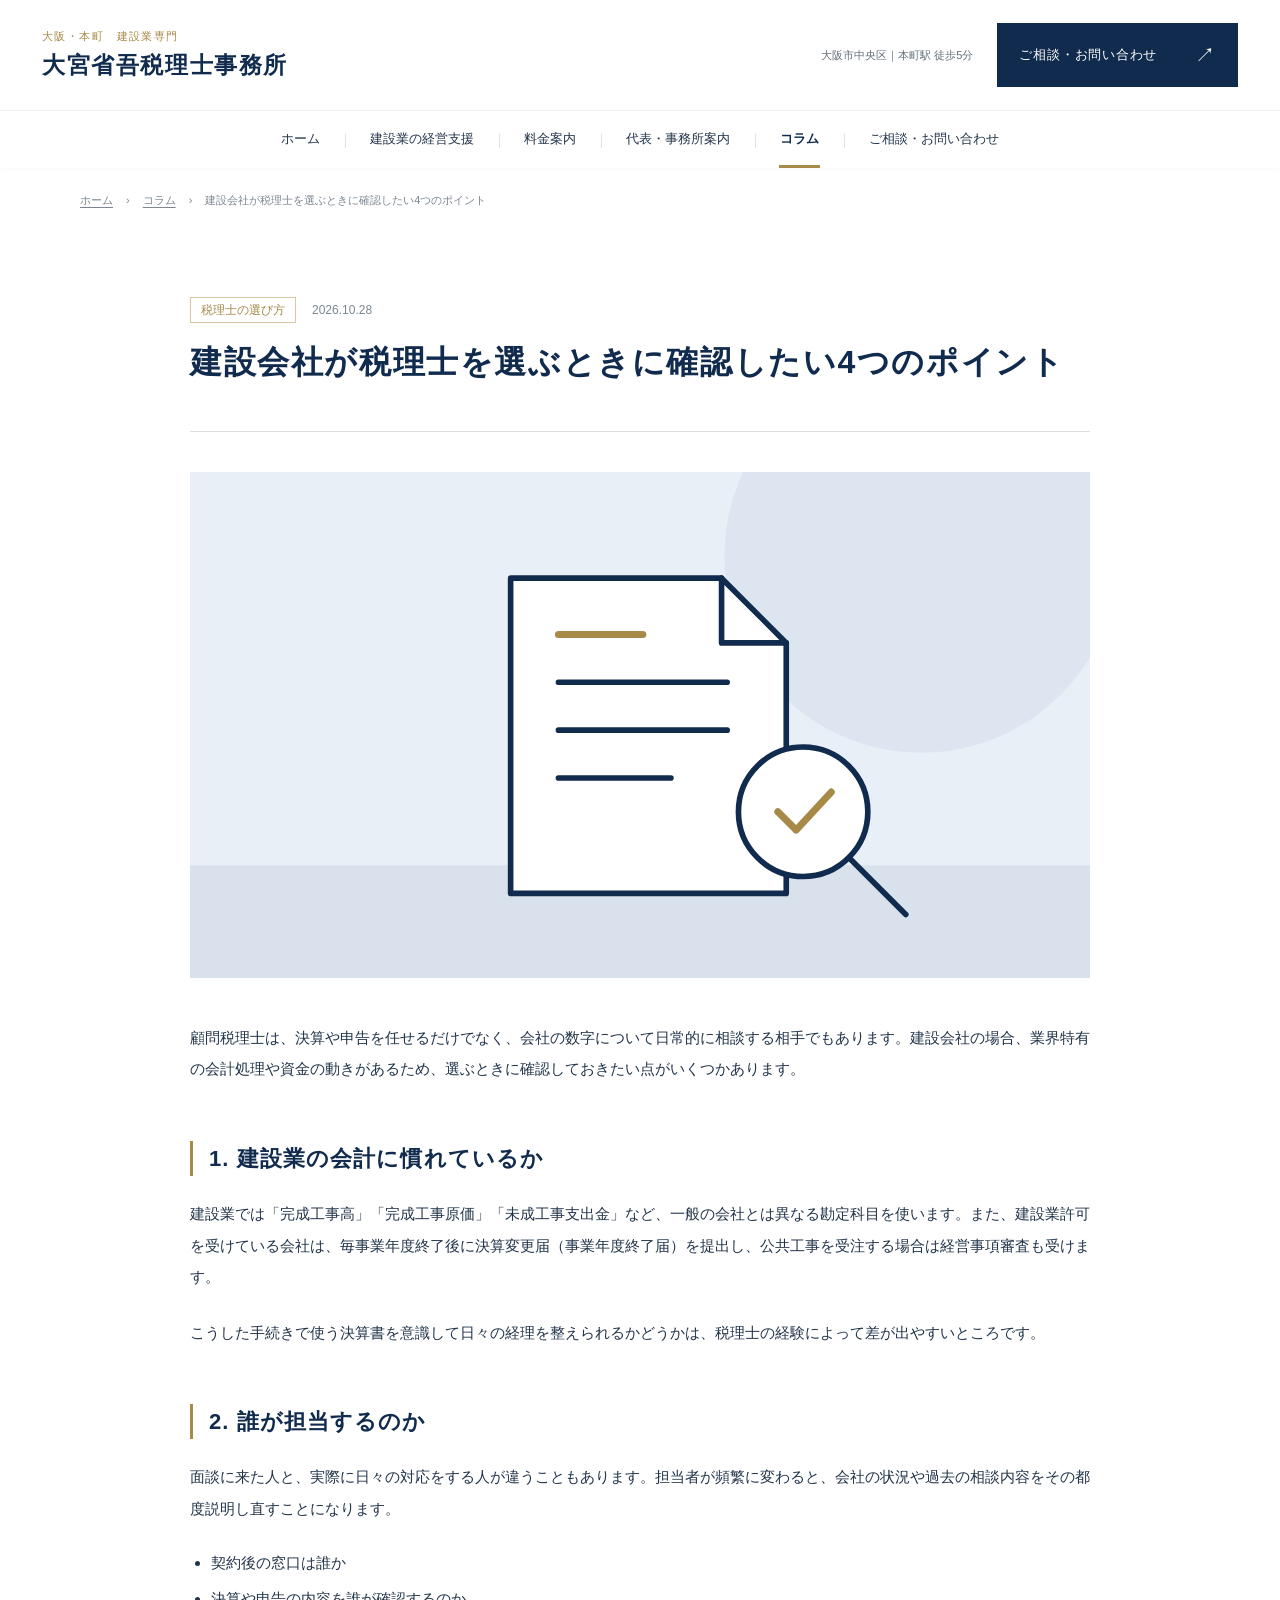
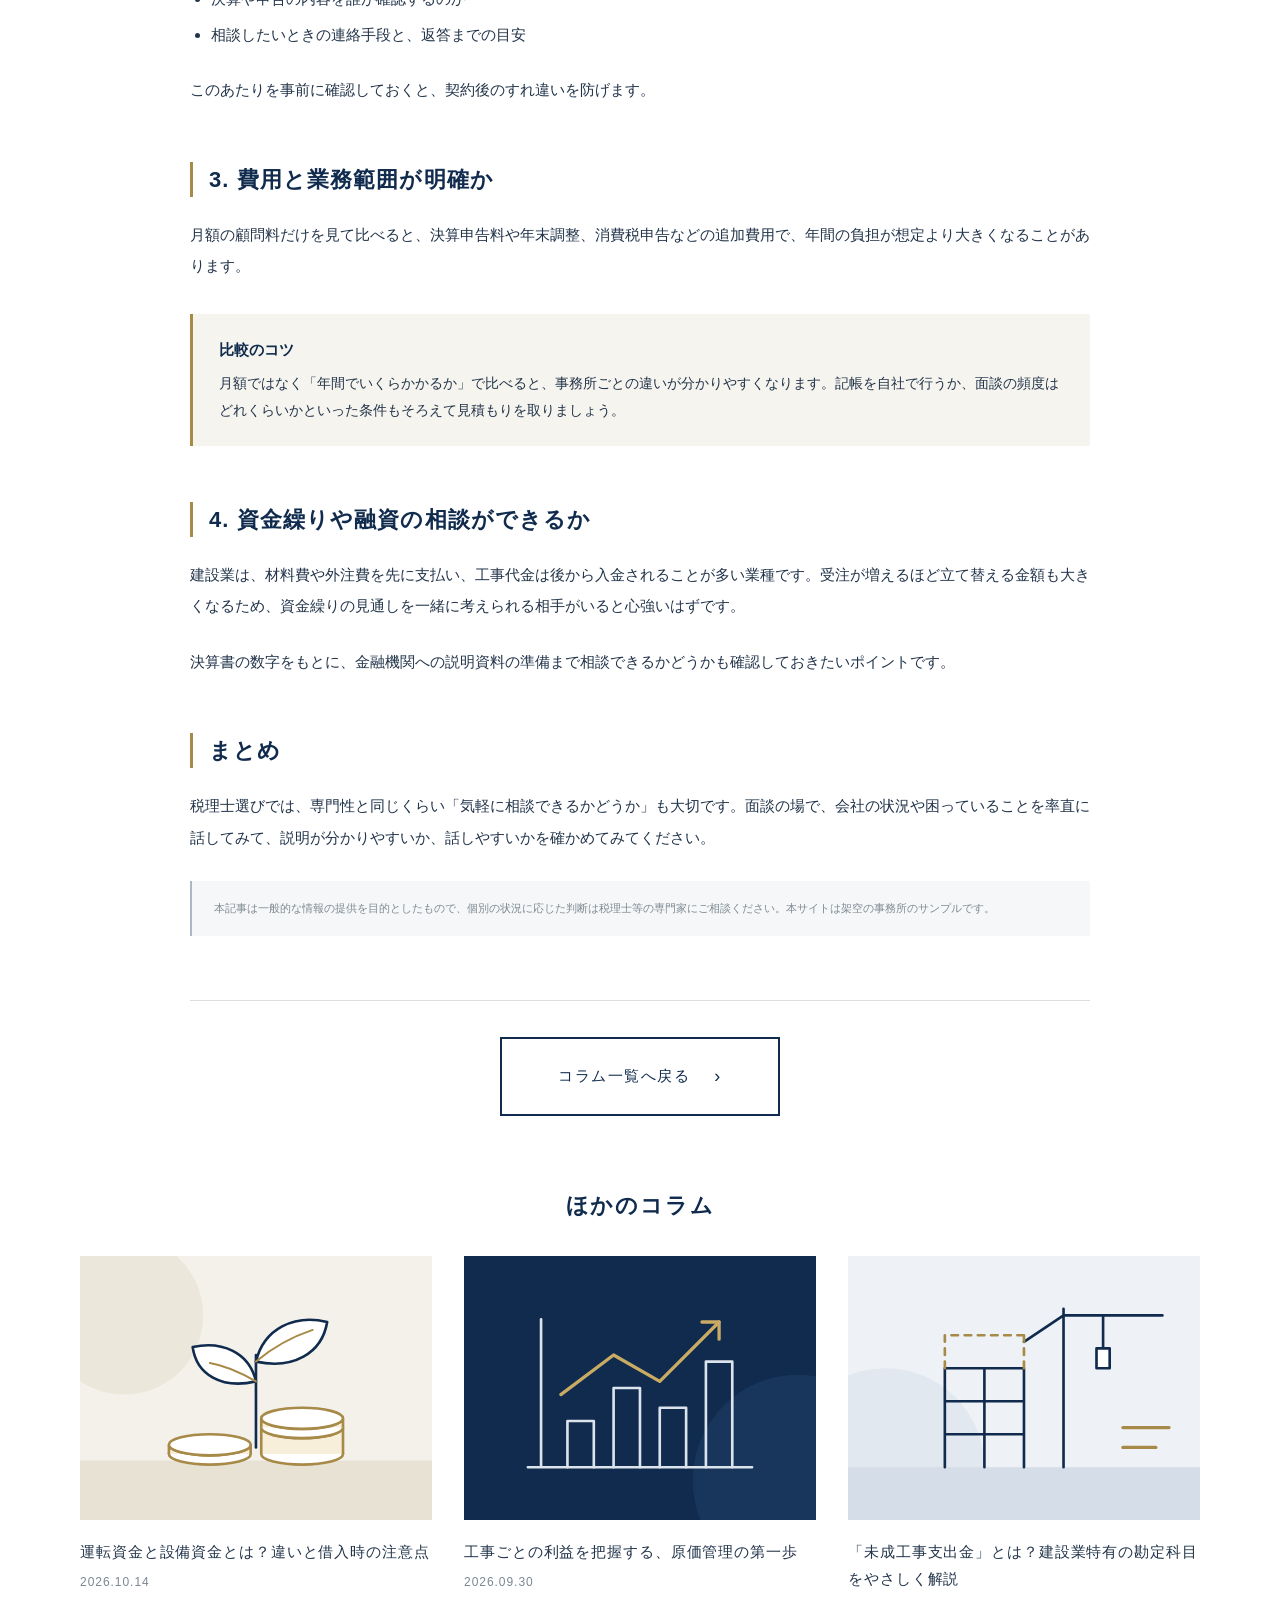
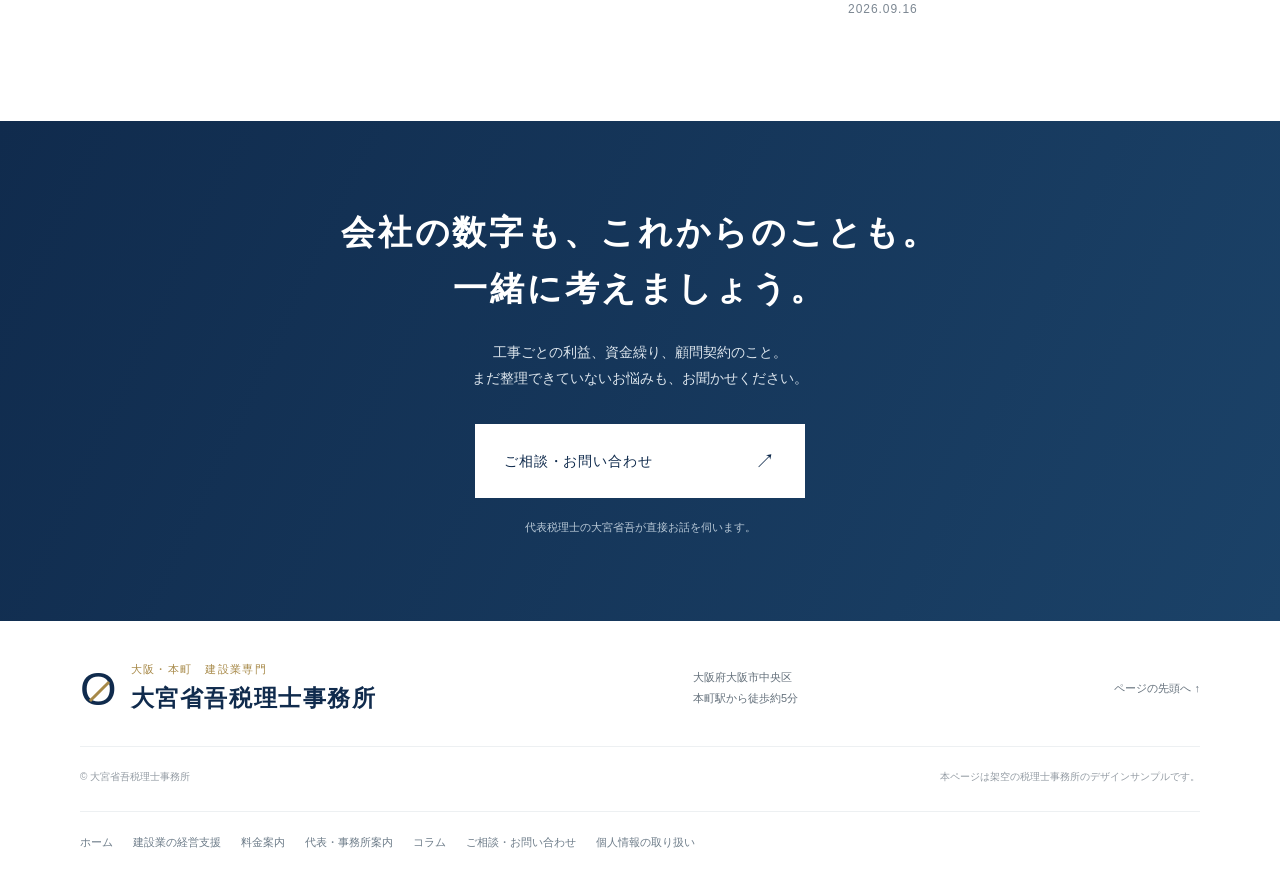
<file: column/tax-accountant-selection/index.html>
<!doctype html><html lang="ja"><head><meta charset="utf-8"><meta name="viewport" content="width=device-width,initial-scale=1"><title>建設会社が税理士を選ぶときに確認したい4つのポイント｜大宮省吾税理士事務所</title><meta name="description" content="建設会社が顧問税理士を選ぶときに確認したい、建設業会計への理解・担当者・費用・資金繰り相談の4つのポイントを解説します。"><meta name="theme-color" content="#102b4d"><link rel="stylesheet" href="../../assets/style.css"><link rel="stylesheet" href="../../assets/pages.css"></head><body id="top"><a class="skip" href="#main">本文へ</a><header><div class="header-inner"><a class="brand" href="../../"><span><small>大阪・本町　建設業専門</small><strong>大宮省吾税理士事務所</strong></span></a><div class="header-right"><span class="location">大阪市中央区｜本町駅 徒歩5分</span><a class="button compact" href="../../contact/">ご相談・お問い合わせ <span>↗</span></a></div><button class="menu-button" aria-expanded="false" aria-controls="navigation">メニュー <span>☰</span></button></div><nav id="navigation" aria-label="メインナビゲーション"><a href="../../">ホーム</a><a href="../../services/">建設業の経営支援</a><a href="../../fees/">料金案内</a><a href="../../about/">代表・事務所案内</a><a href="../../column/" aria-current="page">コラム</a><a href="../../contact/">ご相談・お問い合わせ</a></nav></header><main id="main"><div class="breadcrumb container"><a href="../../">ホーム</a><span>›</span><a href="../">コラム</a><span>›</span><span>建設会社が税理士を選ぶときに確認したい4つのポイント</span></div><article class="article"><div class="container narrow"><div class="article-head"><div class="article-meta"><span class="column-category">税理士の選び方</span><time datetime="2026-10-28">2026.10.28</time></div><h1>建設会社が税理士を選ぶときに確認したい4つのポイント</h1></div><img class="article-eyecatch" src="../../assets/column/tax-accountant.svg" alt="" width="640" height="400"><div class="article-body"><p>顧問税理士は、決算や申告を任せるだけでなく、会社の数字について日常的に相談する相手でもあります。建設会社の場合、業界特有の会計処理や資金の動きがあるため、選ぶときに確認しておきたい点がいくつかあります。</p>
<h2>1. 建設業の会計に慣れているか</h2>
<p>建設業では「完成工事高」「完成工事原価」「未成工事支出金」など、一般の会社とは異なる勘定科目を使います。また、建設業許可を受けている会社は、毎事業年度終了後に決算変更届（事業年度終了届）を提出し、公共工事を受注する場合は経営事項審査も受けます。</p>
<p>こうした手続きで使う決算書を意識して日々の経理を整えられるかどうかは、税理士の経験によって差が出やすいところです。</p>
<h2>2. 誰が担当するのか</h2>
<p>面談に来た人と、実際に日々の対応をする人が違うこともあります。担当者が頻繁に変わると、会社の状況や過去の相談内容をその都度説明し直すことになります。</p>
<ul><li>契約後の窓口は誰か</li><li>決算や申告の内容を誰が確認するのか</li><li>相談したいときの連絡手段と、返答までの目安</li></ul>
<p>このあたりを事前に確認しておくと、契約後のすれ違いを防げます。</p>
<h2>3. 費用と業務範囲が明確か</h2>
<p>月額の顧問料だけを見て比べると、決算申告料や年末調整、消費税申告などの追加費用で、年間の負担が想定より大きくなることがあります。</p>
<div class="article-point"><strong>比較のコツ</strong><p>月額ではなく「年間でいくらかかるか」で比べると、事務所ごとの違いが分かりやすくなります。記帳を自社で行うか、面談の頻度はどれくらいかといった条件もそろえて見積もりを取りましょう。</p></div>
<h2>4. 資金繰りや融資の相談ができるか</h2>
<p>建設業は、材料費や外注費を先に支払い、工事代金は後から入金されることが多い業種です。受注が増えるほど立て替える金額も大きくなるため、資金繰りの見通しを一緒に考えられる相手がいると心強いはずです。</p>
<p>決算書の数字をもとに、金融機関への説明資料の準備まで相談できるかどうかも確認しておきたいポイントです。</p>
<h2>まとめ</h2>
<p>税理士選びでは、専門性と同じくらい「気軽に相談できるかどうか」も大切です。面談の場で、会社の状況や困っていることを率直に話してみて、説明が分かりやすいか、話しやすいかを確かめてみてください。</p></div><p class="demo-note">本記事は一般的な情報の提供を目的としたもので、個別の状況に応じた判断は税理士等の専門家にご相談ください。本サイトは架空の事務所のサンプルです。</p><div class="article-footer"><a class="outline-button" href="../">コラム一覧へ戻る <span>›</span></a></div></div><div class="container related"><h2>ほかのコラム</h2><ul class="column-grid"><li class="column-card"><a href="../working-and-equipment-funds/"><img src="../../assets/column/working-capital.svg" alt="" width="640" height="400" loading="lazy"><h3>運転資金と設備資金とは？違いと借入時の注意点</h3><time datetime="2026-10-14">2026.10.14</time></a></li><li class="column-card"><a href="../project-cost-management/"><img src="../../assets/column/cost-control.svg" alt="" width="640" height="400" loading="lazy"><h3>工事ごとの利益を把握する、原価管理の第一歩</h3><time datetime="2026-09-30">2026.09.30</time></a></li><li class="column-card"><a href="../work-in-progress/"><img src="../../assets/column/work-in-progress.svg" alt="" width="640" height="400" loading="lazy"><h3>「未成工事支出金」とは？建設業特有の勘定科目をやさしく解説</h3><time datetime="2026-09-16">2026.09.16</time></a></li></ul></div></article><section class="contact"><div class="container"><h2>会社の数字も、これからのことも。<br>一緒に考えましょう。</h2><p>工事ごとの利益、資金繰り、顧問契約のこと。<br>まだ整理できていないお悩みも、お聞かせください。</p><a class="button light" href="../../contact/">ご相談・お問い合わせ <span>↗</span></a><p class="contact-caption">代表税理士の大宮省吾が直接お話を伺います。</p></div></section></main><footer><div class="container footer-top"><a class="brand" href="../../"><span class="brand-symbol" aria-hidden="true">O<span></span></span><span><small>大阪・本町　建設業専門</small><strong>大宮省吾税理士事務所</strong></span></a><p>大阪府大阪市中央区<br>本町駅から徒歩約5分</p><a href="#top">ページの先頭へ ↑</a></div><div class="container footer-bottom"><small>© 大宮省吾税理士事務所</small><small>本ページは架空の税理士事務所のデザインサンプルです。</small></div><div class="container footer-links"><a href="../../">ホーム</a><a href="../../services/">建設業の経営支援</a><a href="../../fees/">料金案内</a><a href="../../about/">代表・事務所案内</a><a href="../../column/">コラム</a><a href="../../contact/">ご相談・お問い合わせ</a><a href="../../contact/#privacy">個人情報の取り扱い</a></div></footer><script src="../../assets/main.js"></script></body></html>
</file>
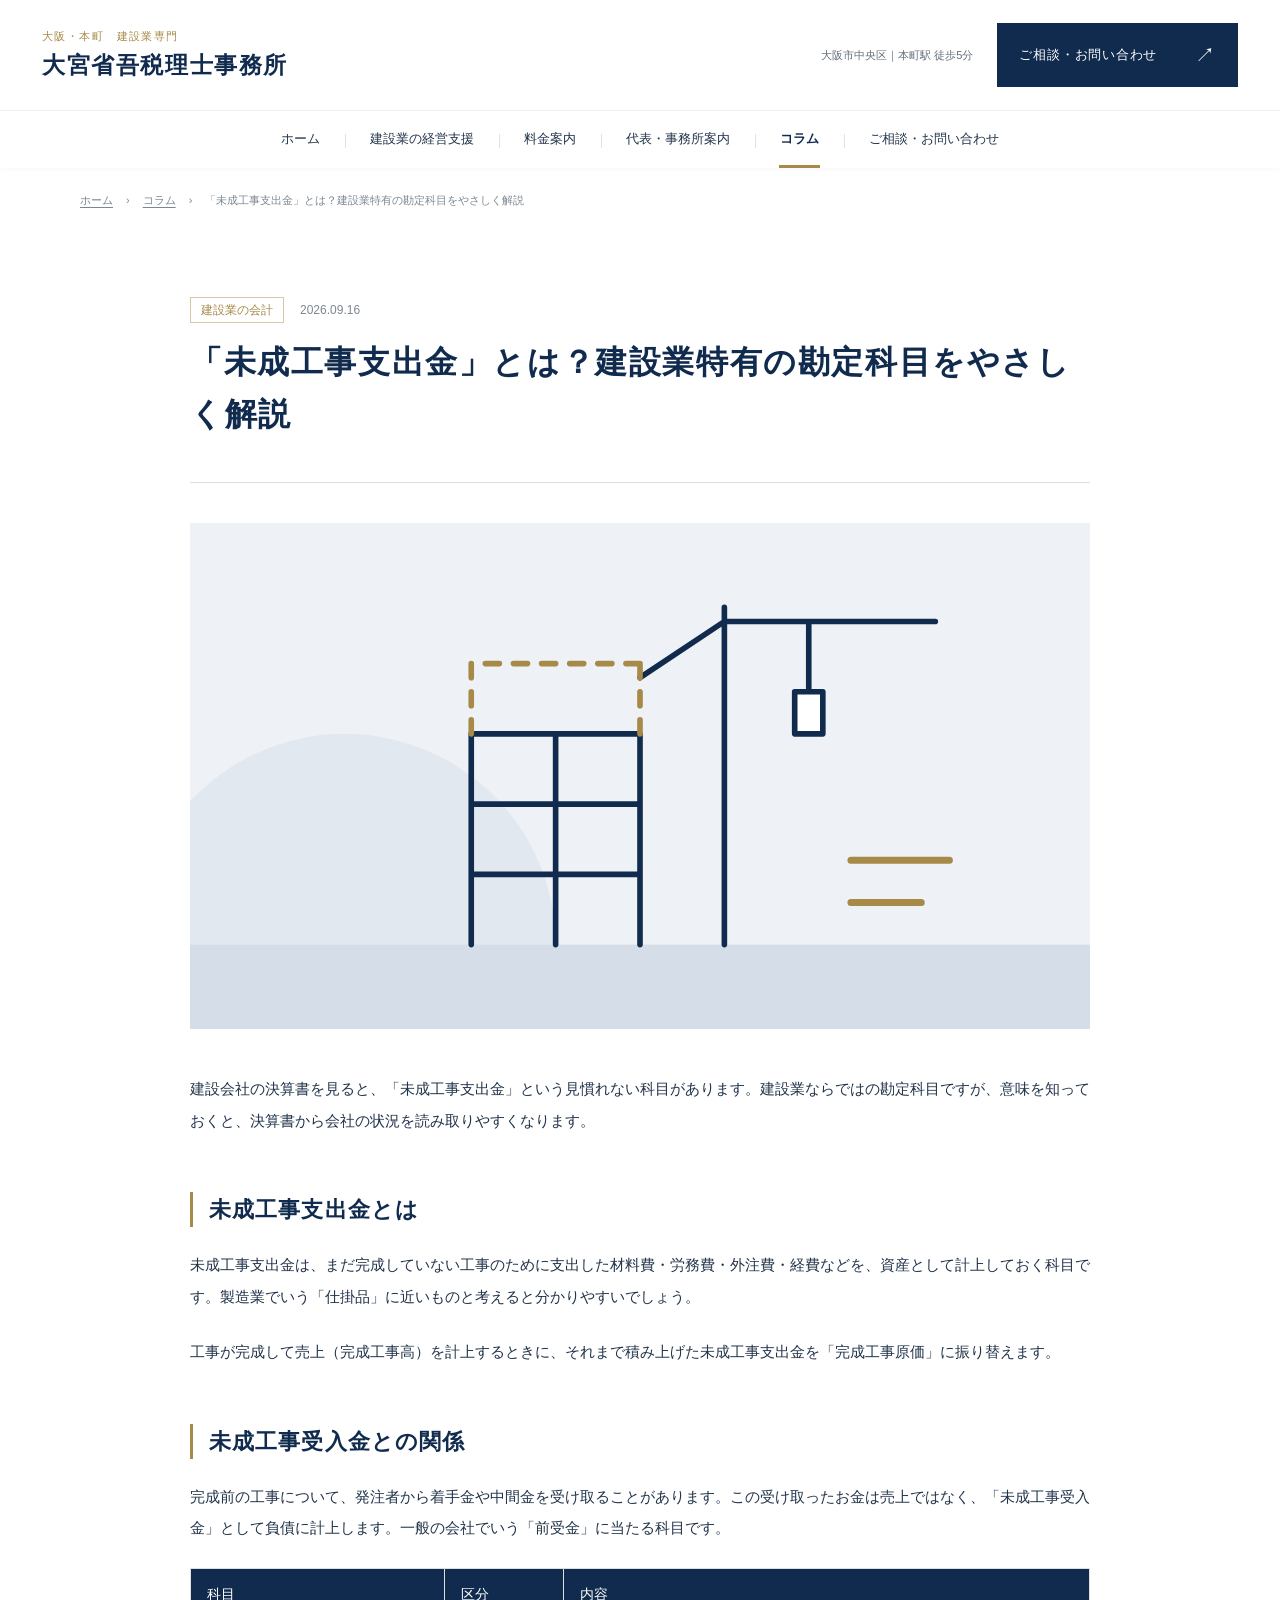
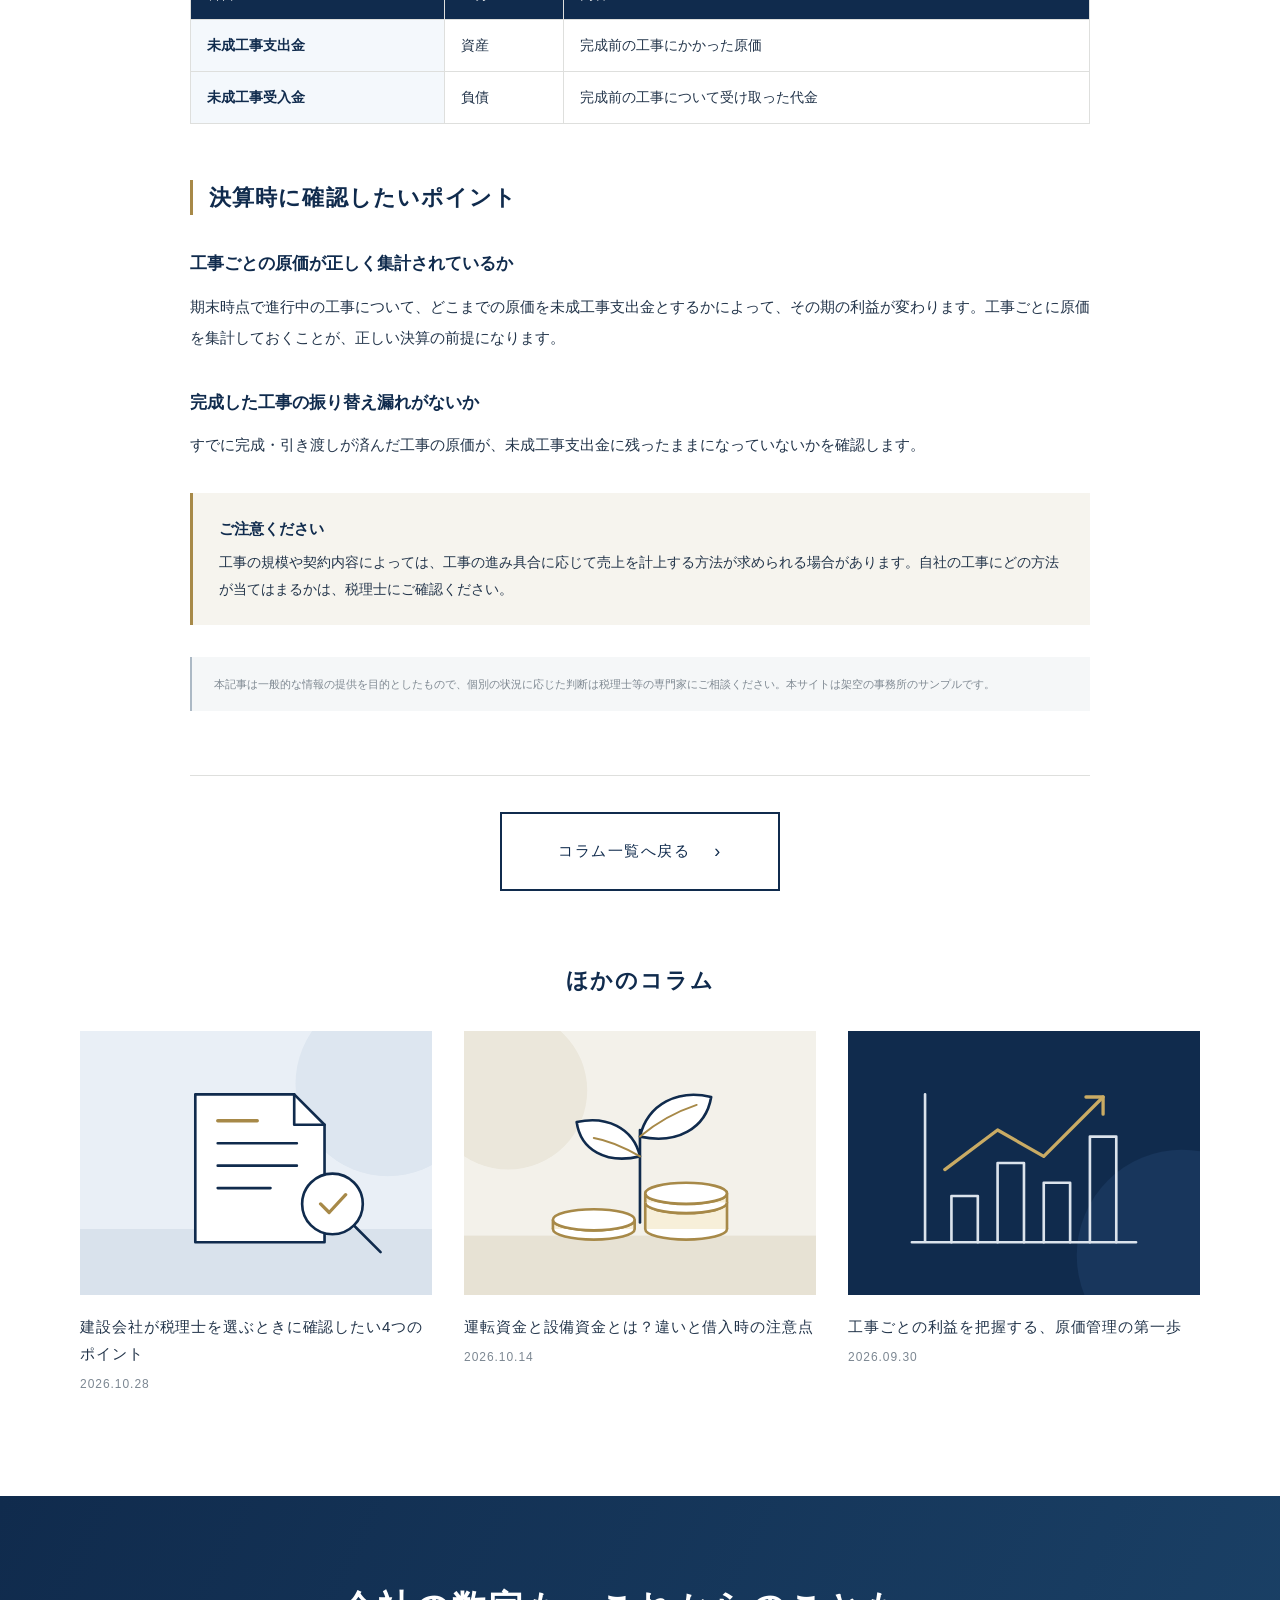
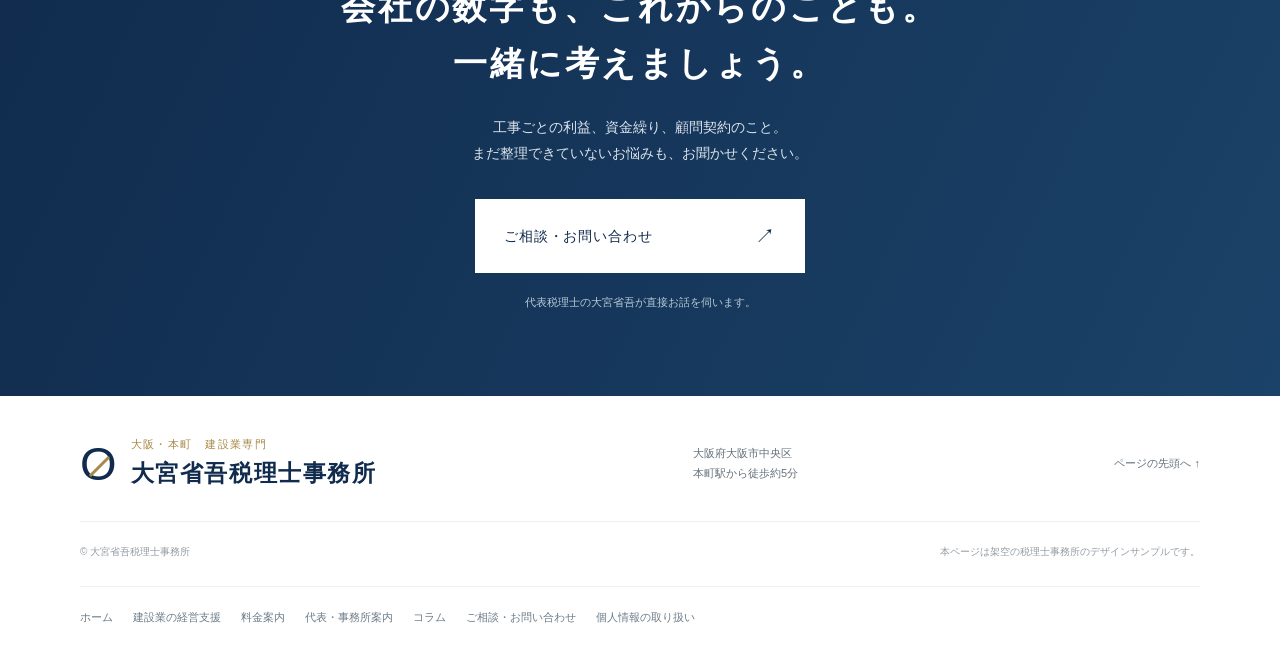
<file: column/work-in-progress/index.html>
<!doctype html><html lang="ja"><head><meta charset="utf-8"><meta name="viewport" content="width=device-width,initial-scale=1"><title>「未成工事支出金」とは？建設業特有の勘定科目をやさしく解説｜大宮省吾税理士事務所</title><meta name="description" content="建設業の決算書に出てくる「未成工事支出金」「未成工事受入金」の意味と、決算時に確認したいポイントを解説します。"><meta name="theme-color" content="#102b4d"><link rel="stylesheet" href="../../assets/style.css"><link rel="stylesheet" href="../../assets/pages.css"></head><body id="top"><a class="skip" href="#main">本文へ</a><header><div class="header-inner"><a class="brand" href="../../"><span><small>大阪・本町　建設業専門</small><strong>大宮省吾税理士事務所</strong></span></a><div class="header-right"><span class="location">大阪市中央区｜本町駅 徒歩5分</span><a class="button compact" href="../../contact/">ご相談・お問い合わせ <span>↗</span></a></div><button class="menu-button" aria-expanded="false" aria-controls="navigation">メニュー <span>☰</span></button></div><nav id="navigation" aria-label="メインナビゲーション"><a href="../../">ホーム</a><a href="../../services/">建設業の経営支援</a><a href="../../fees/">料金案内</a><a href="../../about/">代表・事務所案内</a><a href="../../column/" aria-current="page">コラム</a><a href="../../contact/">ご相談・お問い合わせ</a></nav></header><main id="main"><div class="breadcrumb container"><a href="../../">ホーム</a><span>›</span><a href="../">コラム</a><span>›</span><span>「未成工事支出金」とは？建設業特有の勘定科目をやさしく解説</span></div><article class="article"><div class="container narrow"><div class="article-head"><div class="article-meta"><span class="column-category">建設業の会計</span><time datetime="2026-09-16">2026.09.16</time></div><h1>「未成工事支出金」とは？建設業特有の勘定科目をやさしく解説</h1></div><img class="article-eyecatch" src="../../assets/column/work-in-progress.svg" alt="" width="640" height="400"><div class="article-body"><p>建設会社の決算書を見ると、「未成工事支出金」という見慣れない科目があります。建設業ならではの勘定科目ですが、意味を知っておくと、決算書から会社の状況を読み取りやすくなります。</p>
<h2>未成工事支出金とは</h2>
<p>未成工事支出金は、まだ完成していない工事のために支出した材料費・労務費・外注費・経費などを、資産として計上しておく科目です。製造業でいう「仕掛品」に近いものと考えると分かりやすいでしょう。</p>
<p>工事が完成して売上（完成工事高）を計上するときに、それまで積み上げた未成工事支出金を「完成工事原価」に振り替えます。</p>
<h2>未成工事受入金との関係</h2>
<p>完成前の工事について、発注者から着手金や中間金を受け取ることがあります。この受け取ったお金は売上ではなく、「未成工事受入金」として負債に計上します。一般の会社でいう「前受金」に当たる科目です。</p>
<table><thead><tr><th>科目</th><th>区分</th><th>内容</th></tr></thead><tbody><tr><th>未成工事支出金</th><td>資産</td><td>完成前の工事にかかった原価</td></tr><tr><th>未成工事受入金</th><td>負債</td><td>完成前の工事について受け取った代金</td></tr></tbody></table>
<h2>決算時に確認したいポイント</h2>
<h3>工事ごとの原価が正しく集計されているか</h3>
<p>期末時点で進行中の工事について、どこまでの原価を未成工事支出金とするかによって、その期の利益が変わります。工事ごとに原価を集計しておくことが、正しい決算の前提になります。</p>
<h3>完成した工事の振り替え漏れがないか</h3>
<p>すでに完成・引き渡しが済んだ工事の原価が、未成工事支出金に残ったままになっていないかを確認します。</p>
<div class="article-point"><strong>ご注意ください</strong><p>工事の規模や契約内容によっては、工事の進み具合に応じて売上を計上する方法が求められる場合があります。自社の工事にどの方法が当てはまるかは、税理士にご確認ください。</p></div></div><p class="demo-note">本記事は一般的な情報の提供を目的としたもので、個別の状況に応じた判断は税理士等の専門家にご相談ください。本サイトは架空の事務所のサンプルです。</p><div class="article-footer"><a class="outline-button" href="../">コラム一覧へ戻る <span>›</span></a></div></div><div class="container related"><h2>ほかのコラム</h2><ul class="column-grid"><li class="column-card"><a href="../tax-accountant-selection/"><img src="../../assets/column/tax-accountant.svg" alt="" width="640" height="400" loading="lazy"><h3>建設会社が税理士を選ぶときに確認したい4つのポイント</h3><time datetime="2026-10-28">2026.10.28</time></a></li><li class="column-card"><a href="../working-and-equipment-funds/"><img src="../../assets/column/working-capital.svg" alt="" width="640" height="400" loading="lazy"><h3>運転資金と設備資金とは？違いと借入時の注意点</h3><time datetime="2026-10-14">2026.10.14</time></a></li><li class="column-card"><a href="../project-cost-management/"><img src="../../assets/column/cost-control.svg" alt="" width="640" height="400" loading="lazy"><h3>工事ごとの利益を把握する、原価管理の第一歩</h3><time datetime="2026-09-30">2026.09.30</time></a></li></ul></div></article><section class="contact"><div class="container"><h2>会社の数字も、これからのことも。<br>一緒に考えましょう。</h2><p>工事ごとの利益、資金繰り、顧問契約のこと。<br>まだ整理できていないお悩みも、お聞かせください。</p><a class="button light" href="../../contact/">ご相談・お問い合わせ <span>↗</span></a><p class="contact-caption">代表税理士の大宮省吾が直接お話を伺います。</p></div></section></main><footer><div class="container footer-top"><a class="brand" href="../../"><span class="brand-symbol" aria-hidden="true">O<span></span></span><span><small>大阪・本町　建設業専門</small><strong>大宮省吾税理士事務所</strong></span></a><p>大阪府大阪市中央区<br>本町駅から徒歩約5分</p><a href="#top">ページの先頭へ ↑</a></div><div class="container footer-bottom"><small>© 大宮省吾税理士事務所</small><small>本ページは架空の税理士事務所のデザインサンプルです。</small></div><div class="container footer-links"><a href="../../">ホーム</a><a href="../../services/">建設業の経営支援</a><a href="../../fees/">料金案内</a><a href="../../about/">代表・事務所案内</a><a href="../../column/">コラム</a><a href="../../contact/">ご相談・お問い合わせ</a><a href="../../contact/#privacy">個人情報の取り扱い</a></div></footer><script src="../../assets/main.js"></script></body></html>
</file>
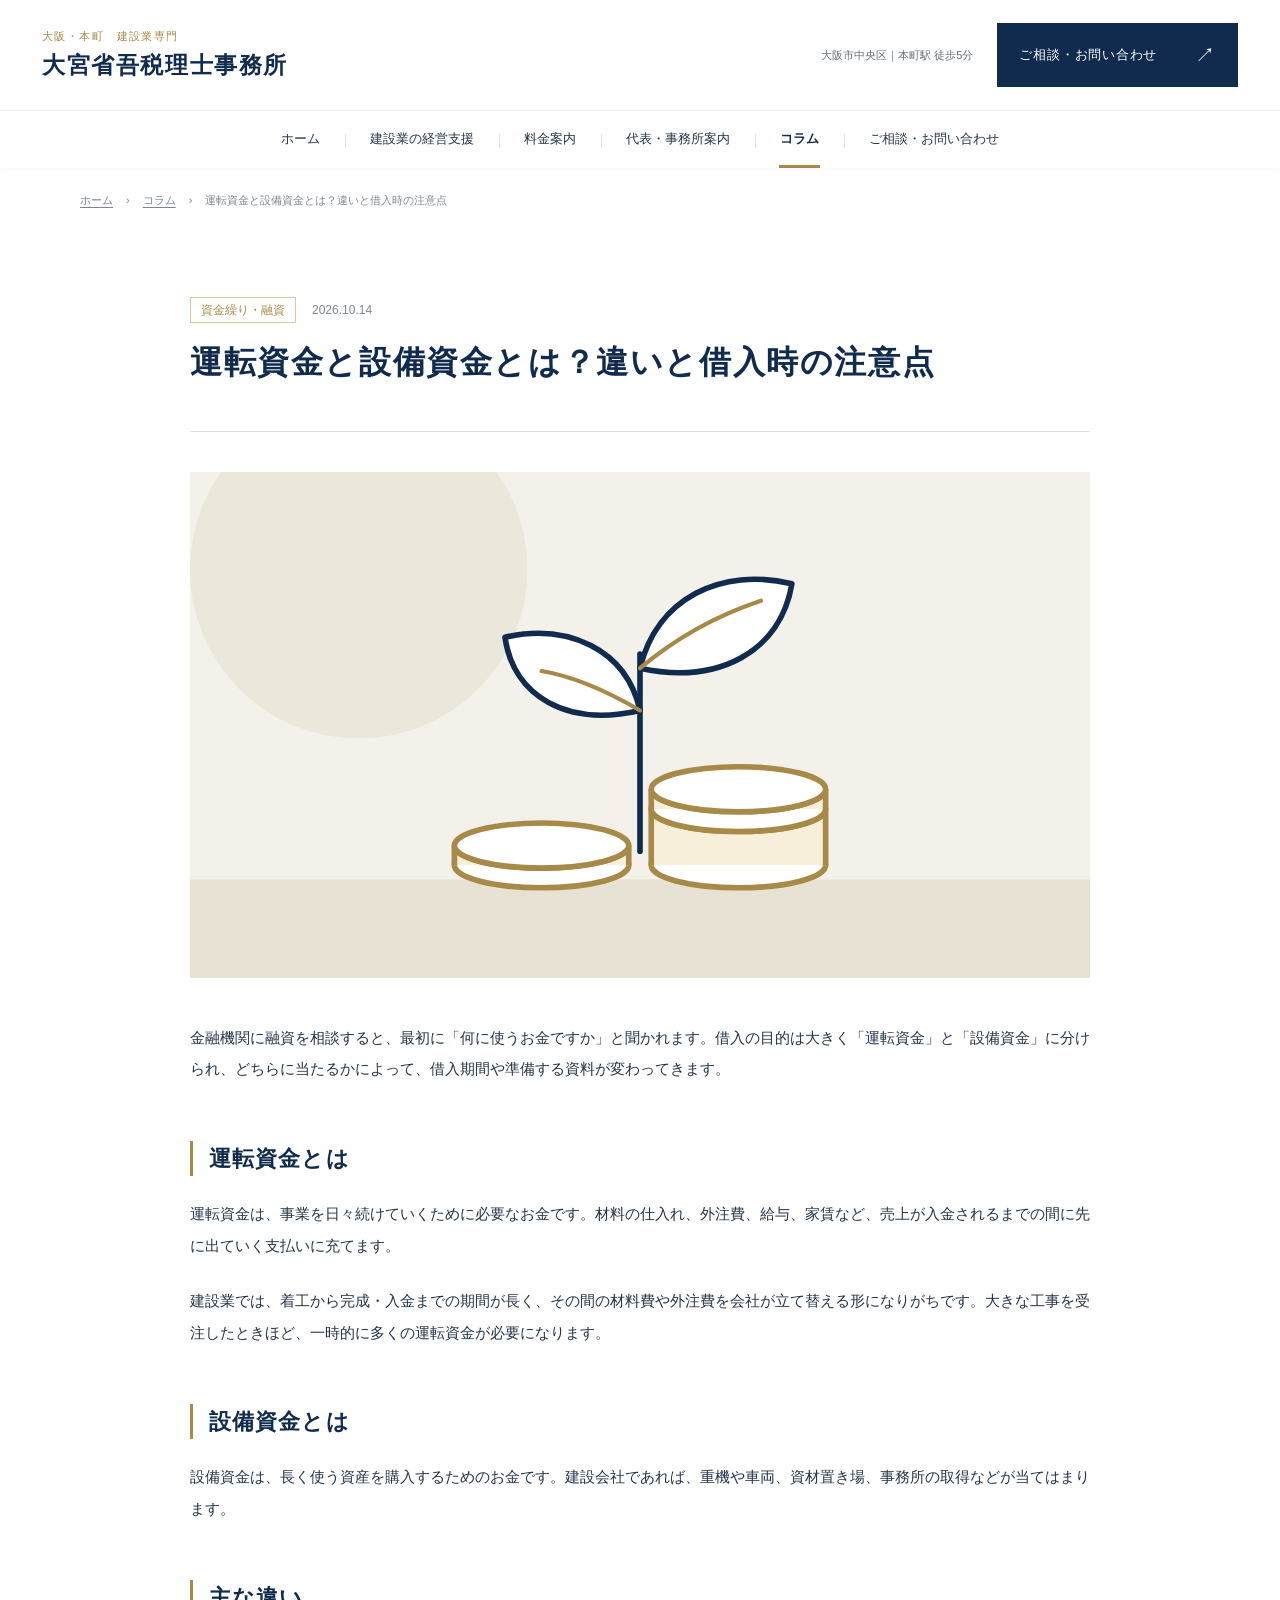
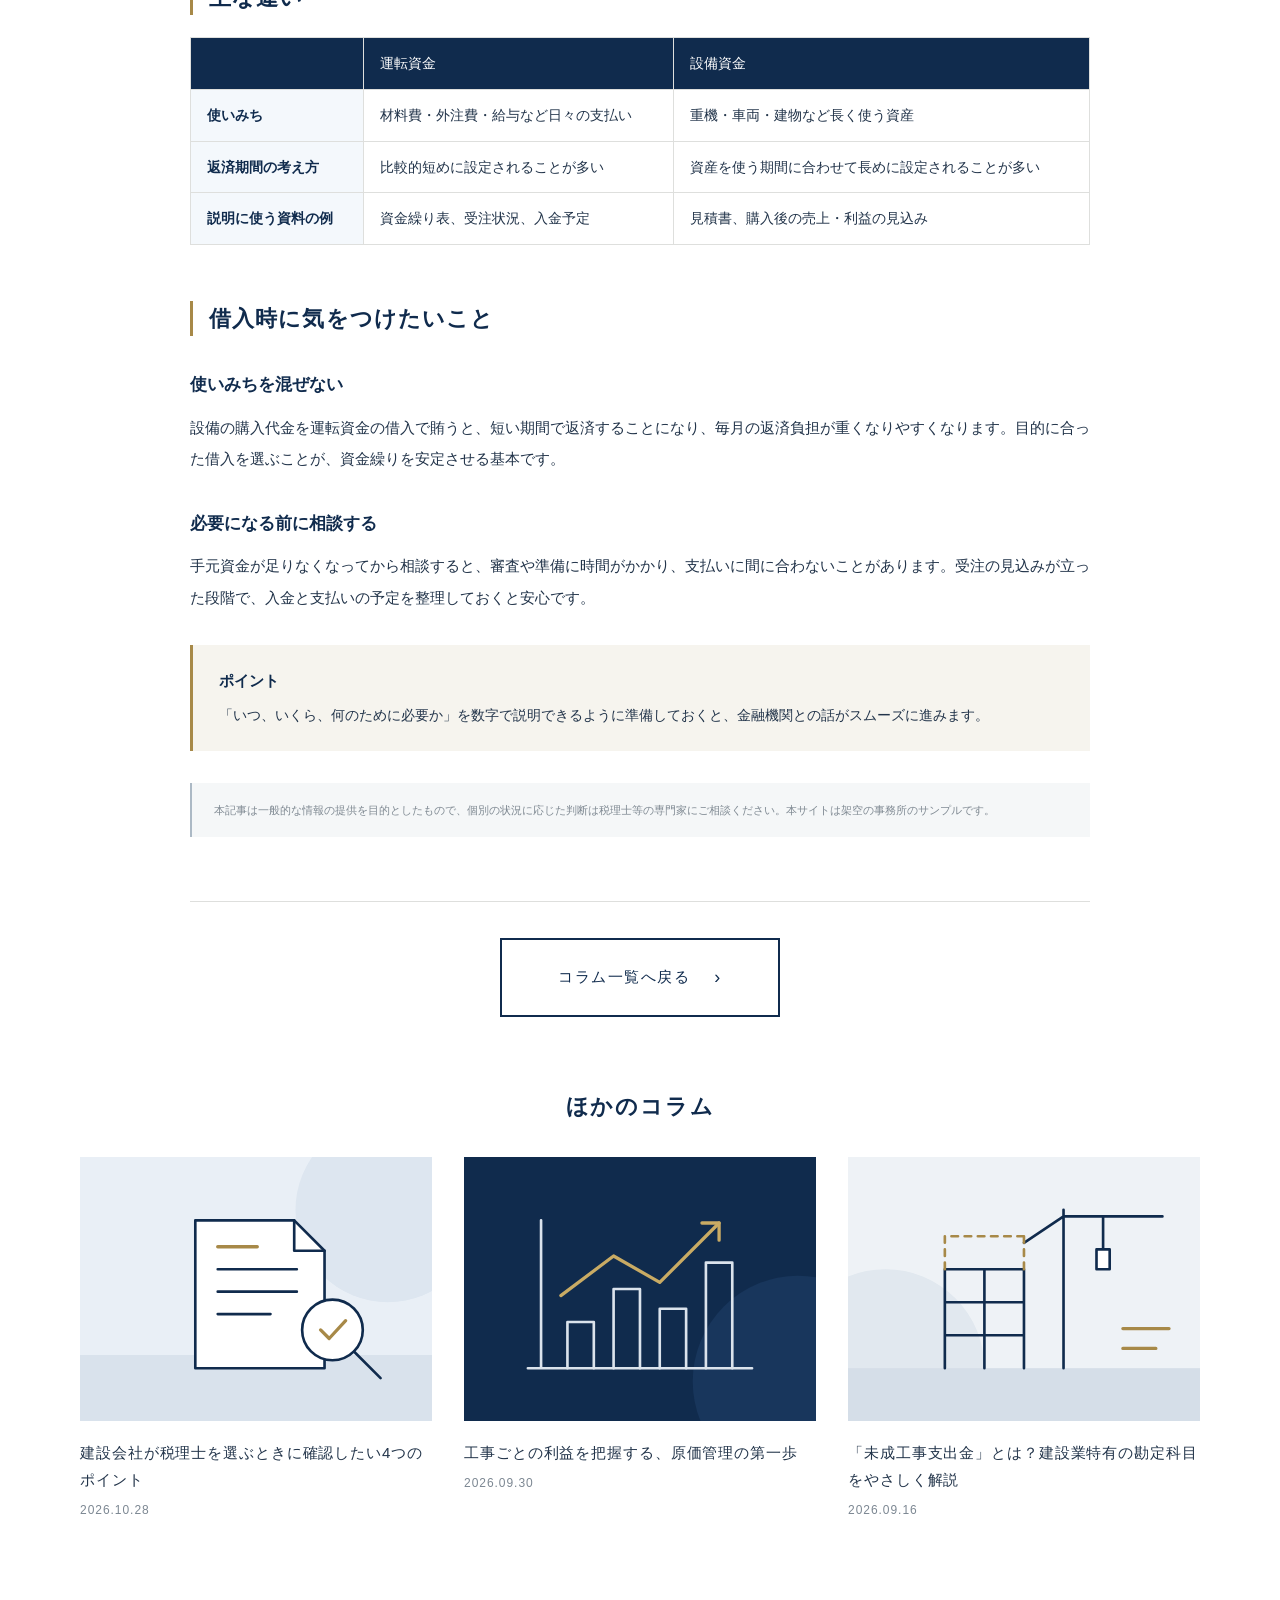
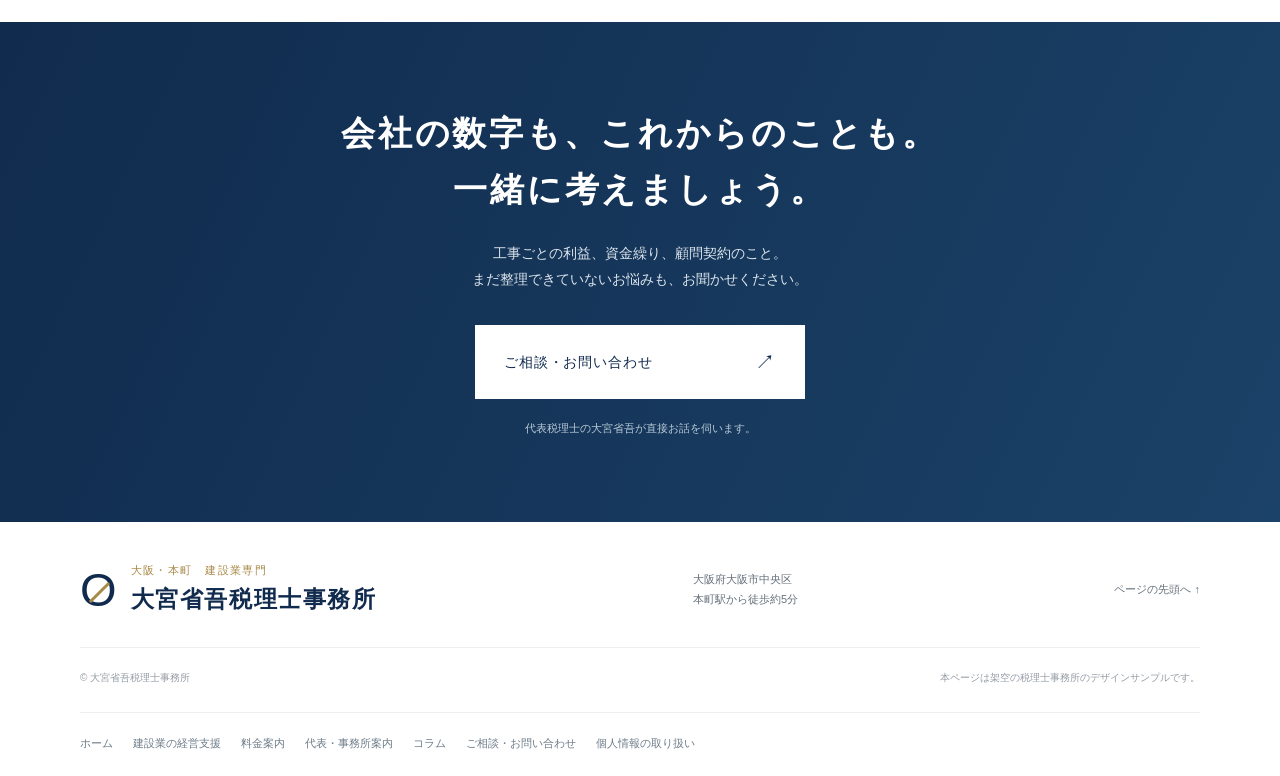
<file: column/working-and-equipment-funds/index.html>
<!doctype html><html lang="ja"><head><meta charset="utf-8"><meta name="viewport" content="width=device-width,initial-scale=1"><title>運転資金と設備資金とは？違いと借入時の注意点｜大宮省吾税理士事務所</title><meta name="description" content="融資の相談でよく聞く「運転資金」と「設備資金」の違いを、建設会社の例を交えて分かりやすく解説します。"><meta name="theme-color" content="#102b4d"><link rel="stylesheet" href="../../assets/style.css"><link rel="stylesheet" href="../../assets/pages.css"></head><body id="top"><a class="skip" href="#main">本文へ</a><header><div class="header-inner"><a class="brand" href="../../"><span><small>大阪・本町　建設業専門</small><strong>大宮省吾税理士事務所</strong></span></a><div class="header-right"><span class="location">大阪市中央区｜本町駅 徒歩5分</span><a class="button compact" href="../../contact/">ご相談・お問い合わせ <span>↗</span></a></div><button class="menu-button" aria-expanded="false" aria-controls="navigation">メニュー <span>☰</span></button></div><nav id="navigation" aria-label="メインナビゲーション"><a href="../../">ホーム</a><a href="../../services/">建設業の経営支援</a><a href="../../fees/">料金案内</a><a href="../../about/">代表・事務所案内</a><a href="../../column/" aria-current="page">コラム</a><a href="../../contact/">ご相談・お問い合わせ</a></nav></header><main id="main"><div class="breadcrumb container"><a href="../../">ホーム</a><span>›</span><a href="../">コラム</a><span>›</span><span>運転資金と設備資金とは？違いと借入時の注意点</span></div><article class="article"><div class="container narrow"><div class="article-head"><div class="article-meta"><span class="column-category">資金繰り・融資</span><time datetime="2026-10-14">2026.10.14</time></div><h1>運転資金と設備資金とは？違いと借入時の注意点</h1></div><img class="article-eyecatch" src="../../assets/column/working-capital.svg" alt="" width="640" height="400"><div class="article-body"><p>金融機関に融資を相談すると、最初に「何に使うお金ですか」と聞かれます。借入の目的は大きく「運転資金」と「設備資金」に分けられ、どちらに当たるかによって、借入期間や準備する資料が変わってきます。</p>
<h2>運転資金とは</h2>
<p>運転資金は、事業を日々続けていくために必要なお金です。材料の仕入れ、外注費、給与、家賃など、売上が入金されるまでの間に先に出ていく支払いに充てます。</p>
<p>建設業では、着工から完成・入金までの期間が長く、その間の材料費や外注費を会社が立て替える形になりがちです。大きな工事を受注したときほど、一時的に多くの運転資金が必要になります。</p>
<h2>設備資金とは</h2>
<p>設備資金は、長く使う資産を購入するためのお金です。建設会社であれば、重機や車両、資材置き場、事務所の取得などが当てはまります。</p>
<h2>主な違い</h2>
<table><thead><tr><th></th><th>運転資金</th><th>設備資金</th></tr></thead><tbody><tr><th>使いみち</th><td>材料費・外注費・給与など日々の支払い</td><td>重機・車両・建物など長く使う資産</td></tr><tr><th>返済期間の考え方</th><td>比較的短めに設定されることが多い</td><td>資産を使う期間に合わせて長めに設定されることが多い</td></tr><tr><th>説明に使う資料の例</th><td>資金繰り表、受注状況、入金予定</td><td>見積書、購入後の売上・利益の見込み</td></tr></tbody></table>
<h2>借入時に気をつけたいこと</h2>
<h3>使いみちを混ぜない</h3>
<p>設備の購入代金を運転資金の借入で賄うと、短い期間で返済することになり、毎月の返済負担が重くなりやすくなります。目的に合った借入を選ぶことが、資金繰りを安定させる基本です。</p>
<h3>必要になる前に相談する</h3>
<p>手元資金が足りなくなってから相談すると、審査や準備に時間がかかり、支払いに間に合わないことがあります。受注の見込みが立った段階で、入金と支払いの予定を整理しておくと安心です。</p>
<div class="article-point"><strong>ポイント</strong><p>「いつ、いくら、何のために必要か」を数字で説明できるように準備しておくと、金融機関との話がスムーズに進みます。</p></div></div><p class="demo-note">本記事は一般的な情報の提供を目的としたもので、個別の状況に応じた判断は税理士等の専門家にご相談ください。本サイトは架空の事務所のサンプルです。</p><div class="article-footer"><a class="outline-button" href="../">コラム一覧へ戻る <span>›</span></a></div></div><div class="container related"><h2>ほかのコラム</h2><ul class="column-grid"><li class="column-card"><a href="../tax-accountant-selection/"><img src="../../assets/column/tax-accountant.svg" alt="" width="640" height="400" loading="lazy"><h3>建設会社が税理士を選ぶときに確認したい4つのポイント</h3><time datetime="2026-10-28">2026.10.28</time></a></li><li class="column-card"><a href="../project-cost-management/"><img src="../../assets/column/cost-control.svg" alt="" width="640" height="400" loading="lazy"><h3>工事ごとの利益を把握する、原価管理の第一歩</h3><time datetime="2026-09-30">2026.09.30</time></a></li><li class="column-card"><a href="../work-in-progress/"><img src="../../assets/column/work-in-progress.svg" alt="" width="640" height="400" loading="lazy"><h3>「未成工事支出金」とは？建設業特有の勘定科目をやさしく解説</h3><time datetime="2026-09-16">2026.09.16</time></a></li></ul></div></article><section class="contact"><div class="container"><h2>会社の数字も、これからのことも。<br>一緒に考えましょう。</h2><p>工事ごとの利益、資金繰り、顧問契約のこと。<br>まだ整理できていないお悩みも、お聞かせください。</p><a class="button light" href="../../contact/">ご相談・お問い合わせ <span>↗</span></a><p class="contact-caption">代表税理士の大宮省吾が直接お話を伺います。</p></div></section></main><footer><div class="container footer-top"><a class="brand" href="../../"><span class="brand-symbol" aria-hidden="true">O<span></span></span><span><small>大阪・本町　建設業専門</small><strong>大宮省吾税理士事務所</strong></span></a><p>大阪府大阪市中央区<br>本町駅から徒歩約5分</p><a href="#top">ページの先頭へ ↑</a></div><div class="container footer-bottom"><small>© 大宮省吾税理士事務所</small><small>本ページは架空の税理士事務所のデザインサンプルです。</small></div><div class="container footer-links"><a href="../../">ホーム</a><a href="../../services/">建設業の経営支援</a><a href="../../fees/">料金案内</a><a href="../../about/">代表・事務所案内</a><a href="../../column/">コラム</a><a href="../../contact/">ご相談・お問い合わせ</a><a href="../../contact/#privacy">個人情報の取り扱い</a></div></footer><script src="../../assets/main.js"></script></body></html>
</file>
<file: assets/style.css>
:root{--navy:#102b4d;--ink:#22344a;--gold:#a78948;--cream:#f6f4ee;--line:#dedfdd;--serif:'Yu Mincho','Hiragino Mincho ProN','Noto Serif JP',serif;--sans:'Hiragino Kaku Gothic ProN','Yu Gothic',Meiryo,sans-serif}*{box-sizing:border-box}html{scroll-behavior:smooth;scroll-padding-top:150px}body{margin:0;font-family:var(--sans);color:var(--ink);font-size:15px;line-height:1.9;background:#fff}a{color:inherit;text-decoration:none}button{font:inherit;cursor:pointer}img{display:block;max-width:100%}h1,h2,h3,p{margin:0}h2,h3{font-family:var(--serif);color:var(--navy);font-weight:600}h2{font-size:clamp(26px,3vw,40px);line-height:1.65;letter-spacing:.08em}h3{line-height:1.75}p{overflow-wrap:anywhere}.container{width:min(1120px,calc(100% - 64px));margin:auto}.narrow{max-width:900px}.section{padding:100px 0}.eyebrow{font-family:Georgia,serif;font-size:12px;font-weight:600;letter-spacing:.2em;color:var(--gold);margin-bottom:18px}.section-heading{text-align:center;margin-bottom:48px}.section-heading>p:last-child:not(.eyebrow){margin-top:20px;color:#64707b}.button{display:inline-flex;align-items:center;justify-content:space-between;gap:38px;padding:17px 28px;background:var(--navy);border:1px solid var(--navy);color:#fff;font-size:14px;letter-spacing:.06em;transition:.2s}.button:hover{background:#254568;transform:translateY(-2px)}.button span{font-size:20px}.button.compact{padding:12px 21px;font-size:13px}.button.light{background:white;border-color:white;color:var(--navy);min-width:330px}.button.light:hover{background:var(--cream)}:focus-visible{outline:3px solid #caa654;outline-offset:5px}header{background:rgba(255,255,255,.98);position:sticky;top:0;z-index:10;box-shadow:0 1px 6px #102b4d09}.header-inner{max-width:1400px;margin:auto;display:flex;align-items:center;justify-content:space-between;padding:23px 42px}.brand{display:flex;align-items:center;gap:14px}.brand small{display:block;font-size:11px;letter-spacing:.13em;color:var(--gold);line-height:1.5;margin-bottom:5px}.brand strong{font-family:var(--serif);font-size:23px;letter-spacing:.07em;color:var(--navy);line-height:1.4}.brand-symbol{font-family:Georgia,serif;font-size:47px;line-height:1;color:var(--navy);position:relative}.brand-symbol span{position:absolute;height:3px;width:27px;background:var(--gold);left:6px;top:25px;transform:rotate(-45deg)}.header-right{display:flex;align-items:center;gap:24px}.location{font-size:11px;color:#64707b}nav{border-top:1px solid #edf0f0;display:flex;justify-content:center;gap:0}nav a{font-size:13px;padding:16px 36px;position:relative}nav a:hover{color:var(--gold)}nav a+a:before{content:'';width:1px;height:14px;background:#dfe3e7;position:absolute;left:0;top:23px}.menu-button,.mobile-contact,.mobile-only{display:none}.kv{display:block;width:100%;height:auto}.hero-action{display:flex;align-items:center;justify-content:space-between;gap:30px;padding:28px max(32px,calc((100% - 1120px)/2));border-bottom:1px solid var(--line);background:#fff}.gold-label{font-family:var(--serif);font-size:21px;letter-spacing:.05em;color:var(--navy)}.hero-action p{font-size:12px;color:#64707b;margin-top:5px}.concerns{background:var(--cream)}.concern-grid{display:grid;grid-template-columns:repeat(3,1fr);gap:22px}.concern-grid article{background:white;padding:32px 30px;border-top:2px solid var(--gold)}.number{font-family:Georgia,serif;color:#c5b58d;font-size:35px;line-height:1;display:block;margin-bottom:22px}.concern-grid h3{font-size:19px;margin-bottom:18px}.concern-grid p{font-size:14px;color:#68727b}.concern-end{text-align:center;margin-top:45px;font-family:var(--serif);color:var(--navy)}.concern-end span{display:block;font-size:15px}.concern-end strong{font-size:25px;letter-spacing:.04em;font-weight:500}.strength-list article{display:grid;grid-template-columns:160px 1fr;gap:35px;padding:38px 20px;border-bottom:1px solid var(--line)}.strength-list article:first-child{border-top:1px solid var(--line)}.strength-index{font-family:Georgia,serif;font-size:58px;color:var(--gold);line-height:1.2}.strength-index span{display:block;font-size:9px;letter-spacing:.12em;margin-top:10px;color:#81898f}.strength-list h3{font-size:24px;margin-bottom:15px}.strength-list p{max-width:770px;color:#64707b;font-size:14px}.tags{display:flex;gap:10px;flex-wrap:wrap;margin-top:20px}.tags span{padding:4px 14px;background:#f5f6f7;font-size:11px}.services{background:var(--navy);color:#dae1ea}.services h2,.services h3{color:white}.heading-split{display:flex;align-items:end;justify-content:space-between;gap:32px;margin-bottom:45px}.heading-split>p{font-size:13px;padding-bottom:8px}.service-grid{display:grid;grid-template-columns:repeat(2,1fr);border-left:1px solid #ffffff25;border-top:1px solid #ffffff25}.service-grid article{padding:38px 40px;border-right:1px solid #ffffff25;border-bottom:1px solid #ffffff25}.service-grid article>span{font-size:10px;font-family:Georgia,serif;letter-spacing:.12em;color:#cab57d}.service-grid h3{font-size:24px;margin:13px 0}.service-grid p{font-size:14px;color:#c4cedb}.service-note{padding:26px 32px;margin-top:25px;border:1px solid #ffffff25;display:flex;align-items:center;gap:24px}.service-note strong{font-size:13px;white-space:nowrap;font-weight:500;color:white}.service-note p{font-size:12px;color:#c4cedb}.representative-grid{display:grid;grid-template-columns:350px 1fr;gap:80px}.portrait{height:410px;position:relative;overflow:hidden;background:#b1dded}.portrait img{max-width:none;height:100%;width:auto;position:absolute;right:0}.portrait-caption{font-size:10px;color:#8b949c;text-align:right;margin-top:6px}.name{padding:22px 4px;border-bottom:1px solid var(--line)}.name small{font-size:12px;color:#737c84}.name h3{font-size:32px;letter-spacing:.2em;margin:6px 0}.name>span{font-size:10px;letter-spacing:.2em;color:var(--gold)}.representative-copy h2{margin-bottom:22px}.representative-copy>p:not(.eyebrow){font-size:14px;color:#64707b;margin-bottom:18px}.representative-copy .lead{font-family:var(--serif);font-size:19px!important;color:var(--navy)!important;padding-left:19px;border-left:2px solid var(--gold);margin:30px 0!important}.career{margin-top:28px;border-top:1px solid var(--line);padding-top:15px}.career>div{display:grid;grid-template-columns:60px 1fr;gap:14px;margin-top:12px;font-size:12px}.career span{color:var(--gold);font-weight:bold}.flow{background:var(--cream)}.flow-grid{display:grid;grid-template-columns:repeat(3,1fr);gap:36px;padding:0;margin:0;list-style:none}.flow-grid li{position:relative;padding-top:22px;border-top:1px solid #b8a371}.flow-grid li+li:before{content:'→';position:absolute;left:-29px;top:63px;color:var(--gold)}.flow-grid span{color:var(--gold);font:13px Georgia,serif;letter-spacing:.13em}.flow-grid h3{font-size:21px;margin:16px 0}.flow-grid p{font-size:13px;color:#64707b}.faq details{border-bottom:1px solid var(--line)}.faq details:first-of-type{border-top:1px solid var(--line)}summary{padding:24px 45px 24px 5px;font-size:15px;list-style:none;cursor:pointer;position:relative}summary::-webkit-details-marker{display:none}summary:after{content:'+';position:absolute;right:12px;top:22px;color:var(--gold);font-size:23px}details[open] summary:after{content:'−'}summary span{font:24px Georgia,serif;color:var(--gold);margin-right:22px}.faq details p{padding:0 40px 27px 47px;font-size:14px;color:#64707b}.office{background:#f5f7f8}.office-grid{display:grid;grid-template-columns:1fr 1fr;gap:80px}.office h2{font-size:31px}.office p{font-size:13px;color:#64707b;margin-top:23px}.office-decoration{margin-top:32px;color:#b4c0cc}.office-decoration>span{font:11px Georgia,serif;letter-spacing:.25em}.office-decoration svg{display:block;width:90%;height:95px;margin-top:8px}dl{margin:0}dl>div{display:grid;grid-template-columns:95px 1fr;gap:20px;padding:20px 0;border-bottom:1px solid #d8dfe4;font-size:13px}dl>div:first-child{border-top:1px solid #d8dfe4}dt{color:#7b858e}dd{margin:0;color:var(--navy)}.contact{padding:83px 0;text-align:center;background:linear-gradient(115deg,#102b4d,#1b4268);color:#dbe4ec}.contact h2{color:white;font-size:34px}.contact>.container>p:not(.eyebrow){font-size:14px;margin-top:23px}.contact .button{margin-top:32px}.contact .contact-caption{font-size:11px!important;margin-top:19px!important;color:#b9c9d7}footer{padding:40px 0 22px}.footer-top{display:flex;align-items:center;justify-content:space-between;gap:32px}.footer-top p,.footer-top>a:last-child{font-size:11px;color:#64707b}.footer-bottom{display:flex;justify-content:space-between;gap:24px;margin-top:30px;padding-top:20px;border-top:1px solid #edf0f2;color:#939ba3;font-size:10px}.footer-bottom small{font-size:10px}.skip{position:fixed;top:-80px;z-index:99;background:white;padding:12px}.skip:focus{top:5px}.sr-only{position:absolute;width:1px;height:1px;overflow:hidden;clip:rect(0,0,0,0)}dialog{border:0;padding:44px;max-width:520px;width:calc(100% - 40px);color:var(--ink);box-shadow:0 20px 80px #0003}dialog::backdrop{background:#0b203bc9}dialog h2{font-size:25px;margin-bottom:20px}dialog p{font-size:14px}dialog .button{margin-top:25px}.dialog-close{border:0;background:none;position:absolute;right:15px;top:8px;font-size:28px;color:var(--navy)}
@media(min-width:1700px){.hero{max-width:2048px;margin:auto}}
@media(max-width:1100px){.location{display:none}nav a{padding:16px 22px}.representative-grid{gap:45px;grid-template-columns:300px 1fr}.service-note{display:block}.service-note p{margin-top:10px}.concern-grid article{padding:26px 20px}.concern-grid h3{font-size:17px}.header-inner{padding:20px 30px}}
@media(max-width:760px){html{scroll-padding-top:85px}body{font-size:14px}.container{width:calc(100% - 40px)}.section{padding:62px 0}.header-inner{padding:16px 20px}.brand{gap:9px}.brand-symbol{font-size:35px}.brand-symbol span{width:21px;top:20px;left:4px}.brand small{font-size:9px}.brand strong{font-size:17px;letter-spacing:.02em}.header-right{display:none}.menu-button{display:block;border:0;background:none;font-size:10px;color:var(--navy);padding:5px}.menu-button span{display:block;font-size:22px;line-height:1.3}nav{display:none;position:absolute;background:white;left:0;right:0;box-shadow:0 10px 20px #102b4d15;padding:10px 20px}nav.open{display:grid;grid-template-columns:1fr 1fr}nav a{padding:12px 9px;border-bottom:1px solid #edf0f0;font-size:12px}nav a+a:before{display:none}.mobile-contact{display:block}.hero-action{padding:23px 20px;display:block;text-align:center}.gold-label{font-size:18px}.hero-action p{font-size:11px}.hero-action .button{margin-top:17px;padding:12px 26px;min-width:245px}.section-heading{margin-bottom:30px}.eyebrow{font-size:10px;margin-bottom:12px}.section-heading>p:last-child:not(.eyebrow){font-size:12px;margin-top:15px}.mobile-only{display:block}.concern-grid,.service-grid,.flow-grid,.office-grid,.representative-grid{grid-template-columns:1fr}.concern-grid{gap:14px}.concern-grid article{padding:23px 24px;position:relative}.number{font-size:25px;margin-bottom:13px}.concern-grid h3{font-size:19px}.concern-grid p{font-size:13px}.concern-end{margin-top:30px}.concern-end strong{font-size:20px;display:block;line-height:1.9;margin-top:6px}.strength-list article{grid-template-columns:47px 1fr;gap:18px;padding:28px 0}.strength-index{font-size:33px}.strength-index span{font-size:7px;letter-spacing:0;overflow-wrap:anywhere}.strength-list h3{font-size:20px}.strength-list p{font-size:13px}.tags{gap:6px}.tags span{font-size:10px;padding:4px 10px}.heading-split{display:block;margin-bottom:30px}.heading-split>p{margin-top:20px;font-size:12px}.service-grid article{padding:28px}.service-grid h3{font-size:23px}.service-grid p{font-size:13px}.service-note{padding:22px}.service-note strong{white-space:normal;display:block}.representative-grid{gap:32px}.portrait-column{max-width:340px;width:100%;margin:auto}.portrait{height:340px}.name{padding:16px 4px}.name h3{font-size:28px}.representative-copy .lead{font-size:17px!important}.representative-copy>p:not(.eyebrow){font-size:13px}.flow-grid{gap:28px}.flow-grid li{padding-top:17px}.flow-grid li+li:before{display:none}.flow-grid h3{margin:9px 0;font-size:20px}.faq summary{font-size:13px;padding:21px 30px 21px 0;display:flex;align-items:baseline;line-height:1.8}summary span{font-size:20px;margin-right:13px;flex-shrink:0}.faq details p{padding:0 15px 22px 32px;font-size:12px}.office-grid{gap:30px}.office h2{font-size:27px}.office-decoration{margin-top:20px}.office-decoration svg{height:75px}.contact{padding:55px 0}.contact h2{font-size:25px;letter-spacing:.04em}.contact>.container>p:not(.eyebrow){font-size:12px}.button.light{min-width:0;width:100%;max-width:330px}.footer-top{flex-direction:column;align-items:flex-start;gap:20px}.footer-bottom{flex-direction:column;gap:10px;margin-top:23px}dialog{padding:32px 25px}}
@media(prefers-reduced-motion:reduce){html{scroll-behavior:auto}*{transition:none!important}}
/* Refined concerns, portrait and consultation sequence */
.yellow-marker{background:linear-gradient(transparent 64%,#ffe46a 64%,#ffe46a 91%,transparent 91%);padding:0 .06em;box-decoration-break:clone;-webkit-box-decoration-break:clone}.concerns{background:#f8f6ef}.concerns .section-heading{margin-bottom:48px}.concern-grid{display:block;border-top:1px solid #d6d2c7}.concern-grid article{display:grid;grid-template-columns:112px minmax(260px,1fr) 1fr;align-items:center;gap:30px;background:transparent;border:0;border-bottom:1px solid #d6d2c7;padding:34px 8px}.concern-topic{font-size:13px;font-weight:600;color:var(--navy);border-left:4px solid #ebc443;padding:7px 0 7px 17px;letter-spacing:.08em}.concern-grid h3{margin:0;font-size:22px;line-height:1.8;letter-spacing:.025em}.concern-grid p{font-size:13px;line-height:2;color:#667079}.concern-end{margin-top:40px}.portrait{height:430px;background:#f2f1ed}.portrait img{width:100%;height:100%;max-width:100%;position:static;object-fit:cover;object-position:center 35%}.flow{background:#f4f6f7}.flow .section-heading{text-align:left;margin-bottom:40px}.flow-grid{display:block;position:relative;max-width:960px;margin-left:auto;list-style:none}.flow-grid:before{content:'';position:absolute;left:47px;top:38px;bottom:40px;width:1px;background:#b6c1cc}.flow-grid li{display:grid;grid-template-columns:95px 230px 1fr;align-items:center;gap:35px;padding:30px 0;border:0;position:relative}.flow-grid li+li{border-top:1px solid #d7dee4}.flow-grid li+li:before{display:none}.flow-grid .flow-step{width:95px;height:95px;display:flex;flex-direction:column;align-items:center;justify-content:center;border:1px solid #b9c5d0;border-radius:50%;background:#f4f6f7;position:relative;z-index:1;color:var(--navy);letter-spacing:0}.flow-step small{font-family:var(--sans);font-size:9px;letter-spacing:.02em}.flow-step b{font:normal 35px Georgia,serif;line-height:1.3}.flow-grid h3{font-size:22px;line-height:1.6;margin:0}.flow-grid p{font-size:14px;line-height:2;color:#667079}.flow-grid li:last-child .flow-step{background:var(--navy);color:white;border-color:var(--navy)}
@media(max-width:1100px){.concern-grid article{grid-template-columns:100px 1fr 1fr;gap:22px}.concern-grid h3{font-size:20px}.flow-grid li{grid-template-columns:95px 210px 1fr;gap:25px}.flow-grid h3{font-size:20px}}
@media(max-width:760px){.concerns .section-heading{margin-bottom:28px}.concern-grid article{grid-template-columns:1fr;gap:13px;padding:25px 0}.concern-topic{font-size:11px;padding:2px 0 2px 12px;line-height:1.7;border-left-width:3px}.concern-grid h3{font-size:21px;line-height:1.75}.concern-grid p{font-size:13px;padding-right:8px}.concern-end{margin-top:30px}.portrait{height:410px}.flow .section-heading{text-align:center;margin-bottom:25px}.flow-grid:before{left:29px;top:30px;bottom:50px}.flow-grid li{grid-template-columns:60px 1fr;column-gap:20px;row-gap:9px;padding:25px 0;align-items:start}.flow-grid .flow-step{width:60px;height:60px;grid-row:1 / 3}.flow-step small{font-size:7px}.flow-step b{font-size:26px}.flow-grid h3{font-size:20px;padding-top:5px}.flow-grid p{grid-column:2;font-size:12px;line-height:1.95}}
/* Four-step consultation graphic, adapted to the office palette */
.flow.process{background:#fff;padding:90px 0}.process .section-heading{text-align:center;margin-bottom:38px}.process-board{background:linear-gradient(120deg,#f2f4f7,#f8f6ef);padding:32px 28px;border-radius:10px}.process-phases{display:grid;grid-template-columns:1fr 1fr;gap:18px;margin-bottom:22px}.process-phases>div{background:#fff;clip-path:polygon(0 0,96% 0,100% 50%,96% 100%,0 100%);padding:13px 24px;font-family:var(--serif);font-size:20px;text-align:center;color:var(--navy);letter-spacing:.08em}.process-phases>div:last-child{color:#88703b}.process-cards{display:grid;grid-template-columns:repeat(4,minmax(0,1fr));gap:20px;padding:0;margin:0;list-style:none;position:relative;isolation:isolate}.process-cards:before{content:'';position:absolute;left:5%;right:5%;height:5px;top:139px;background:linear-gradient(90deg,var(--navy) 50%,#b39a61 50%);z-index:-1}.process-cards li{background:#fff;padding:22px 18px 25px;border-radius:7px;position:relative;text-align:center;box-shadow:0 2px 0 #102b4d06}.process-number{display:flex;align-items:baseline;justify-content:center;gap:6px;color:var(--navy);line-height:1.1;margin-bottom:18px}.process-number span{font:11px Georgia,serif;letter-spacing:.1em}.process-number b{font:normal 35px Georgia,serif}.process-icon{width:98px;height:98px;border-radius:50%;background:#edf1f6;display:grid;place-items:center;margin:0 auto 22px;color:var(--navy)}.process-icon svg{width:57px;height:57px}.process-icon .accent{stroke:#af9456}.process-cards li:nth-child(n+3) .process-number{color:#88703b}.process-cards li:nth-child(n+3) .process-icon{background:#f5f1e6}.process-cards h3{font-size:18px;letter-spacing:.02em;margin:0 0 12px;line-height:1.7}.process-cards p{font-size:12px;line-height:1.95;color:#64707b;text-align:left}.process-bands{display:grid;grid-template-columns:1fr 1fr;gap:18px;margin-top:23px}.process-bands>div{background:var(--navy);color:white;clip-path:polygon(0 0,96% 0,100% 50%,96% 100%,0 100%);padding:16px 20px;text-align:center;font-family:var(--serif);font-size:18px;letter-spacing:.04em}.process-bands>div:last-child{background:#a48b50}.process-bands span{font-family:var(--sans);font-size:10px;display:block;letter-spacing:.08em;margin-bottom:4px}.process-note{text-align:right;font-size:11px;color:#747f88;margin-top:14px}
@media(max-width:1100px){.process-board{padding:25px 20px}.process-cards{gap:13px}.process-cards li{padding:22px 13px}.process-cards h3{font-size:16px}.process-bands>div{font-size:17px}.process-icon{width:88px;height:88px}.process-cards:before{top:134px}}
@media(max-width:760px){.flow.process{padding:62px 0}.process .container{width:calc(100% - 28px)}.process .section-heading{margin-bottom:28px}.process-board{padding:20px 14px;border-radius:7px}.process-phases{gap:10px;margin-bottom:14px}.process-phases>div{font-size:12px;padding:11px 8px;letter-spacing:.01em}.process-cards{grid-template-columns:repeat(2,minmax(0,1fr));gap:14px 12px}.process-cards:before{display:none}.process-cards li{padding:19px 13px 20px}.process-cards li:nth-child(odd):after{content:'›';position:absolute;right:-11px;top:96px;color:var(--gold);font-size:24px;font-family:Georgia,serif;z-index:2}.process-number{margin-bottom:14px}.process-number b{font-size:30px}.process-number span{font-size:9px}.process-icon{width:75px;height:75px;margin-bottom:17px}.process-icon svg{width:46px;height:46px}.process-cards h3{font-size:16px;line-height:1.7;margin-bottom:10px}.process-cards p{font-size:11px;line-height:1.9}.process-bands{gap:10px;margin-top:17px}.process-bands>div{font-size:12px;padding:12px 9px;letter-spacing:0;line-height:1.7}.process-bands span{font-size:8px;letter-spacing:0}.process-note{text-align:center;font-size:10px;margin:14px 5px 0}}
@media(max-width:360px){.process-cards h3{font-size:14px}.process-cards li{padding-left:10px;padding-right:10px}.process-bands>div{font-size:11px}.process-phases>div{font-size:11px}}
.pricing{background:#faf9f5}.price-intro{display:flex;justify-content:space-between;align-items:center;gap:35px;padding:28px 38px;background:white;border-top:3px solid var(--gold);margin-bottom:40px}.price-intro>div>span{font-size:12px;color:#6d7883}.price-intro>div>p{color:var(--navy);line-height:1.5}.price-intro strong{font:44px Arial,Helvetica,sans-serif;font-variant-numeric:lining-nums tabular-nums;margin-right:7px}.price-intro small{font-size:11px}.price-intro>p{font-size:13px;color:#637180}.price-intro .price-net{font-size:11px}.pricing-subheading{display:flex;justify-content:space-between;align-items:center;gap:20px;margin:40px 0 18px}.pricing-subheading h3{font-size:24px}.pricing-subheading>span{font-size:11px;color:#7a838b}.price-table-wrap{overflow-x:auto}.price-table{width:100%;border-collapse:collapse;text-align:center;background:white;min-width:680px;font-size:14px}.price-table thead{background:var(--navy);color:white}.price-table th,.price-table td{padding:20px 15px;border-bottom:1px solid #e0e1de}.price-table thead th{font-size:12px;font-weight:500}.price-table tbody th{text-align:left;font-weight:500;font-size:13px}.price-table td{color:var(--navy)}.price-table small{display:block;font-size:10px;font-weight:normal;margin-top:4px}.price-table td small{color:#828b92}.price-table .price-focus{background:#f6f1e3}.price-notes{font-size:11px;color:#75808a;line-height:1.9;margin-top:18px}.price-notes p{padding-left:1em;position:relative;margin-top:6px}.price-notes p:before{content:'※';position:absolute;left:0}.optional-fees{background:white;padding:0 25px}.optional-fees>div{grid-template-columns:1fr 1fr;align-items:center;padding:20px 0}.optional-fees>div:first-child{border-top:0}.optional-fees>div:last-child{border-bottom:0}.optional-fees dt{font-size:14px;color:var(--navy)}.optional-fees small{display:block;font-size:10px;color:#7b858e;margin-top:4px}.optional-fees dd{text-align:right}.optional-fees dd strong{font-weight:500;font-size:16px}.annual-example{margin-top:42px;padding:32px 38px;border:1px solid #b9a477;background:white}.annual-heading>span{font-size:11px;color:var(--gold);letter-spacing:.05em}.annual-heading h3{font-size:23px;margin-top:6px}.annual-heading>p{font-size:11px;color:#77828b;margin-top:5px}.annual-equation{display:flex;align-items:center;justify-content:space-between;gap:18px;padding:24px 0}.annual-equation span{display:block;font-size:11px;color:#7b858e}.annual-equation strong{font-size:16px;color:var(--navy);font-weight:500}.annual-equation i{font-style:normal;color:var(--gold);font-size:18px}.annual-total{border-top:1px solid #dfd8c8;padding-top:20px;display:flex;align-items:baseline;justify-content:flex-end;gap:20px;color:var(--navy)}.annual-total>span{font-size:12px}.annual-total strong{font:42px Arial,Helvetica,sans-serif;font-variant-numeric:lining-nums tabular-nums}.annual-total strong small{font:16px var(--sans);margin-left:5px}.annual-disclaimer{font-size:10px;color:#858e96;text-align:right;margin-top:10px}.price-cta{text-align:center;margin-top:38px}.price-cta p{font-size:14px;margin-bottom:20px}.faq-price-link{color:var(--navy);text-decoration:underline}nav a{padding-left:25px;padding-right:25px}
@media(max-width:1100px){nav a{padding-left:16px;padding-right:16px}.price-intro{padding:25px}.annual-example{padding:28px}}
@media(max-width:760px){.price-intro{display:block;padding:23px}.price-intro strong{font-size:40px}.price-intro>p{margin-top:18px;font-size:12px}.pricing-subheading{display:block;margin-top:30px}.pricing-subheading h3{font-size:21px}.pricing-subheading>span{display:block;margin-top:6px;font-size:10px}.price-table{min-width:620px;font-size:12px}.price-table th,.price-table td{padding:15px 13px}.price-table tbody th{font-size:11px}.price-table thead th{font-size:11px}.price-table-wrap:before{content:'料金表は左右にスクロールできます';display:block;font-size:10px;color:#7a838b;margin-bottom:8px}.price-notes{font-size:10px}.optional-fees{padding:0 18px}.optional-fees>div{grid-template-columns:1fr;gap:10px;padding:17px 0}.optional-fees dd{text-align:left}.optional-fees dt{font-size:13px}.optional-fees dd strong{font-size:15px}.annual-example{padding:23px 20px;margin-top:30px}.annual-heading h3{font-size:20px}.annual-equation{flex-direction:column;align-items:stretch;gap:10px;padding:22px 0}.annual-equation p{display:flex;justify-content:space-between;align-items:baseline;gap:12px}.annual-equation strong{font-size:13px}.annual-equation i{font-size:13px;text-align:center;line-height:1}.annual-total{display:block;text-align:right;padding-top:15px}.annual-total>span{display:block;font-size:11px}.annual-total strong{font-size:38px}.annual-disclaimer{font-size:10px}.price-cta .button{font-size:12px;padding:15px 18px;gap:15px}.price-cta p{font-size:13px}nav a{padding:12px 9px}}
/* Compact concern points based on the supplied visual reference */
.concern-grid.concern-points{display:grid;grid-template-columns:repeat(3,minmax(0,1fr));gap:18px;padding:20px 0;border:0;position:relative;isolation:isolate}.concern-points:before{content:'';position:absolute;inset:0 -20px;background:repeating-linear-gradient(45deg,#e9e6df 0,#e9e6df 1px,transparent 1px,transparent 7px);opacity:.6;z-index:-1}.concern-grid.concern-points article{display:flex;align-items:center;gap:14px;padding:23px 18px;border:0;border-radius:7px;background:#fff;box-shadow:0 4px 12px #102b4d06;min-height:126px}.concern-badge{display:flex;flex-direction:column;justify-content:center;align-items:center;flex:0 0 53px;width:53px;height:53px;border-radius:50%;background:#ffe32c;color:var(--navy);line-height:1}.concern-badge small{font-family:var(--sans);font-size:10px;font-weight:600;letter-spacing:.04em;margin-bottom:2px;transform:none}.concern-badge b{font:700 29px Georgia,serif;line-height:1}.concern-grid.concern-points h3{font-family:var(--sans);font-size:16px;line-height:1.7;font-weight:700;color:var(--navy);letter-spacing:0;margin:0;overflow-wrap:anywhere}.concern-grid.concern-points h3 br{display:none}
@media(max-width:1100px){.concern-grid.concern-points{gap:14px}.concern-grid.concern-points article{padding:21px 14px;gap:12px;min-height:132px}.concern-grid.concern-points h3{font-size:15px}.concern-badge{flex-basis:48px;width:48px;height:48px}.concern-badge b{font-size:27px}}
@media(max-width:760px){.concern-grid.concern-points{grid-template-columns:1fr;gap:13px;padding:16px 0}.concern-points:before{inset:0 -12px}.concern-grid.concern-points article{min-height:105px;padding:21px 20px;gap:17px}.concern-badge{flex-basis:53px;width:53px;height:53px}.concern-badge b{font-size:29px}.concern-grid.concern-points h3{font-size:16px;line-height:1.75}.concern-grid.concern-points h3 br{display:block}}
@media(max-width:360px){.concern-grid.concern-points article{padding:20px 14px;gap:12px}.concern-grid.concern-points h3{font-size:14px}}
/* Gothic typography throughout, retaining the header's original typefaces. */
main,main *,footer,footer *,dialog,dialog *{font-family:var(--sans)!important;font-variant-numeric:lining-nums tabular-nums}

/* Requested text emphasis and simplified pricing introduction. */
.concern-end span{font-size:17px}.concern-end strong{font-size:28px}.price-intro{border-top:0}
@media(max-width:760px){.concern-end span{font-size:16px}.concern-end strong{font-size:22px}}
</file>
<file: assets/pages.css>
[hidden]{display:none!important}nav a[aria-current=page]{color:var(--navy);font-weight:700}nav a[aria-current=page]:after{content:'';height:3px;background:var(--gold);position:absolute;left:24px;right:24px;bottom:0}.breadcrumb{display:flex;gap:13px;align-items:center;font-size:11px;color:#7c8792;padding-top:22px;padding-bottom:22px}.breadcrumb a{text-decoration:underline;text-underline-offset:3px}.page-title{padding:52px 0 62px;background:linear-gradient(110deg,#edf3f8,#f8f7f2);border-bottom:1px solid #e4e8eb}.title-rule{display:block;width:38px;height:3px;background:var(--gold);margin-bottom:20px}.page-title h1{font-size:36px;line-height:1.6;letter-spacing:.05em;color:var(--navy);margin:0}.page-title p{font-size:14px;color:#667888;margin-top:16px}.text-link{display:inline-flex;align-items:center;justify-content:space-between;gap:40px;font-size:14px;color:var(--navy);border-bottom:1px solid #b8a16b;padding:12px 0;max-width:100%;font-weight:600}.text-link span{color:var(--gold)}.text-link:hover{color:var(--gold)}.center-link{text-align:center;margin-top:35px}.section-tail{margin-top:32px}.section-tail p{font-size:13px}.services .text-link{color:#fff;border-color:#b8a16b}.home-reasons{display:grid;grid-template-columns:repeat(3,1fr);gap:36px}.home-reasons article{border-top:1px solid #c4b386;padding:22px 0}.home-reasons article>span{font-size:23px;color:var(--gold);font-weight:500}.home-reasons h3{font-size:21px;margin:14px 0}.home-reasons p{font-size:13px;color:#6b7781}.home-fees .heading-split>div>p{font-size:13px;color:#75808a;margin-top:16px}.home-price{border-left:1px solid #d8cdb1;padding-left:40px;min-width:310px}.home-price>span{font-size:12px;display:block;color:#75808a}.home-price>strong{font-size:45px;line-height:1.6;color:var(--navy);font-weight:500;display:block}.home-price small{font-size:17px;margin-left:6px}.home-annual{padding:28px 35px;background:white;border:1px solid #e4ddcf;display:grid;grid-template-columns:1fr 1fr;align-items:center;gap:12px}.home-annual h3{font-size:18px}.home-annual>p{font-size:12px;color:#75808a;grid-column:1}.home-annual>strong{grid-column:2;grid-row:1/3;justify-self:end;color:var(--navy);font-size:36px;font-weight:500}.home-annual strong small{font-size:13px}.home-annual .fine{font-size:10px;grid-column:1/3}.home-about{display:grid;grid-template-columns:290px 1fr;gap:70px;align-items:center}.home-portrait img{width:100%;aspect-ratio:4/5;object-fit:cover}.home-portrait>small{display:block;text-align:right;font-size:10px;color:#89929a;margin-top:5px}.home-about h2{margin-bottom:25px}.home-about>div>p:not(.eyebrow){font-size:14px;margin-bottom:18px;color:#687580}.footer-links{display:flex;gap:20px;flex-wrap:wrap;font-size:11px;color:#6d7c89;margin-top:25px;padding-top:20px;border-top:1px solid #edf0f2}.footer-links a:hover{color:var(--gold)}.intro-split{display:grid;grid-template-columns:1fr 1.15fr;gap:65px;align-items:start}.intro-split h2{font-size:31px}.intro-split p{font-size:14px;color:#647383;margin-bottom:18px}.detailed-services{background:#f7f8f9}.service-detail{display:grid;grid-template-columns:90px 1fr;gap:28px;padding:35px 0;border-top:1px solid #dbe1e6}.service-detail:last-child{border-bottom:1px solid #dbe1e6}.detail-num{font-size:40px;line-height:1.5;color:var(--gold)}.service-detail h3{font-size:27px}.service-detail h4{font-size:16px;color:var(--navy);font-weight:500;margin:15px 0}.service-detail p{font-size:14px;color:#657480;max-width:800px}.service-detail .detail-note{font-size:11px;background:white;border-left:2px solid #c3ad7c;padding:12px 18px;margin-top:18px}.consultation-examples{background:var(--cream)}.consultation-examples article{padding:28px 0;border-bottom:1px solid #dad6cb}.consultation-examples article:first-of-type{border-top:1px solid #dad6cb}.consultation-examples article>span{color:var(--gold);font-size:12px}.consultation-examples h3{font-size:22px;margin:10px 0 15px}.consultation-examples article p{font-size:14px;color:#637180;max-width:900px}.scope-note{background:#f5f7f9;padding:28px;margin-top:30px}.scope-note h3{font-size:20px;margin-bottom:15px}.scope-note p{font-size:13px;color:#6b7885}.section-lead{margin:24px 0;font-size:14px;line-height:2.1;color:#647383}.cost-breakdown{margin:22px 0}.cost-breakdown p{display:flex;justify-content:space-between;gap:20px;padding:9px 0;font-size:14px}.cost-breakdown strong{font-weight:500;color:var(--navy)}.practice-values{background:#f8f6f0}.values-list article{display:grid;grid-template-columns:1fr 1.3fr;gap:45px;padding:27px 0;border-top:1px solid #ddd9cd}.values-list article:last-child{border-bottom:1px solid #ddd9cd}.values-list h3{font-size:22px}.values-list p{font-size:14px;color:#637180}.demo-note{font-size:11px;color:#7f8992;background:#f5f7f8;border-left:2px solid #acb9c5;margin-top:28px;padding:17px 22px}.contact-intro{padding-bottom:65px}.contact-form-section{background:#f7f8f9}.form-notice{background:#f1ede3;border:1px solid #ded2b3;color:#6c613f;padding:18px 24px;margin-bottom:30px;font-size:12px}.form-notice strong{font-size:13px}.form-notice p{margin-top:5px}.form-row{display:grid;grid-template-columns:220px 1fr;gap:30px;align-items:start;padding:23px 0;border-bottom:1px solid #dbe1e7}.form-row:first-child{border-top:1px solid #dbe1e7}.form-row label{font-size:14px;color:var(--navy);padding-top:10px;font-weight:500}.required,.optional{font-size:9px;margin-left:9px;padding:3px 7px;vertical-align:middle;letter-spacing:.02em}.required{background:var(--navy);color:white}.optional{background:#e4e9ed;color:#6d7a85}input,select,textarea{font:14px var(--sans);color:var(--ink)}.form-row input,.form-row select,.form-row textarea{width:100%;padding:13px 15px;background:white;border:1px solid #c9d2db;border-radius:2px;line-height:1.5}.form-row textarea{resize:vertical}.form-row input::placeholder,.form-row textarea::placeholder{color:#9ba6af;font-size:12px}.privacy-consent{display:flex;gap:12px;align-items:flex-start;justify-content:center;margin:30px 0;font-size:12px}.privacy-consent input{margin-top:5px;accent-color:var(--navy);width:17px;height:17px}.privacy-consent a{text-decoration:underline;text-underline-offset:3px}.form-actions{display:flex;justify-content:center;gap:20px;align-items:center;margin-top:28px}.form-actions .button{min-width:240px}.back-button{padding:14px 25px;background:white;border:1px solid #b9c4ce;color:var(--navy);font-size:13px}.privacy-section h2{font-size:30px}.privacy-section h3{font-size:20px;margin:25px 0 14px}.privacy-section p{font-size:13px;color:#687685}.form-help{font-size:12px;color:#74818b;margin:16px 0}#form-confirm h3,#form-complete h3{font-size:24px}#confirmation-values>div{grid-template-columns:200px 1fr;gap:25px}#confirmation-values dd{white-space:pre-wrap;overflow-wrap:anywhere}#form-complete{text-align:center;padding:35px 0}#form-complete p{margin:20px 0;color:#6a7884}
@media(max-width:1000px){.home-about{gap:40px;grid-template-columns:260px 1fr}.home-reasons{gap:24px}.home-reasons h3{font-size:19px}.intro-split{gap:35px}.page-title h1{font-size:32px}}
@media(max-width:760px){.breadcrumb{font-size:10px;padding-top:16px;padding-bottom:16px;gap:8px}.page-title{padding:32px 0 38px}.page-title h1{font-size:27px}.page-title p{font-size:12px;margin-top:12px}.title-rule{margin-bottom:15px;width:28px}.home-reasons{grid-template-columns:1fr;gap:0}.home-reasons article{padding:20px 0}.home-reasons article>span{font-size:19px}.home-reasons h3{font-size:20px;margin:8px 0 12px}.home-price{border-left:0;border-top:1px solid #d8cdb1;padding:20px 0 0;margin-top:25px;min-width:0}.home-price>strong{font-size:40px}.home-annual{display:block;padding:23px}.home-annual>p{margin:12px 0}.home-annual>strong{display:block;font-size:33px}.home-annual strong small{font-size:12px}.home-about{grid-template-columns:1fr;gap:30px}.home-portrait{max-width:270px;margin:auto}.home-about>div>p:not(.eyebrow){font-size:13px}.text-link{font-size:12px;gap:20px}.footer-links{gap:12px 20px;font-size:10px}.intro-split{grid-template-columns:1fr;gap:22px}.intro-split h2{font-size:26px}.intro-split p{font-size:13px}.service-detail{grid-template-columns:40px 1fr;gap:16px;padding:25px 0}.detail-num{font-size:27px}.service-detail h3{font-size:22px}.service-detail h4{font-size:14px;margin:12px 0}.service-detail p{font-size:13px}.service-detail .detail-note{font-size:10px;padding:12px}.consultation-examples h3{font-size:19px}.consultation-examples article p{font-size:13px}.scope-note{padding:22px}.scope-note h3{font-size:18px}.scope-note p{font-size:12px}.cost-breakdown p{font-size:12px}.values-list article{grid-template-columns:1fr;gap:14px;padding:23px 0}.values-list h3{font-size:20px}.values-list p{font-size:13px}.form-notice{padding:16px;font-size:11px}.form-row{grid-template-columns:1fr;gap:12px;padding:19px 0}.form-row label{padding-top:0;font-size:13px}.form-row input,.form-row select,.form-row textarea{font-size:16px}.form-actions{flex-direction:column;gap:14px}.form-actions .button,.form-actions .back-button{width:100%;justify-content:center}.privacy-section h2{font-size:24px}#confirmation-values>div{grid-template-columns:1fr;gap:8px;padding:17px 0}.privacy-consent{font-size:11px}.privacy-section p{font-size:12px}nav a[aria-current=page]:after{left:8px;right:8px;height:2px}}

/* Year and age labels in the representative career history. */
.career>div{grid-template-columns:150px 1fr}.career span{white-space:nowrap}
@media(max-width:760px){.career>div{grid-template-columns:135px 1fr;gap:10px}}
/* Construction services: four illustrated stories instead of a uniform tile grid. */
.construction-services{background:#f3f5f6}.construction-service-list{display:flex;flex-direction:column;gap:28px}.construction-service{display:grid;grid-template-columns:42% 1fr;align-items:center;gap:48px;background:white;padding:34px 40px}.construction-service figure{margin:0;position:relative;align-self:center}.construction-service figure:after{content:'';position:absolute;width:42px;height:3px;background:var(--gold);left:0;bottom:-12px}.construction-service figure img{display:block;width:100%;height:auto;aspect-ratio:4/3;object-fit:cover}.construction-service:nth-child(even){grid-template-columns:1fr 42%}.construction-service:nth-child(even) figure{grid-column:2;grid-row:1}.construction-service:nth-child(even) .construction-service-copy{grid-column:1;grid-row:1}.service-kicker{display:flex;align-items:center;gap:14px;font-size:13px;font-weight:600;color:var(--navy);margin-bottom:17px}.service-kicker>span{font-size:13px;color:var(--gold);border-bottom:1px solid var(--gold);padding-bottom:3px}.construction-service h3{font-size:25px;line-height:1.7;letter-spacing:.03em;font-weight:600;margin-bottom:16px}.construction-service .service-description{font-size:13px;line-height:2;color:#667786}.construction-service ul{list-style:none;padding:0;margin:18px 0 20px}.construction-service li{font-size:12px;line-height:1.9;padding-left:17px;position:relative;color:#627280;margin:4px 0}.construction-service li:before{content:'';position:absolute;left:0;top:10px;width:6px;height:6px;border:1px solid #af965e}.service-readmore{display:inline-flex;align-items:center;gap:25px;padding:9px 0;border-bottom:1px solid #c7b183;color:var(--navy);font-size:12px;font-weight:500}.service-readmore>span{color:var(--gold)}.service-readmore:hover{color:var(--gold)}.construction-partnership{margin-top:30px;padding:25px 30px;border-top:1px solid #cbd4dc;border-bottom:1px solid #cbd4dc;display:flex;align-items:center;gap:24px}.construction-partnership strong{font-size:13px;font-weight:600;color:var(--navy);white-space:nowrap}.construction-partnership p{font-size:12px;color:#74808b}.service-detail{scroll-margin-top:175px}
@media(max-width:1100px){.construction-service{gap:30px;padding:30px}.construction-service h3{font-size:22px}.construction-partnership{display:block}.construction-partnership p{margin-top:10px}}
@media(max-width:760px){.construction-service-list{gap:20px}.construction-service,.construction-service:nth-child(even){grid-template-columns:1fr;gap:32px;padding:24px}.construction-service:nth-child(even) figure,.construction-service:nth-child(even) .construction-service-copy{grid-column:auto;grid-row:auto}.construction-service figure{max-width:440px;width:100%;margin:auto}.construction-service figure:after{width:32px}.service-kicker{font-size:12px;margin-bottom:12px;gap:12px}.construction-service h3{font-size:22px;margin-bottom:14px}.construction-service .service-description{font-size:12px}.construction-service ul{margin:15px 0}.construction-service li{font-size:11px}.service-readmore{font-size:11px;gap:20px}.construction-partnership{padding:20px 5px}.construction-partnership strong{font-size:12px;white-space:normal}.construction-partnership p{font-size:11px}.service-detail{scroll-margin-top:95px}}

/* Text-only service overview, with a simple editorial hierarchy. */
.construction-services{background:#faf9f6}.construction-service-list{gap:0;border-bottom:1px solid #d9dedf}.construction-services .construction-service,.construction-services .construction-service:nth-child(even){display:block;background:transparent;border-top:1px solid #d9dedf;padding:38px 8px}.construction-service-copy{display:grid;grid-template-columns:.95fr 1.15fr;column-gap:65px;row-gap:0;align-items:start}.construction-service .service-kicker{grid-column:1;grid-row:1;font-size:16px;margin:0 0 16px;gap:17px}.construction-service h3{grid-column:1;grid-row:2/4;font-size:23px;font-weight:500;margin:0;line-height:1.8;letter-spacing:.02em}.construction-service .service-description{grid-column:2;grid-row:1;font-size:13px;line-height:2}.construction-service ul{grid-column:2;grid-row:2;margin:14px 0}.construction-service .service-readmore{grid-column:2;grid-row:3;justify-self:start;font-size:12px}.construction-partnership{margin-top:28px;padding-left:8px;padding-right:8px}
@media(max-width:1100px){.construction-service-copy{column-gap:40px}.construction-service h3{font-size:21px}}
@media(max-width:760px){.construction-services .construction-service,.construction-services .construction-service:nth-child(even){padding:27px 0}.construction-service-copy{display:block}.construction-service .service-kicker{font-size:14px;margin-bottom:12px;gap:13px}.construction-service h3{font-size:21px;margin-bottom:15px}.construction-service .service-description{font-size:12px;line-height:2}.construction-service ul{margin:14px 0}.construction-service .service-readmore{font-size:11px}.construction-partnership{padding:20px 0}}
/* Small bespoke line icons for the service headings. */
.construction-service .service-kicker{min-height:56px;gap:13px}.service-line-icon{width:56px;height:56px;flex:0 0 56px;color:var(--navy);margin-right:4px}.service-line-icon .icon-gold{stroke:var(--gold)}
@media(max-width:760px){.construction-service .service-kicker{min-height:48px;gap:11px}.service-line-icon{width:48px;height:48px;flex-basis:48px;margin-right:2px}}
.home-column{background:#f4f8fc}.home-column .section-heading h2{font-size:clamp(24px,2.4vw,30px)}
.column-grid{display:grid;grid-template-columns:repeat(4,1fr);gap:32px;list-style:none;margin:0;padding:0}.column-card a{display:block}.column-card img{width:100%;height:auto;aspect-ratio:4/3;object-fit:cover;transition:opacity .2s}.column-card a:hover img{opacity:.85}.column-card a:hover h3{color:var(--gold)}.column-card h3{font-family:var(--sans);font-size:15px;font-weight:500;line-height:1.8;letter-spacing:.06em;color:var(--ink);margin-top:18px;transition:color .2s}.column-card time{display:block;font-family:Georgia,serif;font-size:12px;letter-spacing:.08em;color:#7c8792;margin-top:6px}
.outline-button{display:inline-flex;align-items:center;justify-content:center;gap:24px;min-width:280px;padding:20px 32px;border:2px solid var(--navy);color:var(--navy);font-size:15px;letter-spacing:.1em;background:#fff;transition:.2s}.outline-button span{font-size:18px;transition:transform .2s}.outline-button:hover{background:var(--navy);color:#fff}.outline-button:hover span{transform:translateX(3px)}.home-column .center-link{margin-top:56px}
.column-list .column-grid{grid-template-columns:repeat(3,1fr);gap:48px 36px}.column-card .column-category{display:inline-block;font-size:11px;letter-spacing:.08em;color:var(--gold);border:1px solid #d8c9a4;padding:1px 10px;margin-top:16px}.column-card .column-category+h3{margin-top:8px}
.article{padding:64px 0 100px}.article-head{border-bottom:1px solid var(--line);padding-bottom:30px;margin-bottom:40px}.article-head h1{font-family:var(--serif);font-size:clamp(24px,2.6vw,32px);line-height:1.6;letter-spacing:.05em;color:var(--navy);margin:14px 0 12px}.article-meta{display:flex;gap:16px;align-items:center;font-size:12px;color:#7c8792}.article-meta .column-category{color:var(--gold);border:1px solid #d8c9a4;padding:1px 10px}.article-eyecatch{width:100%;height:auto;aspect-ratio:16/9;object-fit:cover;margin-bottom:44px}
.article-body>p{margin-bottom:24px;font-size:15px;line-height:2.1}.article-body h2{font-size:22px;line-height:1.6;letter-spacing:.05em;border-left:3px solid var(--gold);padding-left:16px;margin:56px 0 22px}.article-body h3{font-size:17px;margin:34px 0 12px}.article-body ul,.article-body ol{margin:0 0 24px;padding-left:1.4em;line-height:2}.article-body li+li{margin-top:6px}.article-body table{width:100%;border-collapse:collapse;margin:0 0 28px;font-size:14px}.article-body th,.article-body td{border:1px solid var(--line);padding:12px 16px;text-align:left;vertical-align:top}.article-body thead th{background:var(--navy);color:#fff;font-weight:500}.article-body tbody th{background:#f4f8fc;color:var(--navy);font-weight:600;white-space:nowrap}.article-point{background:var(--cream);border-left:3px solid var(--gold);padding:22px 26px;margin:32px 0}.article-point strong{display:block;font-family:var(--serif);color:var(--navy);margin-bottom:6px}.article-point p{font-size:14px}
.article-footer{margin-top:64px;padding-top:36px;border-top:1px solid var(--line);text-align:center}.related{margin-top:72px}.related>h2{font-size:22px;text-align:center;margin-bottom:32px}.related .column-grid{grid-template-columns:repeat(3,1fr)}
@media(max-width:1000px){.column-grid{grid-template-columns:repeat(2,1fr);gap:36px 24px}.column-list .column-grid,.related .column-grid{grid-template-columns:repeat(2,1fr)}}
@media(max-width:760px){.column-grid,.column-list .column-grid,.related .column-grid{grid-template-columns:1fr 1fr;gap:28px 14px}.column-card h3{font-size:13px;margin-top:12px;letter-spacing:.03em}.column-card time{font-size:11px}.home-column .center-link{margin-top:36px}.outline-button{min-width:0;width:100%;max-width:320px;padding:16px 24px;font-size:14px}.article{padding:36px 0 62px}.article-eyecatch{margin-bottom:28px}.article-body>p{font-size:14px}.article-body h2{font-size:18px;margin:40px 0 16px}.article-body table{font-size:12px}.article-body th,.article-body td{padding:9px 10px}.article-point{padding:18px 18px}}
@media(max-width:420px){.column-list .column-grid,.related .column-grid{grid-template-columns:1fr}}
.breadcrumb>:not(:last-child){flex-shrink:0}
</file>
